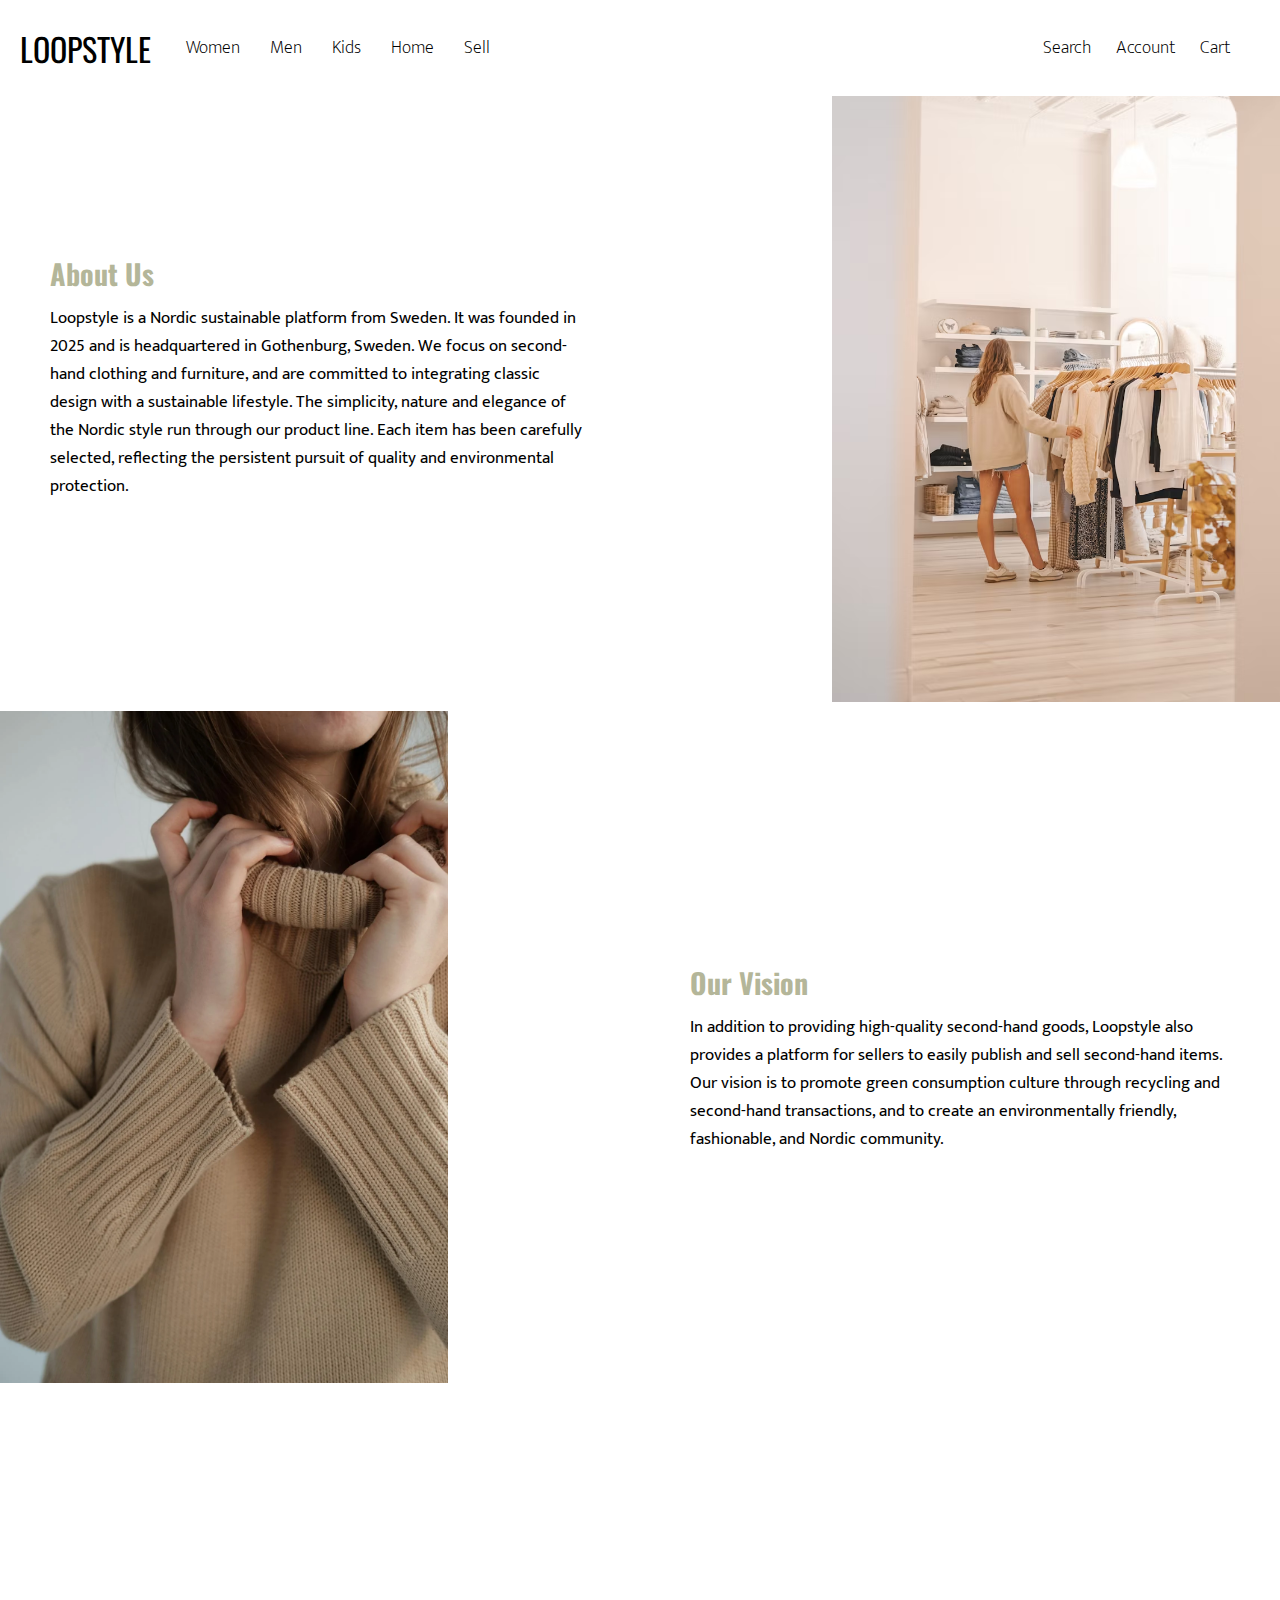
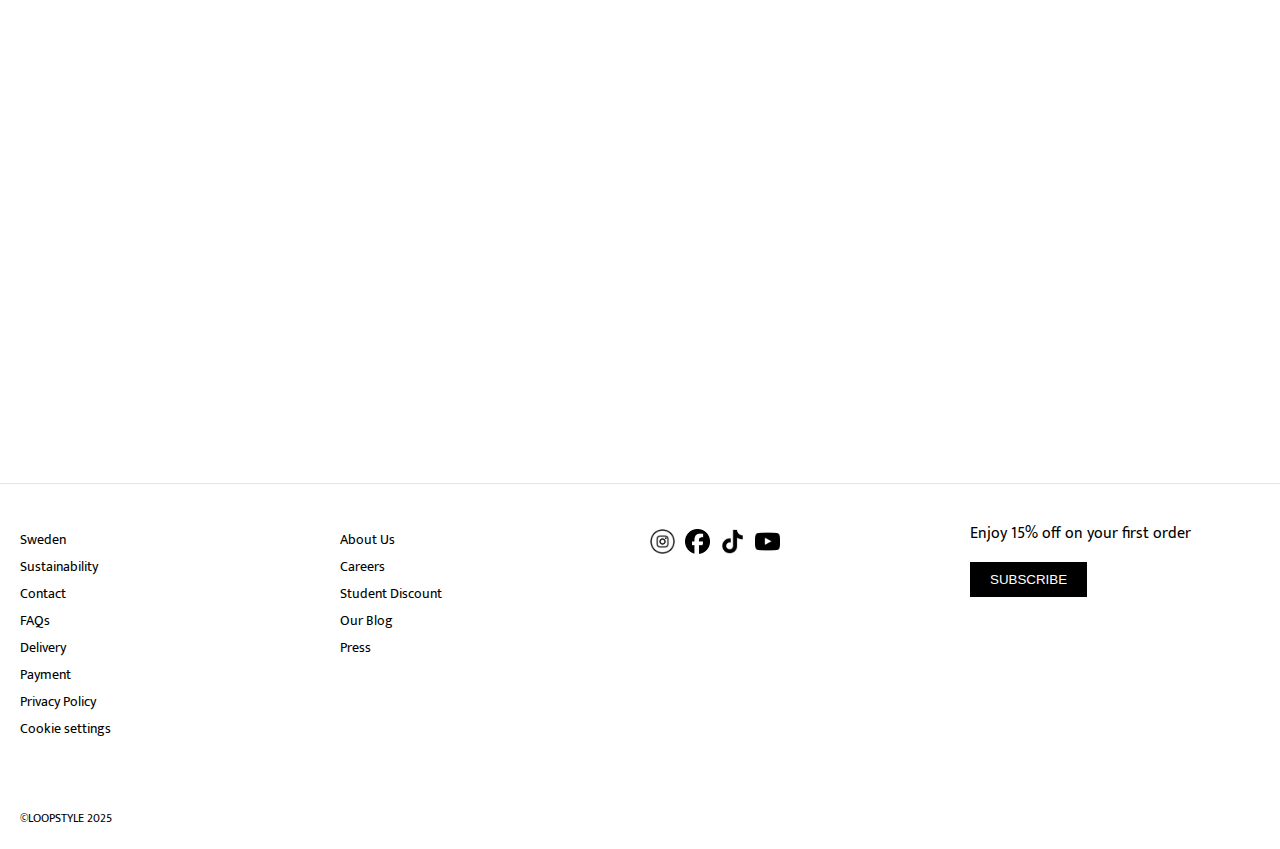
<file: about.html>
<!DOCTYPE html>
<html lang="en">
<head>
    <meta charset="UTF-8">
    <meta name="viewport" content="width=device-width, initial-scale=1.0">
    <title>About Us</title>
    <link rel="stylesheet" href="about.css">
    <script src="index.js" defer></script>
    <link rel="icon" type="image/ico" href="favicon.ico?V=1">
    <link href="https://fonts.googleapis.com/css2?family=Mukta:wght@200;300;400;500;600;700;800&family=Onest:wght@100..900&family=PT+Sans+Caption:wght@400;700&family=Roboto+Flex:opsz,wght@8..144,100..1000&family=Zen+Kaku+Gothic+New&display=swap" rel="stylesheet">
    <link href="https://fonts.googleapis.com/css2?family=Julius+Sans+One&family=Mukta:wght@200;300;400;500;600;700;800&family=Onest:wght@100..900&family=Oswald:wght@200..700&family=PT+Sans+Caption:wght@400;700&family=Quicksand:wght@300..700&family=Roboto+Flex:opsz,wght@8..144,100..1000&family=Zen+Kaku+Gothic+New&display=swap" rel="stylesheet">
</head>

<body>
    <div class="header">
       
        <div class="hamburger" id="left-hamburger">☰</div>
        <a href="index.html" class="logo">LOOPSTYLE</a>
        <div class="right-icon" id="right-hamburger">☰</div>
    
        <nav class="main-nav">
            <ul class="left-nav">
                <li class="dropdown">
                    <a href="women.html" class="light" data-i18n="women">Women</a>
                    <ul class="dropdown-content">
                        <li><a href="women.html">New Arrivals</a></li>
                        <li><a href="#">Dresses</a></li>
                        <li><a href="#">Coats & Jackets</a></li>
                        <li><a href="#">Shirts</a></li>
                        <li><a href="#">Knitwear</a></li>
                        <li><a href="#">Sweatshirts</a></li>
                        <li><a href="#">T-shirts</a></li>
                        <li><a href="#">Jeans</a></li>
                        <li><a href="#">Trousers</a></li>
                        <li><a href="#">Skirts</a></li>
                        <li><a href="#">Accessories</a></li>
                    </ul>
                </li>
                <li class="dropdown">
                    <a href="Men.html" class="light" data-i18n="men">Men</a>
                    <ul class="dropdown-content">
                        <li><a href="Men.html">New Arrivals</a></li>
                        <li><a href="#">Coats & Jackets</a></li>
                        <li><a href="#">Shirts</a></li>
                        <li><a href="#">Knitwear</a></li>
                        <li><a href="#">Sweatshirts</a></li>
                        <li><a href="#">T-shirts</a></li>
                        <li><a href="#">Suits</a></li>
                        <li><a href="#">Jeans</a></li>
                        <li><a href="#">Trousers</a></li>
                        <li><a href="#">Accessories</a></li>
                    </ul>
                </li>
                <li class="dropdown">
                    <a href="Kid.html" class="light" data-i18n="kids">Kids</a>
                    <ul class="dropdown-content">
                        <li><a href="Kid.html">New Arrivals</a></li>
                        <li><a href="#">Coats & Jackets</a></li>
                        <li><a href="#">Knitwear</a></li>
                        <li><a href="#">Sweatshirts</a></li>
                        <li><a href="#">T-shirts</a></li>
                        <li><a href="#">Trousers</a></li>
                    </ul>
                </li>
                <li class="dropdown">
                    <a href="home.html" class="light" data-i18n="home">Home</a>
                    <ul class="dropdown-content">
                        <li><a href="#">Bedroom</a></li>
                        <li><a href="#">Bathroom</a></li>
                        <li><a href="#">Kitchen</a></li>
                        <li><a href="#">Outdoor</a></li>
                        <li><a href="#">Living Room</a></li>
                    </ul>
                </li>
                <li class="dropdown">
                    <a href="sell.html" class="light" data-i18n="sell">Sell</a>
                    <ul class="dropdown-content">
                        <li><a href="sell.html">Sell Your Item</a></li>
                        <li><a href="sell2.html">Our Offline Recycling Places</a></li>
                    </ul>
                </li>
            </ul>
    
            <ul class="right-nav">
                <li class="dropdown">
                    <a href="#" class="light" data-i18n="search">Search</a>
                    <div id="search-box" class="dropdown-content">
                        <input type="text" id="search-input" placeholder="Search here">
                    </div>
                </li>
                <li><a href="account.html" class="light" data-i18n="account">Account</a></li>
                <li><a href="shopping cart.html" class="light" data-i18n="cart">Cart</a></li>
            </ul>
        </nav>
    </div>

    <section>
        <div class="container">
            <div class="text fade">
                <h3 data-i18n="aboutUs">About us</h3>
                <p data-i18n="about">Loopstyle is a Nordic sustainable platform from Sweden. It was founded in 2025 and is headquartered in Gothenburg, Sweden. We focus on second-hand clothing and furniture, and are committed to integrating classic design with a sustainable lifestyle. The simplicity, nature and elegance of the Nordic style run through our product line. Each item has been carefully selected, reflecting the persistent pursuit of quality and environmental protection.</p>
            </div>
            <div class="image-section fade">
                <img src="clothes/shop.avif">
            </div>
            <div class="image-section2 fade">
                <img src="clothes/knitwear.webp">
            </div>
            <div class="text fade">
                <h3 data-i18n="ourVision">Our vision</h3>
                <p data-i18n="vision">In addition to providing high-quality second-hand goods, Loopstyle also provides a platform for sellers to easily publish and sell second-hand items. Our vision is to promote green consumption culture through recycling and second-hand transactions, and to create an environmentally friendly, fashionable, and Nordic community.</p>
            </div>
            <div class="text fade">
                <h3 data-i18n="ourArchive">Our archive</h3>
                <p data-i18n="archive">Each item in our archive tells a story of craftsmanship and care, embodying the core principles of Scandinavian design—simplicity, functionality, and elegance. From clothing to furniture, our archive represents the enduring charm of second-hand goods that are thoughtfully preserved and celebrated. Combine aesthetic grace with sustainable living, all while contributing to a greener, more mindful future.</p>
            </div>
            <div class="image-section3 fade">
                <img src="clothes/clothes.avif">
            </div>
        </div>
    </section>

    <hr id="hr">
    <footer class="footer">
        <div class="footer-content">
            <div class="footer-column">
                <ul>
                    <li><a href="#" data-i18n="sweden">Sweden</a></li>
                    <li><a href="#" data-i18n="sustainability">Sustainability</a></li>
                    <li><a href="#" data-i18n="contact">Contact</a></li>
                    <li><a href="#" data-i18n="faqs">FAQs</a></li>
                    <li><a href="#" data-i18n="delivery">Delivery</a></li>
                    <li><a href="#" data-i18n="payment">Payment</a></li>
                    <li><a href="#" data-i18n="privacyPolicy">Privacy Policy</a></li>
                    <li><a href="#" data-i18n="cookieSettings">Cookie settings</a></li>
                </ul>
            </div>
            <div class="footer-column">
                <ul>                  
                    <li><a href="#" data-i18n="aboutUs">About Us</a></li>
                    <li><a href="#" data-i18n="careers">Careers</a></li>
                    <li><a href="#" data-i18n="studentDiscount">Student Discount</a></li>
                    <li><a href="#" data-i18n="ourBlog">Our Blog</a></li>
                    <li><a href="#" data-i18n="press">Press</a></li> 
                </ul>
            </div>
            
            <div class="footer-column">
                <section class="social-media">
                    <a href="https://www.instagram.com/" target="-blank">
                        <img src="Instagram_logo.png" alt="instagram-icon">
                    </a>
                    <a href="https://www.facebook.com/" target="_blank">
                        <img src="facebook.png" alt="facebook-icon">
                    </a>
                    <a href="https://www.tiktok.com/" target="_blank">
                        <img src="tiktok.png" alt="tiktok-icon">
                    </a>
                    <a href="https://www.youtube.com/" target="_blank">
                        <img src="youtube.webp" alt="youtube-icon">
                    </a>
                </section>
            </div>

            <div class="subscribe">
                <h3 data-i18n="subscribeTitle">Enjoy 15% off on your first order</h3>
                <button class="subscribe-btn" data-i18n=subscribeutton>SUBSCRIBE</button>
            </div>
                <p id="copyright">©LOOPSTYLE 2025</p>
        </div>
    </footer>
    <div id="subscribe-box" class="box">
        <div class="box-content">
            <h2 data-i18n="subscribeSuccess">Thank you for subcribing!</h2>
            <p data-i18n="subscribeMessage">We've sent a confirmation email to you.</p>
            <button id="close-btn">Close</button>
        </div>
    </div>
    <script src="lan.js"></script>
</body>

</html>
</file>
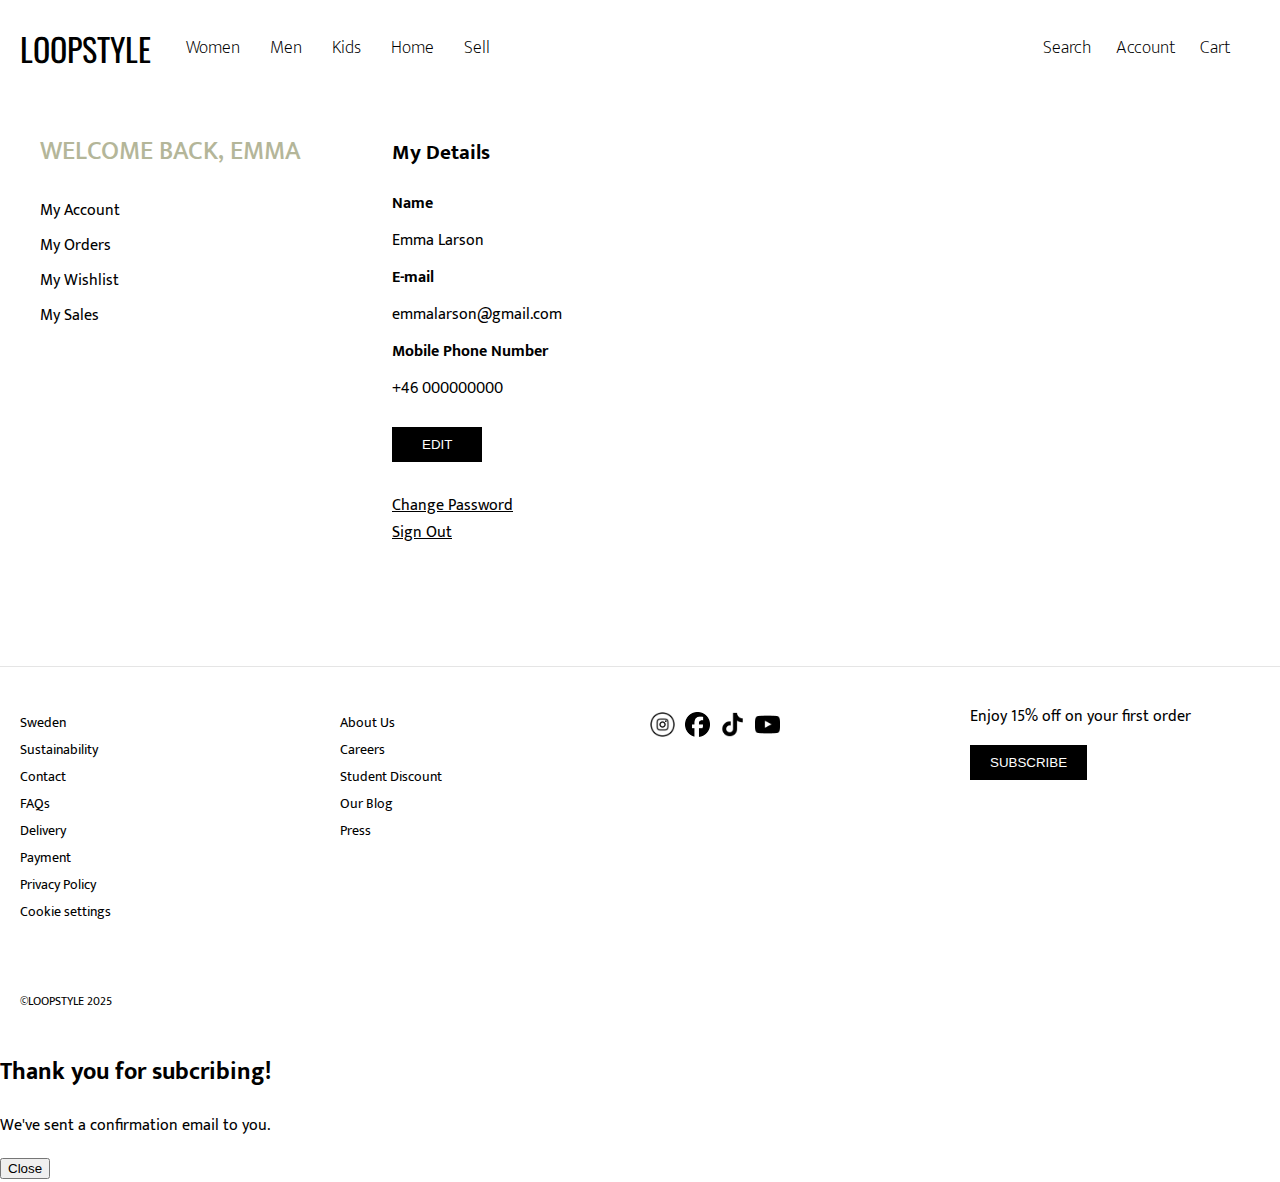
<file: account2.html>
<!DOCTYPE html>
<html lang="en">
<head>
    <meta charset="UTF-8">
    <meta name="viewport" content="width=device-width, initial-scale=1.0">
    <title>My Accoount - LOOPSTYLE</title>
    <link rel="stylesheet" href="account2.css">
    <script src="index.js" defer></script>
    <link rel="icon" type="image/ico" href="favicon.ico?V=1">
    <link href="https://fonts.googleapis.com/css2?family=Mukta:wght@200;300;400;500;600;700;800&family=Onest:wght@100..900&family=PT+Sans+Caption:wght@400;700&family=Roboto+Flex:opsz,wght@8..144,100..1000&family=Zen+Kaku+Gothic+New&display=swap" rel="stylesheet">
    <link href="https://fonts.googleapis.com/css2?family=Julius+Sans+One&family=Mukta:wght@200;300;400;500;600;700;800&family=Onest:wght@100..900&family=Oswald:wght@200..700&family=PT+Sans+Caption:wght@400;700&family=Quicksand:wght@300..700&family=Roboto+Flex:opsz,wght@8..144,100..1000&family=Zen+Kaku+Gothic+New&display=swap" rel="stylesheet">
</head>

<body>
    <div class="header">
       
        <div class="hamburger" id="left-hamburger">☰</div>
        <a href="index.html" class="logo">LOOPSTYLE</a>
        <div class="right-icon" id="right-hamburger">☰</div>
    
        <nav class="main-nav">
            <ul class="left-nav">
                <li class="dropdown">
                    <a href="women.html" class="light">Women</a>
                    <ul class="dropdown-content">
                        <li><a href="women.html">New Arrivals</a></li>
                        <li><a href="#">Dresses</a></li>
                        <li><a href="#">Coats & Jackets</a></li>
                        <li><a href="#">Shirts</a></li>
                        <li><a href="#">Knitwear</a></li>
                        <li><a href="#">Sweatshirts</a></li>
                        <li><a href="#">T-shirts</a></li>
                        <li><a href="#">Jeans</a></li>
                        <li><a href="#">Trousers</a></li>
                        <li><a href="#">Skirts</a></li>
                        <li><a href="#">Accessories</a></li>
                    </ul>
                </li>
                <li class="dropdown">
                    <a href="Men.html" class="light">Men</a>
                    <ul class="dropdown-content">
                        <li><a href="Men.html">New Arrivals</a></li>
                        <li><a href="#">Coats & Jackets</a></li>
                        <li><a href="#">Shirts</a></li>
                        <li><a href="#">Knitwear</a></li>
                        <li><a href="#">Sweatshirts</a></li>
                        <li><a href="#">T-shirts</a></li>
                        <li><a href="#">Suits</a></li>
                        <li><a href="#">Jeans</a></li>
                        <li><a href="#">Trousers</a></li>
                        <li><a href="#">Accessories</a></li>
                    </ul>
                </li>
                <li class="dropdown">
                    <a href="Kid.html" class="light">Kids</a>
                    <ul class="dropdown-content">
                        <li><a href="Kid.html">New Arrivals</a></li>
                        <li><a href="#">Coats & Jackets</a></li>
                        <li><a href="#">Knitwear</a></li>
                        <li><a href="#">Sweatshirts</a></li>
                        <li><a href="#">T-shirts</a></li>
                        <li><a href="#">Trousers</a></li>
                    </ul>
                </li>
                <li class="dropdown">
                    <a href="home.html" class="light">Home</a>
                    <ul class="dropdown-content">
                        <li><a href="#">Bedroom</a></li>
                        <li><a href="#">Bathroom</a></li>
                        <li><a href="#">Kitchen</a></li>
                        <li><a href="#">Outdoor</a></li>
                        <li><a href="#">Living Room</a></li>
                    </ul>
                </li>
                <li class="dropdown">
                    <a href="sell.html" class="light">Sell</a>
                    <ul class="dropdown-content">
                        <li><a href="sell.html">Sell Your Item</a></li>
                        <li><a href="sell2.html">Our Offline Recycling Places</a></li>
                    </ul>
                </li>
            </ul>
    
            <ul class="right-nav">
                <li class="dropdown">
                    <a href="#" class="light">Search</a>
                    <div id="search-box" class="dropdown-content">
                        <input type="text" placeholder="Search here">
                    </div>
                </li>
                <li><a href="account.html" class="light">Account</a></li>
                <li><a href="#" class="light">Cart</a></li>
            </ul>
        </nav>
    </div>

    <section class="container">
        <div class="sidebar">
            <h2>WELCOME BACK, EMMA</h2>
            <a href="#">My Account</a>
            <a href="#">My Orders</a>
            <a href="#">My Wishlist</a>
            <a href="#">My Sales</a>
        </div>

        <div class="details">
            <div class="info">
            <h3>My Details</h3>
            <div>
                <label>Name</label>
                <P>Emma Larson</P>
            </div>
            <div>
                <label>E-mail</label>
                <p>emmalarson@gmail.com</p>
            </div>
            <div>
                <label>Mobile Phone Number</label>
                <p>+46 000000000</p>
            </div>
            <button>EDIT</button>
            </div>

            <div class="link-section">
                <a href="#">Change Password</a>
                <a href="index.html">Sign Out</a>
            </div>
        </div>
    </section>
    
    <hr id="hr">
    <footer class="footer">
        <div class="footer-content">
            <div class="footer-column">
                <ul>
                    <li><a href="">Sweden</a></li>
                    <li><a href="#">Sustainability</a></li>
                    <li><a href="#">Contact</a></li>
                    <li><a href="#">FAQs</a></li>
                    <li><a href="#">Delivery</a></li>
                    <li><a href="#">Payment</a></li>
                    <li><a href="#">Privacy Policy</a></li>
                    <li><a href="#">Cookie settings</a></li>
                </ul>
            </div>
            <div class="footer-column">
                <ul>                  
                    <li><a href="">About Us</a></li>
                    <li><a href="#">Careers</a></li>
                    <li><a href="#">Student Discount</a></li>
                    <li><a href="#">Our Blog</a></li>
                    <li><a href="#">Press</a></li> 
                </ul>
            </div>
            
            <div class="footer-column">
                <section class="social-media">
                    <a href="https://www.instagram.com/" target="-blank">
                        <img src="Instagram_logo.png" alt="instagram-icon">
                    </a>
                    <a href="https://www.facebook.com/" target="_blank">
                        <img src="facebook.png" alt="facebook-icon">
                    </a>
                    <a href="https://www.tiktok.com/" target="_blank">
                        <img src="tiktok.png" alt="tiktok-icon">
                    </a>
                    <a href="https://www.youtube.com/" target="_blank">
                        <img src="youtube.webp" alt="youtube-icon">
                    </a>
                </section>
            </div>

            <div class="subscribe">
                <h3>Enjoy 15% off on your first order</h3>
                <button>SUBSCRIBE</button>
            </div>
                <p id="copyright">©LOOPSTYLE 2025</p>
        </div>
    </footer>
    <div id="subscribe-box" class="box">
        <div class="box-content">
            <h2 data-i18n="subscribeSuccess">Thank you for subcribing!</h2>
            <p data-i18n="subscribeMessage">We've sent a confirmation email to you.</p>
            <button id="close-btn">Close</button>
        </div>
    </div>
</body>

</html>
</file>
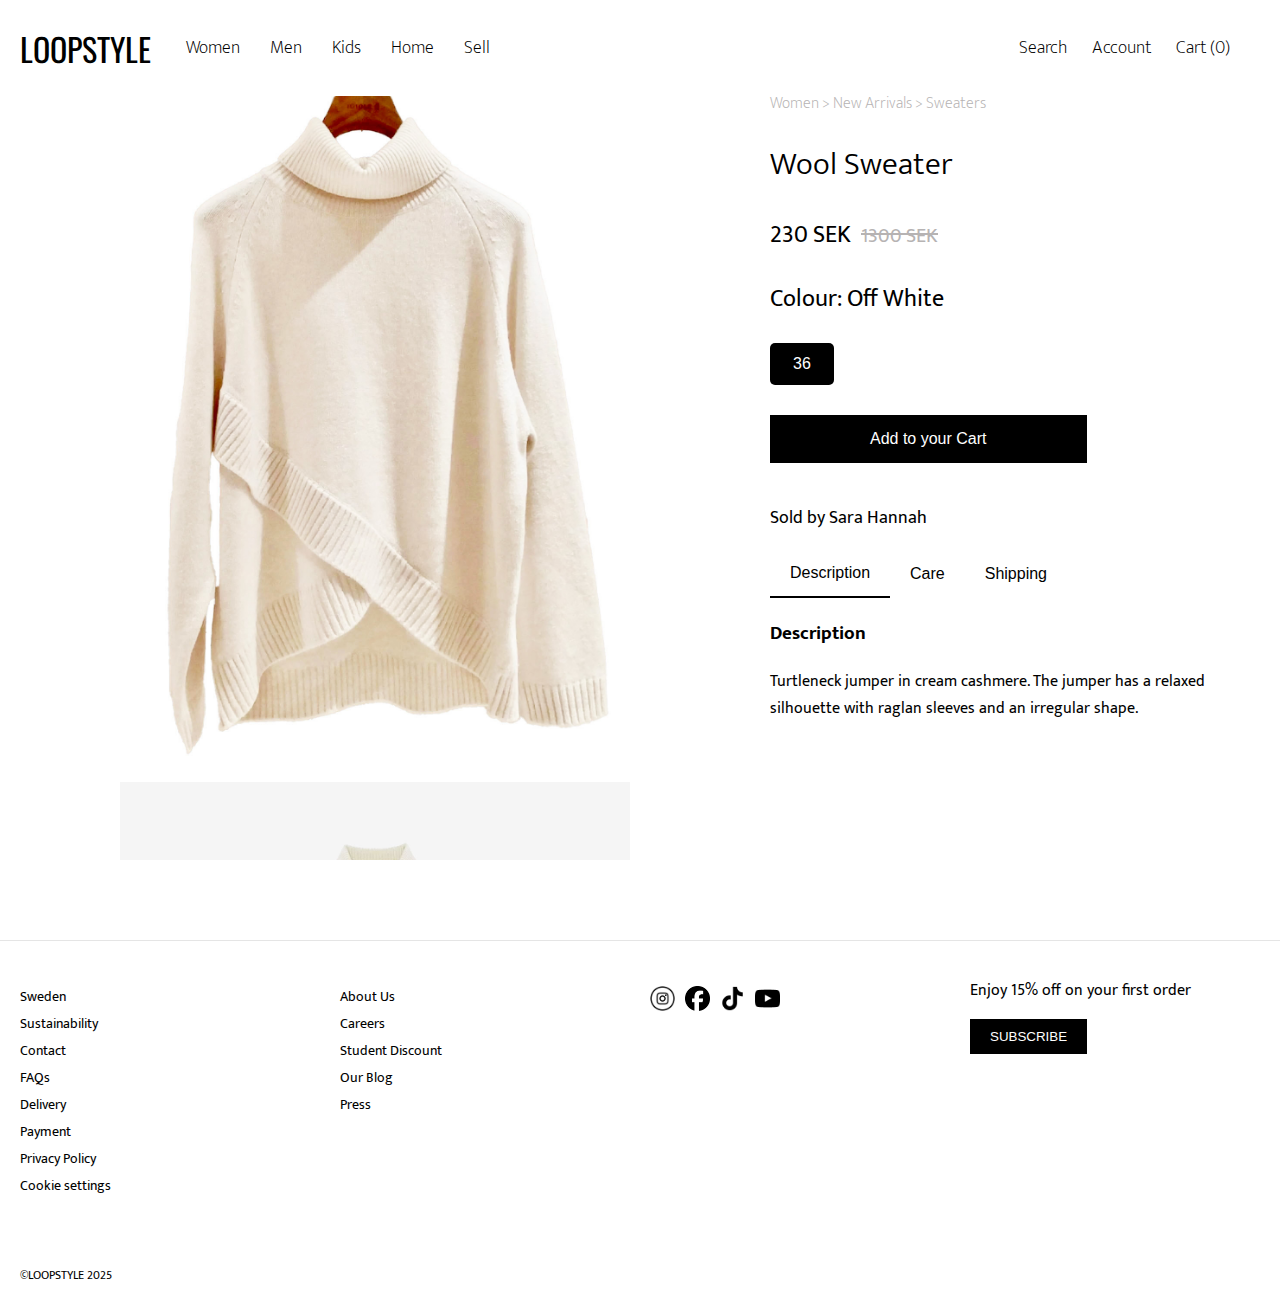
<file: detail.html>
<!DOCTYPE html>
<html lang="en">
<head>
    <meta charset="UTF-8">
    <meta name="viewport" content="width=device-width, initial-scale=1.0">
    <title>Clothing Detail</title>
    <link rel="stylesheet" href="detail.css">
    <script src="index.js" defer></script>
    <link rel="icon" type="image/ico" href="favicon.ico?V=1">
    <link href="https://fonts.googleapis.com/css2?family=Mukta:wght@200;300;400;500;600;700;800&family=Onest:wght@100..900&family=PT+Sans+Caption:wght@400;700&family=Roboto+Flex:opsz,wght@8..144,100..1000&family=Zen+Kaku+Gothic+New&display=swap" rel="stylesheet">
    <link href="https://fonts.googleapis.com/css2?family=Julius+Sans+One&family=Mukta:wght@200;300;400;500;600;700;800&family=Onest:wght@100..900&family=Oswald:wght@200..700&family=PT+Sans+Caption:wght@400;700&family=Quicksand:wght@300..700&family=Roboto+Flex:opsz,wght@8..144,100..1000&family=Zen+Kaku+Gothic+New&display=swap" rel="stylesheet">
</head>

<body>
    <div class="header">
       
        <div class="hamburger" id="left-hamburger">☰</div>
        <a href="index.html" class="logo">LOOPSTYLE</a>
        <div class="right-icon" id="right-hamburger">☰</div>
    
        <nav class="main-nav">
            <ul class="left-nav">
                <li class="dropdown">
                    <a href="women.html" class="light">Women</a>
                    <ul class="dropdown-content">
                        <li><a href="women.html">New Arrivals</a></li>
                        <li><a href="#">Dresses</a></li>
                        <li><a href="#">Coats & Jackets</a></li>
                        <li><a href="#">Shirts</a></li>
                        <li><a href="#">Knitwear</a></li>
                        <li><a href="#">Sweatshirts</a></li>
                        <li><a href="#">T-shirts</a></li>
                        <li><a href="#">Jeans</a></li>
                        <li><a href="#">Trousers</a></li>
                        <li><a href="#">Skirts</a></li>
                        <li><a href="#">Accessories</a></li>
                    </ul>
                </li>
                <li class="dropdown">
                    <a href="Men.html" class="light">Men</a>
                    <ul class="dropdown-content">
                        <li><a href="Men.html">New Arrivals</a></li>
                        <li><a href="#">Coats & Jackets</a></li>
                        <li><a href="#">Shirts</a></li>
                        <li><a href="#">Knitwear</a></li>
                        <li><a href="#">Sweatshirts</a></li>
                        <li><a href="#">T-shirts</a></li>
                        <li><a href="#">Suits</a></li>
                        <li><a href="#">Jeans</a></li>
                        <li><a href="#">Trousers</a></li>
                        <li><a href="#">Accessories</a></li>
                    </ul>
                </li>
                <li class="dropdown">
                    <a href="Kid.html" class="light">Kids</a>
                    <ul class="dropdown-content">
                        <li><a href="Kid.html">New Arrivals</a></li>
                        <li><a href="#">Coats & Jackets</a></li>
                        <li><a href="#">Knitwear</a></li>
                        <li><a href="#">Sweatshirts</a></li>
                        <li><a href="#">T-shirts</a></li>
                        <li><a href="#">Trousers</a></li>
                    </ul>
                </li>
                <li class="dropdown">
                    <a href="home.html" class="light">Home</a>
                    <ul class="dropdown-content">
                        <li><a href="#">Bedroom</a></li>
                        <li><a href="#">Bathroom</a></li>
                        <li><a href="#">Kitchen</a></li>
                        <li><a href="#">Outdoor</a></li>
                        <li><a href="#">Living Room</a></li>
                    </ul>
                </li>
                <li class="dropdown">
                    <a href="#" class="light">Sell</a>
                    <ul class="dropdown-content">
                        <li><a href="sell.html">Sell Your Item</a></li>
                        <li><a href="sell2.html">Our Offline Recycling Places</a></li>
                    </ul>
                </li>
            </ul>
    
            <ul class="right-nav">
                <li class="dropdown">
                    <a href="#" class="light">Search</a>
                    <div id="search-box" class="dropdown-content">
                        <input type="text" placeholder="Search here">
                    </div>
                </li>
                <li><a href="account.html" class="light">Account</a></li>
                <li><a href="shopping cart.html" class="light">Cart</a></li>
            </ul>
        </nav>
    </div>

    <section class="product-container">
        <div class="product-image">
            <div class="all-images">
               <img src="clothes/694.jpg" alt="image-1">
               <img src="clothes/585.jpg" alt="image-2">
               <img src="clothes/584.jpg" alt="image-3">
            </div>
        </div>

        <div class="product-details">
            <a href="women.html" class="category">Women > New Arrivals > Sweaters</a>
            <h1>Wool Sweater</h1>
            <p class="price">
                230 SEK<span class="original-price">1300 SEK</span>
            </p>
            <p class="colour">
                Colour:<span> Off White</span>
            </p>

            <div class="size">
                <button class="size-btn">36</button>
            </div>

            <button class="bag" onclick="addToCart(
                'wool-sweater', 
                'Wool Sweater',
                230,
                'clothes/585.jpg'
                )">Add to your Cart</button>
            
            <div class="seller">
                <p>Sold by Sara Hannah</p>
            </div>

            <div class="tabs">
                <button class="tabbtn active" onclick="openTab(event, 'description')">Description</button>
                <button class="tabbtn" onclick="openTab(event, 'care')">Care</button>
                <button class="tabbtn" onclick="openTab(event, 'shipping')">Shipping</button>
            </div>

            <div id="description" class="tabcontent" style="display: block;">
                <h3>Description</h3>
                <p>Turtleneck jumper in cream cashmere. The jumper has a relaxed silhouette with raglan sleeves and an irregular shape.</p>
            </div>

            <div id="care" class="tabcontent" style="display: none;">
                <h3>Care</h3>
                <p>Composition: 100% cashmere (exclusive of elastic)</p>
                <p>Professional dry cleaning only</p>
            </div>

            <div id="shipping" class="tabcontent" style="display: none;">
                <h3>Shipping</h3>
                <p>Free shipping on orders over 300 SEK</p>
                <a href="#" class="policy">This product is not refundable or exchangeable</a>
            </div>
        </div>
    </section> 


    <hr id="hr">
    
    <footer class="footer">
        <div class="footer-content">
            <div class="footer-column">
                <ul>
                    <li><a href="">Sweden</a></li>
                    <li><a href="#">Sustainability</a></li>
                    <li><a href="#">Contact</a></li>
                    <li><a href="#">FAQs</a></li>
                    <li><a href="#">Delivery</a></li>
                    <li><a href="#">Payment</a></li>
                    <li><a href="#">Privacy Policy</a></li>
                    <li><a href="#">Cookie settings</a></li>
                </ul>
            </div>
            <div class="footer-column">
                <ul>                  
                    <li><a href="">About Us</a></li>
                    <li><a href="#">Careers</a></li>
                    <li><a href="#">Student Discount</a></li>
                    <li><a href="#">Our Blog</a></li>
                    <li><a href="#">Press</a></li> 
                </ul>
            </div>
            
            <div class="footer-column">
                <section class="social-media">
                    <a href="https://www.instagram.com/" target="-blank">
                        <img src="Instagram_logo.png" alt="instagram-icon">
                    </a>
                    <a href="https://www.facebook.com/" target="_blank">
                        <img src="facebook.png" alt="facebook-icon">
                    </a>
                    <a href="https://www.tiktok.com/" target="_blank">
                        <img src="tiktok.png" alt="tiktok-icon">
                    </a>
                    <a href="https://www.youtube.com/" target="_blank">
                        <img src="youtube.webp" alt="youtube-icon">
                    </a>
                </section>
            </div>

            <div class="subscribe">
                <h3>Enjoy 15% off on your first order</h3>
                <button class="subscribe-btn">SUBSCRIBE</button>
            </div>

            <div id="subscribe-box" class="box">
                <div class="box-content">
                    <h2>Thank you for subcribing!</h2>
                    <p>We've sent a confirmation email to you.</p>
                    <button id="close-btn">Close</button>
                </div>
            </div>
                <p id="copyright">©LOOPSTYLE 2025</p>
        </div>
    </footer>
    
    <script src="script.js"></script>
</body>

</html>
</file>
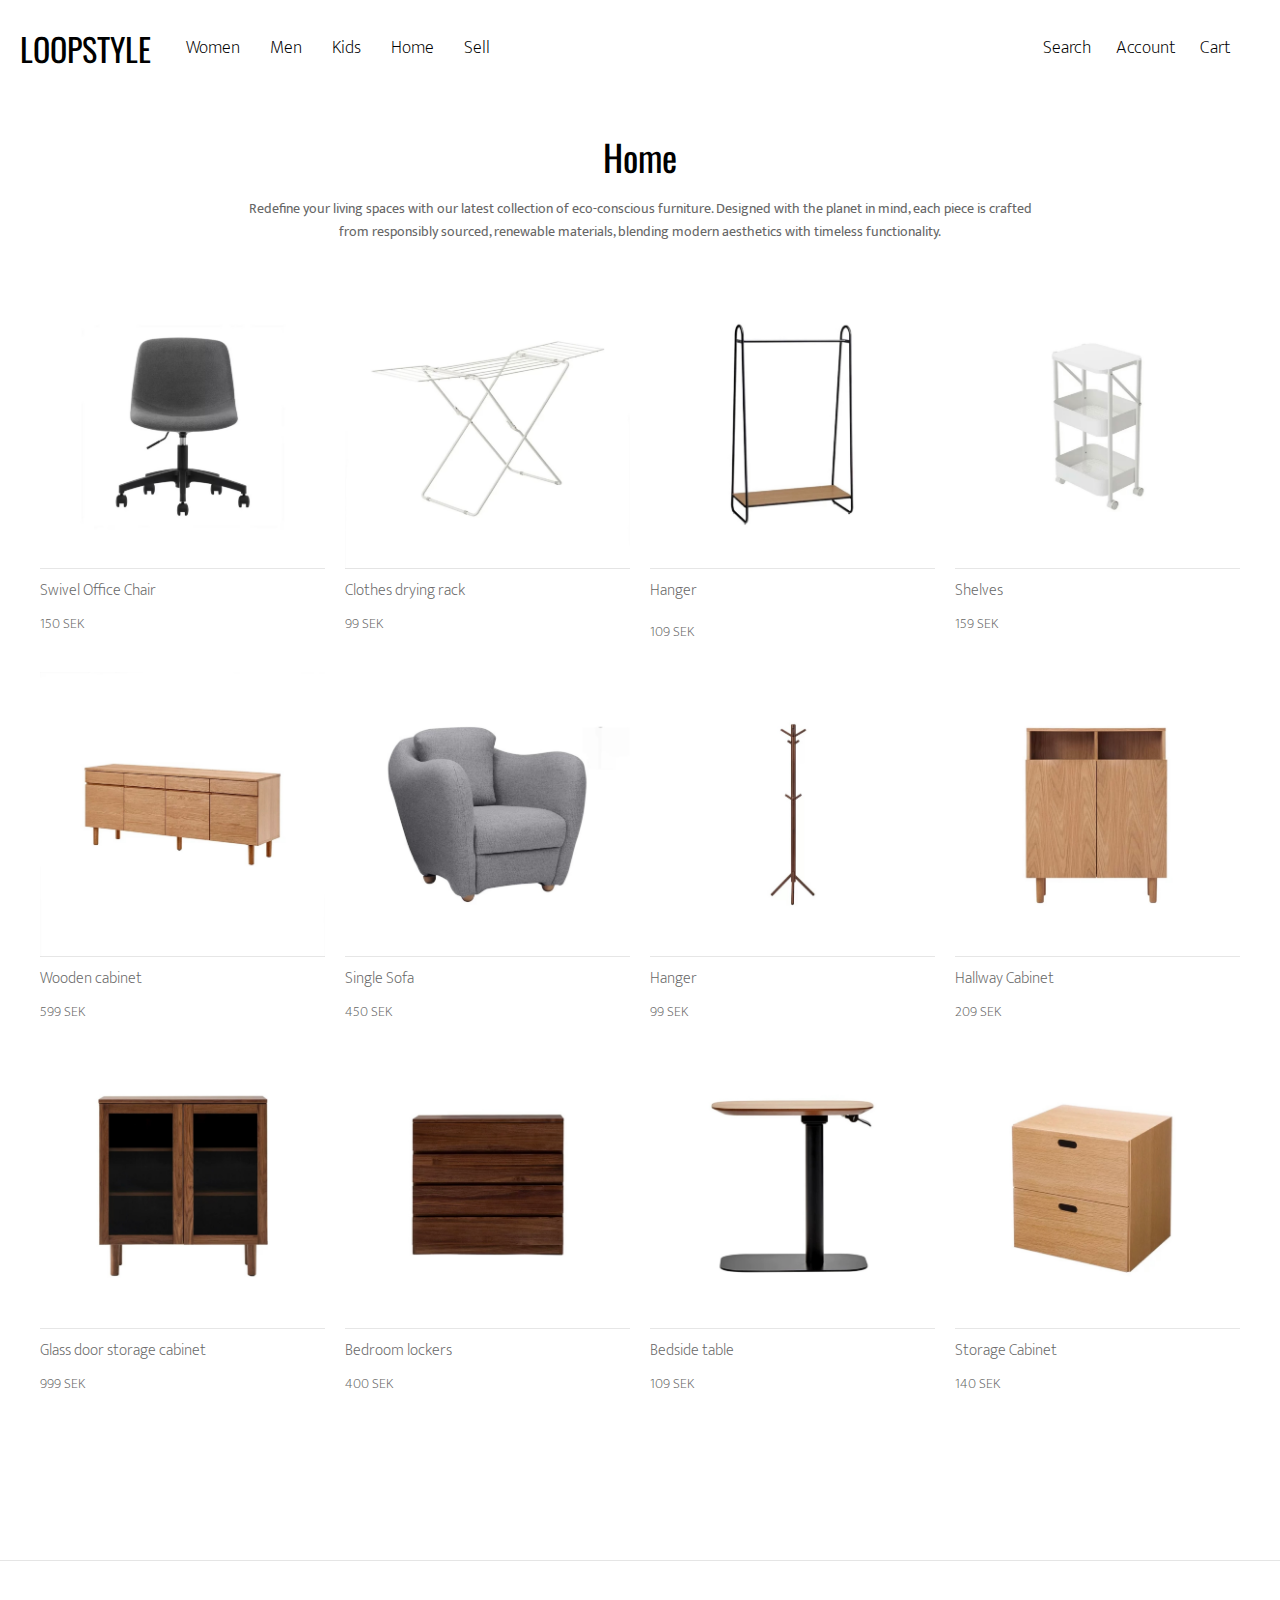
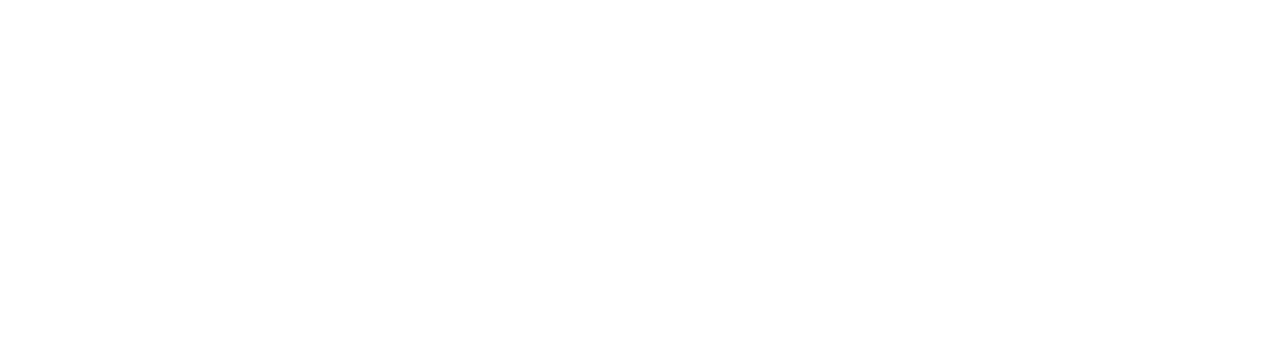
<file: home.html>
<!DOCTYPE html>
<html lang="en">
<head>
    <meta charset="UTF-8">
    <meta name="viewport" content="width=device-width, initial-scale=1.0">
    <title>Sustainable Furniture - LOOPSTYLE</title>
    <link rel="stylesheet" href="home.css">
    <script src="index.js" defer></script>
    <link rel="icon" type="image/ico" href="favicon.ico?V=1">
    <link href="https://fonts.googleapis.com/css2?family=Mukta:wght@200;300;400;500;600;700;800&family=Onest:wght@100..900&family=PT+Sans+Caption:wght@400;700&family=Roboto+Flex:opsz,wght@8..144,100..1000&family=Zen+Kaku+Gothic+New&display=swap" rel="stylesheet">
    <link href="https://fonts.googleapis.com/css2?family=Julius+Sans+One&family=Mukta:wght@200;300;400;500;600;700;800&family=Onest:wght@100..900&family=Oswald:wght@200..700&family=PT+Sans+Caption:wght@400;700&family=Quicksand:wght@300..700&family=Roboto+Flex:opsz,wght@8..144,100..1000&family=Zen+Kaku+Gothic+New&display=swap" rel="stylesheet">
</head>

<body>
    <div class="header">
       
        <div class="hamburger" id="left-hamburger">☰</div>
        <a href="index.html" class="logo">LOOPSTYLE</a>
        <div class="right-icon" id="right-hamburger">☰</div>
    
        <nav class="main-nav">
            <ul class="left-nav">
                <li class="dropdown">
                    <a href="women.html" class="light" data-i18n="women">Women</a>
                    <ul class="dropdown-content">
                        <li><a href="women.html">New Arrivals</a></li>
                        <li><a href="#">Dresses</a></li>
                        <li><a href="#">Coats & Jackets</a></li>
                        <li><a href="#">Shirts</a></li>
                        <li><a href="#">Knitwear</a></li>
                        <li><a href="#">Sweatshirts</a></li>
                        <li><a href="#">T-shirts</a></li>
                        <li><a href="#">Jeans</a></li>
                        <li><a href="#">Trousers</a></li>
                        <li><a href="#">Skirts</a></li>
                        <li><a href="#">Accessories</a></li>
                    </ul>
                </li>
                <li class="dropdown">
                    <a href="Men.html" class="light" data-i18n="men">Men</a>
                    <ul class="dropdown-content">
                        <li><a href="Men.html">New Arrivals</a></li>
                        <li><a href="#">Coats & Jackets</a></li>
                        <li><a href="#">Shirts</a></li>
                        <li><a href="#">Knitwear</a></li>
                        <li><a href="#">Sweatshirts</a></li>
                        <li><a href="#">T-shirts</a></li>
                        <li><a href="#">Suits</a></li>
                        <li><a href="#">Jeans</a></li>
                        <li><a href="#">Trousers</a></li>
                        <li><a href="#">Accessories</a></li>
                    </ul>
                </li>
                <li class="dropdown">
                    <a href="Kid.html" class="light" data-i18n="kids">Kids</a>
                    <ul class="dropdown-content">
                        <li><a href="Kid.html">New Arrivals</a></li>
                        <li><a href="#">Coats & Jackets</a></li>
                        <li><a href="#">Knitwear</a></li>
                        <li><a href="#">Sweatshirts</a></li>
                        <li><a href="#">T-shirts</a></li>
                        <li><a href="#">Trousers</a></li>
                    </ul>
                </li>
                <li class="dropdown">
                    <a href="home.html" class="light" data-i18n="home">Home</a>
                    <ul class="dropdown-content">
                        <li><a href="#">Bedroom</a></li>
                        <li><a href="#">Bathroom</a></li>
                        <li><a href="#">Kitchen</a></li>
                        <li><a href="#">Outdoor</a></li>
                        <li><a href="#">Living Room</a></li>
                    </ul>
                </li>
                <li class="dropdown">
                    <a href="sell.html" class="light" data-i18n="sell">Sell</a>
                    <ul class="dropdown-content">
                        <li><a href="sell.html">Sell Your Item</a></li>
                        <li><a href="sell2.html">Our Offline Recycling Places</a></li>
                    </ul>
                </li>
            </ul>
    
            <ul class="right-nav">
                <li class="dropdown">
                    <a href="#" class="light" data-i18n="search">Search</a>
                    <div id="search-box" class="dropdown-content">
                        <input type="text" id="search-input" placeholder="Search here">
                    </div>
                </li>
                <li><a href="account.html" class="light" data-i18n="account">Account</a></li>
                <li><a href="shopping cart.html" class="light" data-i18n="cart">Cart</a></li>
            </ul>
        </nav>
    </div>
    
    <section class="main-content">
        <div class="new-arrivals-intro">
            <h2 data-i18n="home">Home</h2>
            <p data-i18n="homes">
                Redefine your living spaces with our latest collection of eco-conscious furniture. Designed with the planet in mind, each piece is crafted from responsibly sourced, renewable materials, blending modern aesthetics with timeless functionality.
            </p>
        </div>
        </section>
        <div class="product-grid fade">
            <div class="product-item">
                <img src="clothes/WechatIMG690.jpg" alt="Product 1">
                <h3>Swivel Office Chair</h3>
                <p>150 SEK</p>
            </div>
            <div class="product-item">
                <img src="clothes/WechatIMG679.jpg" alt="Product 2">
                <h3>Clothes drying rack</h3>
                <p>99 SEK</p>
            </div>
            <div class="product-item">
                <img src="clothes/WechatIMG680.jpg" alt="Product 3">
                <h3>Hanger<h3>
                <p>109 SEK</p>
            </div>
            <div class="product-item">
                <img src="clothes/WechatIMG681.jpg" alt="Product 4">
                <h3>Shelves</h3>
                <p>159 SEK</p>
            </div>
            <div class="product-item">
                <img src="clothes/WechatIMG682.jpg"  alt="Product 5">
                <h3>Wooden cabinet</h3>
                <p>599 SEK</p>
            </div>
            <div class="product-item">
                <img src="clothes/WechatIMG683.jpg" alt="Product 6">
                <h3>Single Sofa</h3>
                <p>450 SEK</p>
            </div>
            <div class="product-item">
                <img src="clothes/WechatIMG684.jpg" alt="Product 7">
                <h3>Hanger</h3>
                <p>99 SEK</p>
            </div>
            <div class="product-item">
                <img src="clothes/WechatIMG685.jpg" alt="Product 8">
                <h3>Hallway Cabinet</h3>
                <p>209 SEK</p>
            </div>
            <div class="product-item">
                <img src="clothes/WechatIMG686.jpg" alt="Product 9">
                <h3>Glass door storage cabinet</h3>
                <p>999 SEK</p>
            </div>
            <div class="product-item">
                <img src="clothes/WechatIMG687.jpg" alt="Product 10">
                <h3>Bedroom lockers</h3>
                <p>400 SEK</p>  
            </div>
            <div class="product-item">
                <img src="clothes/WechatIMG688.jpg" alt="Product 11">
                <h3>Bedside table</h3>
                <p>109 SEK</p>
            </div>
            <div class="product-item">
                <img src="clothes/WechatIMG689.jpg" alt="Product 12">
                <h3>Storage Cabinet</h3>
                <p>140 SEK</p>
            </div>
        </div>
    </section>


    <div class="view-more-container fade">
        <a href="#" class="view-more" data-i18n="viewMore">VIEW MORE</a>
    </div>

    <hr id="hr">
    <footer class="footer fade">
        <div class="footer-content">
            <div class="footer-column">
                <ul>
                    <li><a href="#" data-i18n="sweden">Sweden</a></li>
                    <li><a href="#" data-i18n="sustainability">Sustainability</a></li>
                    <li><a href="#" data-i18n="contact">Contact</a></li>
                    <li><a href="#" data-i18n="faqs">FAQs</a></li>
                    <li><a href="#" data-i18n="delivery">Delivery</a></li>
                    <li><a href="#" data-i18n="payment">Payment</a></li>
                    <li><a href="#" data-i18n="privacyPolicy">Privacy Policy</a></li>
                    <li><a href="#" data-i18n="cookieSettings">Cookie settings</a></li>
                </ul>
            </div>
            <div class="footer-column">
                <ul>                  
                    <li><a href="#" data-i18n="aboutUs">About Us</a></li>
                    <li><a href="#" data-i18n="careers">Careers</a></li>
                    <li><a href="#" data-i18n="studentDiscount">Student Discount</a></li>
                    <li><a href="#" data-i18n="ourBlog">Our Blog</a></li>
                    <li><a href="#" data-i18n="press">Press</a></li> 
                </ul>
            </div>
            
            <div class="footer-column">
                <section class="social-media">
                    <a href="https://www.instagram.com/" target="-blank">
                        <img src="Instagram_logo.png" alt="instagram-icon">
                    </a>
                    <a href="https://www.facebook.com/" target="_blank">
                        <img src="facebook.png" alt="facebook-icon">
                    </a>
                    <a href="https://www.tiktok.com/" target="_blank">
                        <img src="tiktok.png" alt="tiktok-icon">
                    </a>
                    <a href="https://www.youtube.com/" target="_blank">
                        <img src="youtube.webp" alt="youtube-icon">
                    </a>
                </section>
            </div>

            <div class="subscribe">
                <h3 data-i18n="subscribeTitle">Enjoy 15% off on your first order</h3>
                <button class="subscribe-btn" data-i18n=subscribeutton>SUBSCRIBE</button>
            </div>
                <p id="copyright">©LOOPSTYLE 2025</p>
        </div>
    </footer>
    <div id="subscribe-box" class="box">
        <div class="box-content">
            <h2 data-i18n="subscribeSuccess">Thank you for subcribing!</h2>
            <p data-i18n="subscribeMessage">We've sent a confirmation email to you.</p>
            <button id="close-btn">Close</button>
        </div>
    </div>
    <script src="lan.js"></script>
</body>

</html>
</file>
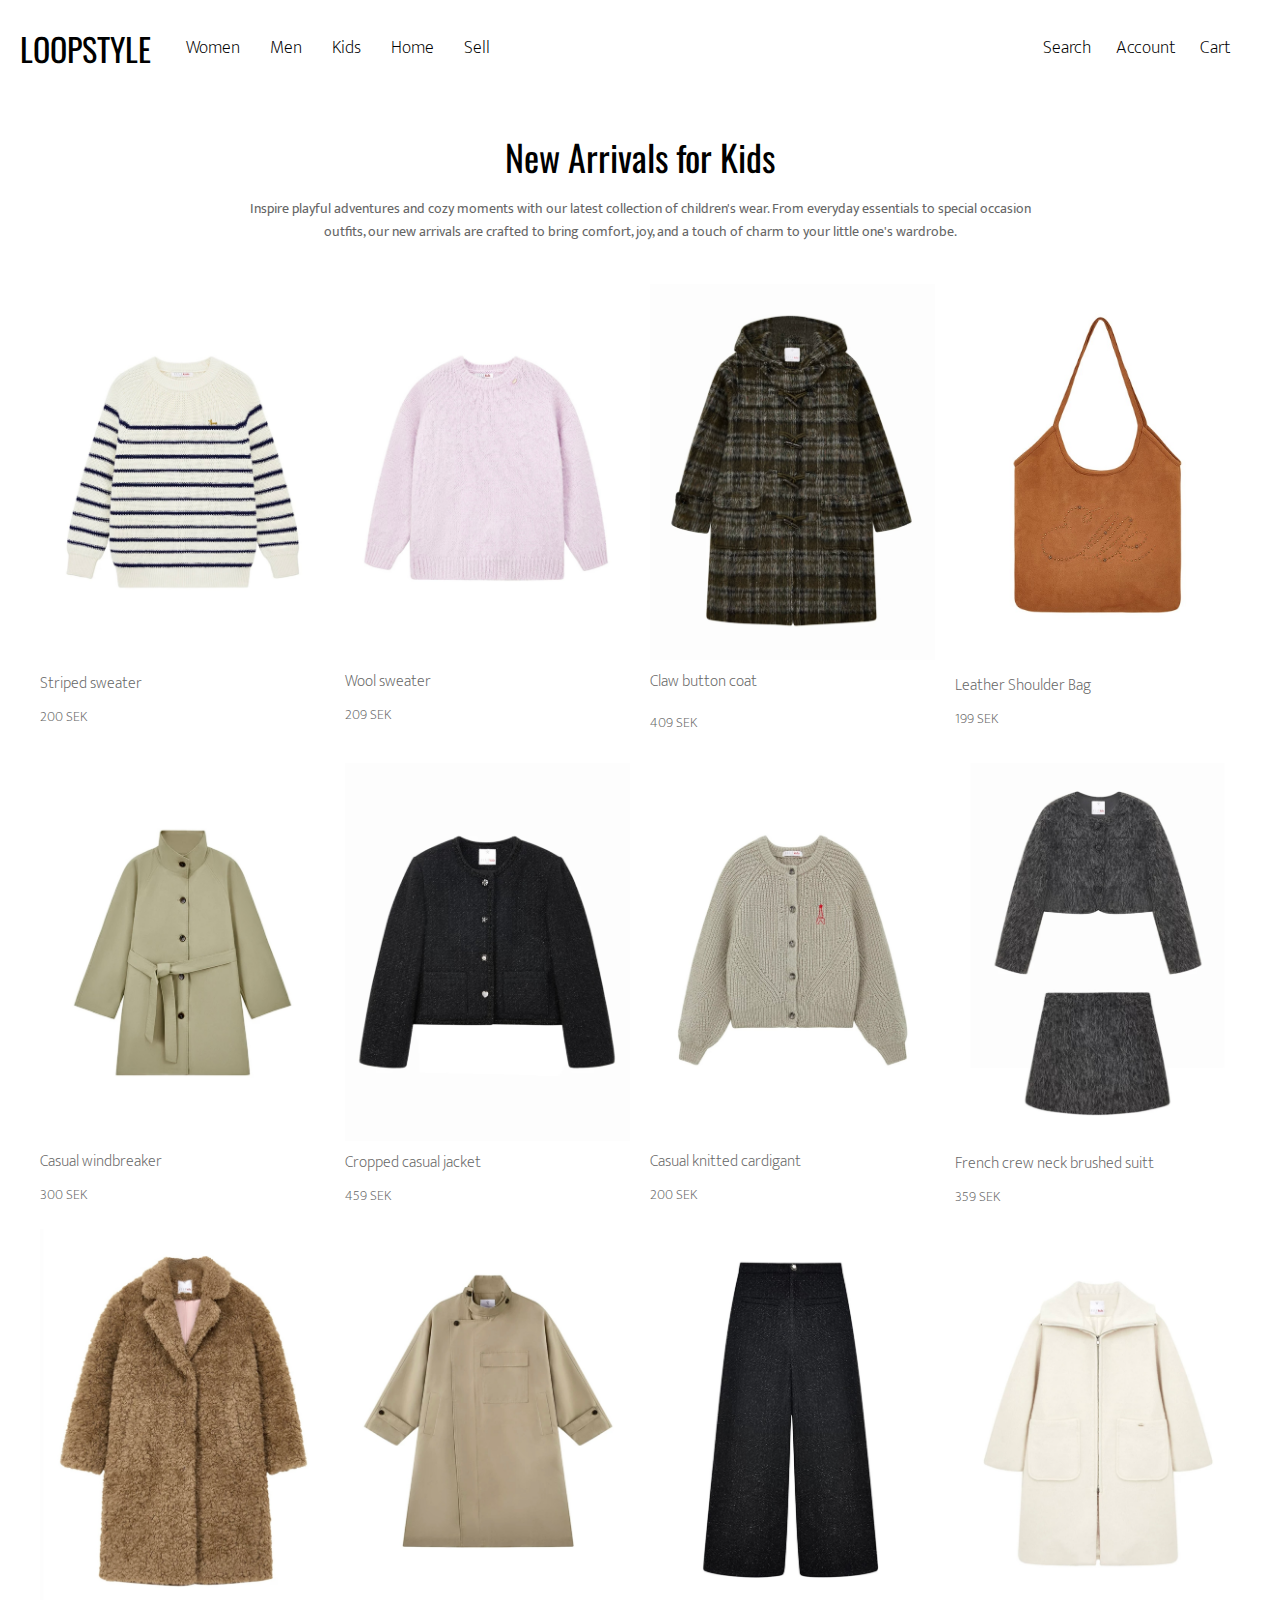
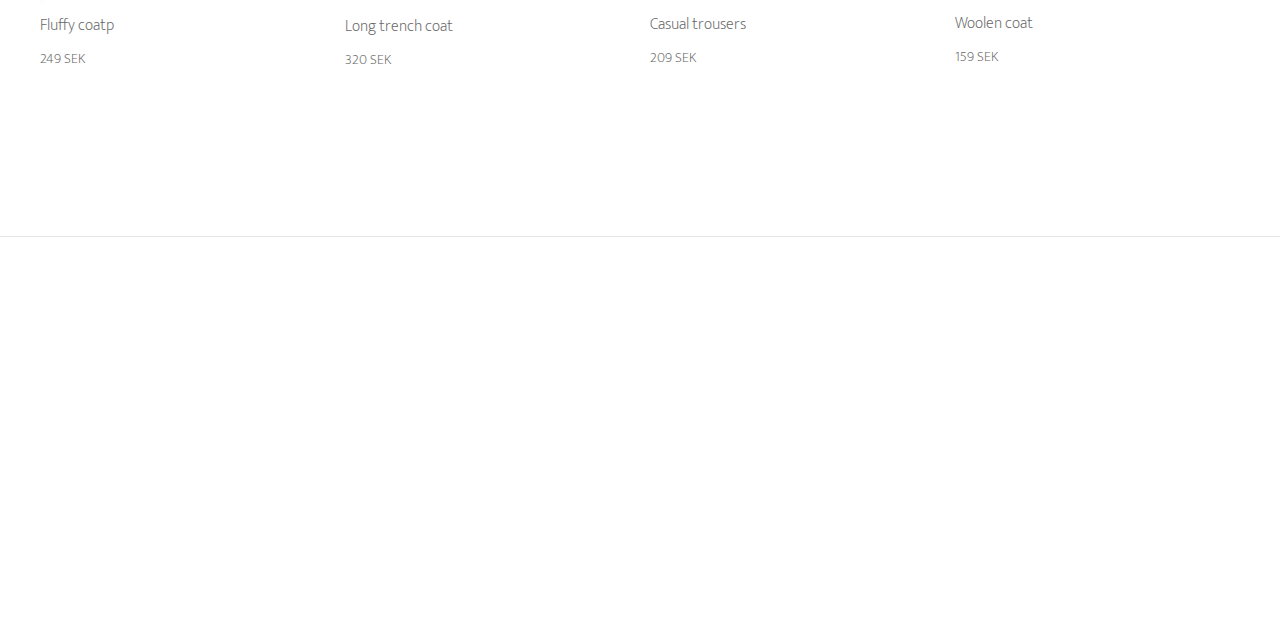
<file: Kid.html>
<!DOCTYPE html>
<html lang="en">
<head>
    <meta charset="UTF-8">
    <meta name="viewport" content="width=device-width, initial-scale=1.0">
    <title>Kids' New Arrivals - LOOPSTYLE</title>
    <link rel="stylesheet" href="kids.css">
    <script src="index.js" defer></script>
    <link rel="icon" type="image/ico" href="favicon.ico?V=1">
    <link href="https://fonts.googleapis.com/css2?family=Mukta:wght@200;300;400;500;600;700;800&family=Onest:wght@100..900&family=PT+Sans+Caption:wght@400;700&family=Roboto+Flex:opsz,wght@8..144,100..1000&family=Zen+Kaku+Gothic+New&display=swap" rel="stylesheet">
    <link href="https://fonts.googleapis.com/css2?family=Julius+Sans+One&family=Mukta:wght@200;300;400;500;600;700;800&family=Onest:wght@100..900&family=Oswald:wght@200..700&family=PT+Sans+Caption:wght@400;700&family=Quicksand:wght@300..700&family=Roboto+Flex:opsz,wght@8..144,100..1000&family=Zen+Kaku+Gothic+New&display=swap" rel="stylesheet">
</head>

<body>
    <div class="header">
       
        <div class="hamburger" id="left-hamburger">☰</div>
        <a href="index.html" class="logo">LOOPSTYLE</a>
        <div class="right-icon" id="right-hamburger">☰</div>
    
        <nav class="main-nav">
            <ul class="left-nav">
                <li class="dropdown">
                    <a href="women.html" class="light" data-i18n="women">Women</a>
                    <ul class="dropdown-content">
                        <li><a href="women.html">New Arrivals</a></li>
                        <li><a href="#">Dresses</a></li>
                        <li><a href="#">Coats & Jackets</a></li>
                        <li><a href="#">Shirts</a></li>
                        <li><a href="#">Knitwear</a></li>
                        <li><a href="#">Sweatshirts</a></li>
                        <li><a href="#">T-shirts</a></li>
                        <li><a href="#">Jeans</a></li>
                        <li><a href="#">Trousers</a></li>
                        <li><a href="#">Skirts</a></li>
                        <li><a href="#">Accessories</a></li>
                    </ul>
                </li>
                <li class="dropdown">
                    <a href="Men.html" class="light" data-i18n="men">Men</a>
                    <ul class="dropdown-content">
                        <li><a href="Men.html">New Arrivals</a></li>
                        <li><a href="#">Coats & Jackets</a></li>
                        <li><a href="#">Shirts</a></li>
                        <li><a href="#">Knitwear</a></li>
                        <li><a href="#">Sweatshirts</a></li>
                        <li><a href="#">T-shirts</a></li>
                        <li><a href="#">Suits</a></li>
                        <li><a href="#">Jeans</a></li>
                        <li><a href="#">Trousers</a></li>
                        <li><a href="#">Accessories</a></li>
                    </ul>
                </li>
                <li class="dropdown">
                    <a href="Kid.html" class="light" data-i18n="kids">Kids</a>
                    <ul class="dropdown-content">
                        <li><a href="Kid.html">New Arrivals</a></li>
                        <li><a href="#">Coats & Jackets</a></li>
                        <li><a href="#">Knitwear</a></li>
                        <li><a href="#">Sweatshirts</a></li>
                        <li><a href="#">T-shirts</a></li>
                        <li><a href="#">Trousers</a></li>
                    </ul>
                </li>
                <li class="dropdown">
                    <a href="home.html" class="light" data-i18n="home">Home</a>
                    <ul class="dropdown-content">
                        <li><a href="#">Bedroom</a></li>
                        <li><a href="#">Bathroom</a></li>
                        <li><a href="#">Kitchen</a></li>
                        <li><a href="#">Outdoor</a></li>
                        <li><a href="#">Living Room</a></li>
                    </ul>
                </li>
                <li class="dropdown">
                    <a href="sell.html" class="light" data-i18n="sell">Sell</a>
                    <ul class="dropdown-content">
                        <li><a href="sell.html">Sell Your Item</a></li>
                        <li><a href="sell2.html">Our Offline Recycling Places</a></li>
                    </ul>
                </li>
            </ul>
    
            <ul class="right-nav">
                <li class="dropdown">
                    <a href="#" class="light" data-i18n="search">Search</a>
                    <div id="search-box" class="dropdown-content">
                        <input type="text" id="search-input" placeholder="Search here">
                    </div>
                </li>
                <li><a href="account.html" class="light" data-i18n="account">Account</a></li>
                <li><a href="shopping cart.html" class="light" data-i18n="cart">Cart</a></li>
            </ul>
        </nav>
    </div>
    
    <section class="main-content">
        <div class="new-arrivals-intro">
            <h2 data-i18n="newarrivalkids">New Arrivals for Kids</h2>
            <p data-i18n="kidscollection">
                Inspire playful adventures and cozy moments with our latest collection of children's wear. From everyday essentials to special occasion outfits, our new arrivals are crafted to bring comfort, joy, and a touch of charm to your little one's wardrobe.
            </p>
        </div>
        </section>
        <div class="product-grid fade">
            <div class="product-item">
                <img src="clothes/WechatIMG673.jpg" id="p1"alt="Product 1">
                <h3>Striped sweater</h3>
                <p>200 SEK</p>
            </div>
            <div class="product-item">
                <img src="clothes/WechatIMG677.jpg" id="p2" alt="Product 2">
                <h3>Wool sweater</h3>
                <p>209 SEK</p>
            </div>
            <div class="product-item">
                <img src="clothes/WechatIMG662.jpg" id="p3" alt="Product 3">
                <h3>Claw button coat<h3>
                <p>409 SEK</p>
            </div>
            <div class="product-item">
                <img src="clothes/WechatIMG670.jpg" id="p4" alt="Product 4">
                <h3>Leather Shoulder Bag</h3>
                <p>199 SEK</p>
            </div>
            <div class="product-item">
                <img src="clothes/WechatIMG654.jpg" id="p5" alt="Product 5">
                <h3>Casual windbreaker</h3>
                <p>300 SEK</p>
            </div>
            <div class="product-item">
                <img src="clothes/WechatIMG664.jpg" id="p6" alt="Product 6">
                <h3>Cropped casual jacket</h3>
                <p>459 SEK</p>
            </div>
            <div class="product-item">
                <img src="clothes/WechatIMG666.jpg" id="p7" alt="Product 7">
                <h3>Casual knitted cardigant</h3>
                <p>200 SEK</p>
            </div>
            <div class="product-item">
                <img src="clothes/WechatIMG668.jpg" id="p8" alt="Product 8">
                <h3>French crew neck brushed suitt</h3>
                <p>359 SEK</p>
            </div>
            <div class="product-item">
                <img src="clothes/WechatIMG661.jpg" id="p9" alt="Product 9">
                <h3>Fluffy coatp</h3>
                <p>249 SEK</p>
            </div>
            <div class="product-item">
                <img src="clothes/WechatIMG656.jpg" id="p10" alt="Product 10">
                <h3>Long trench coat</h3>
                <p>320 SEK</p>  
            </div>
            <div class="product-item">
                <img src="clothes/WechatIMG674.jpg" id="p11" alt="Product 11">
                <h3>Casual trousers</h3>
                <p>209 SEK</p>
            </div>
            <div class="product-item">
                <img src="clothes/WechatIMG658.jpg" id="p12" alt="Product 12">
                <h3>Woolen coat</h3>
                <p>159 SEK</p>
            </div>
        </div>
    </section>


    <div class="view-more-container fade">
        <a href="#" class="view-more" data-i18n="viewMore">VIEW MORE</a>
    </div>

    <hr id="hr">
    <footer class="footer fade">
        <div class="footer-content">
            <div class="footer-column">
                <ul>
                    <li><a href="#" data-i18n="sweden">Sweden</a></li>
                    <li><a href="#" data-i18n="sustainability">Sustainability</a></li>
                    <li><a href="#" data-i18n="contact">Contact</a></li>
                    <li><a href="#" data-i18n="faqs">FAQs</a></li>
                    <li><a href="#" data-i18n="delivery">Delivery</a></li>
                    <li><a href="#" data-i18n="payment">Payment</a></li>
                    <li><a href="#" data-i18n="privacyPolicy">Privacy Policy</a></li>
                    <li><a href="#" data-i18n="cookieSettings">Cookie settings</a></li>
                </ul>
            </div>
            <div class="footer-column">
                <ul>                  
                    <li><a href="#" data-i18n="aboutUs">About Us</a></li>
                    <li><a href="#" data-i18n="careers">Careers</a></li>
                    <li><a href="#" data-i18n="studentDiscount">Student Discount</a></li>
                    <li><a href="#" data-i18n="ourBlog">Our Blog</a></li>
                    <li><a href="#" data-i18n="press">Press</a></li> 
                </ul>
            </div>
            
            <div class="footer-column">
                <section class="social-media">
                    <a href="https://www.instagram.com/" target="-blank">
                        <img src="Instagram_logo.png" alt="instagram-icon">
                    </a>
                    <a href="https://www.facebook.com/" target="_blank">
                        <img src="facebook.png" alt="facebook-icon">
                    </a>
                    <a href="https://www.tiktok.com/" target="_blank">
                        <img src="tiktok.png" alt="tiktok-icon">
                    </a>
                    <a href="https://www.youtube.com/" target="_blank">
                        <img src="youtube.webp" alt="youtube-icon">
                    </a>
                </section>
            </div>

            <div class="subscribe">
                <h3 data-i18n="subscribeTitle">Enjoy 15% off on your first order</h3>
                <button class="subscribe-btn" data-i18n=subscribeutton>SUBSCRIBE</button>
            </div>
                <p id="copyright">©LOOPSTYLE 2025</p>
        </div>
    </footer>
    <div id="subscribe-box" class="box">
        <div class="box-content">
            <h2 data-i18n="subscribeSuccess">Thank you for subcribing!</h2>
            <p data-i18n="subscribeMessage">We've sent a confirmation email to you.</p>
            <button id="close-btn">Close</button>
        </div>
    </div>
    <script src="lan.js"></script>
</body>

</html>
</file>
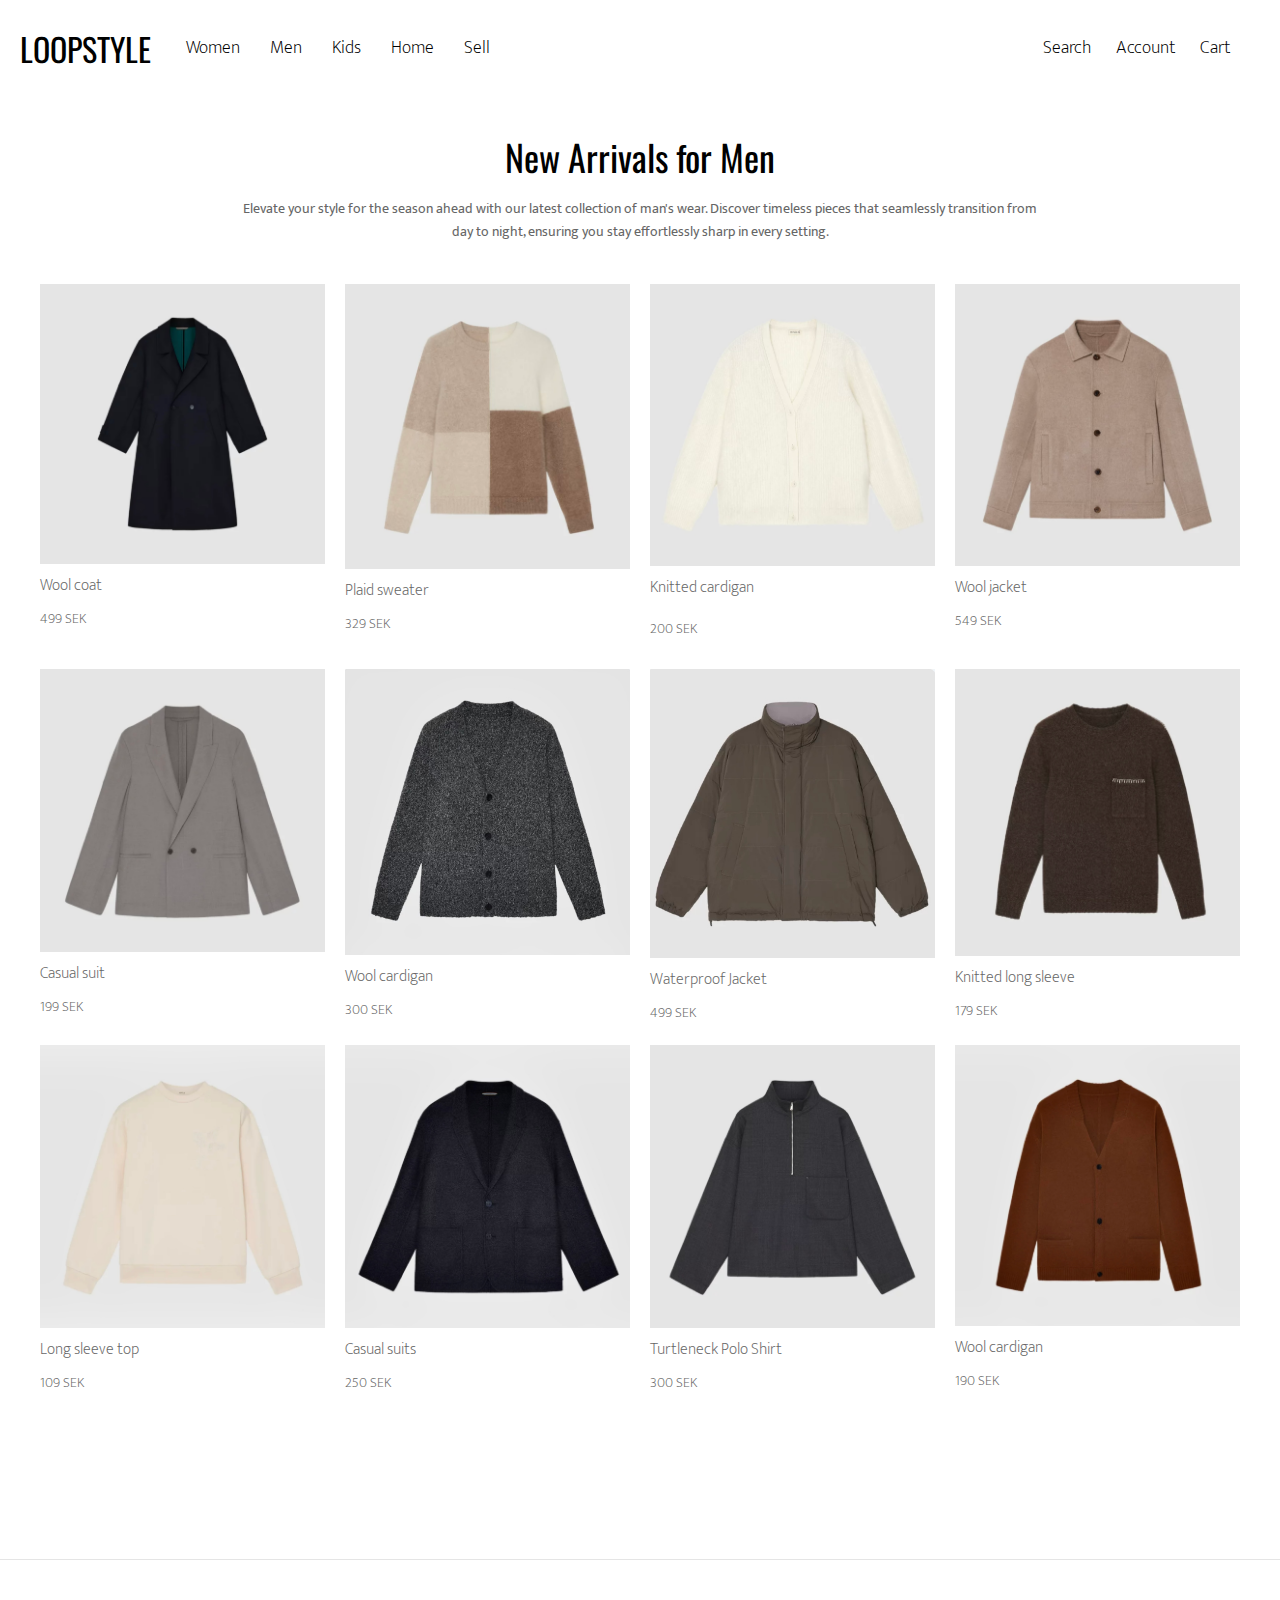
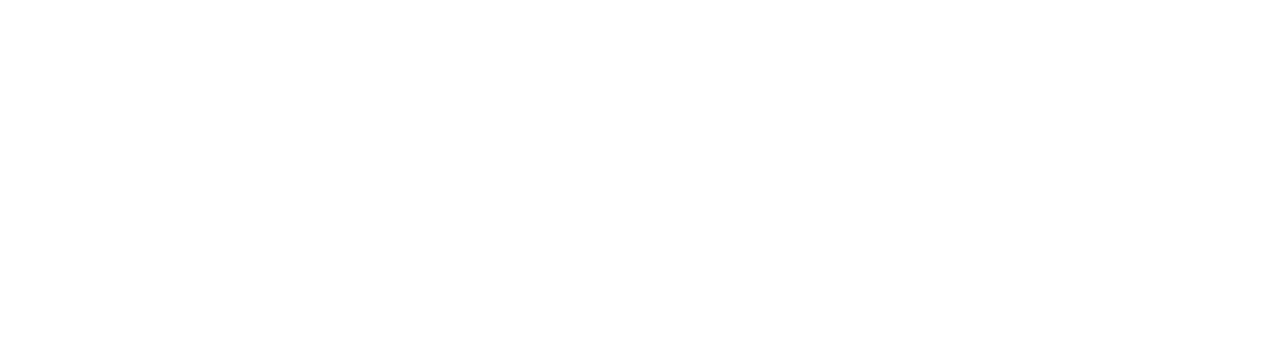
<file: Men.html>
<!DOCTYPE html>
<html lang="en">
<head>
    <meta charset="UTF-8">
    <meta name="viewport" content="width=device-width, initial-scale=1.0">
    <title>Men's New Arrivals - LOOPSTYLE</title>
    <link rel="stylesheet" href="men.css">
    <script src="index.js" defer></script>
    <link rel="icon" type="image/ico" href="favicon.ico?V=1">
    <link href="https://fonts.googleapis.com/css2?family=Mukta:wght@200;300;400;500;600;700;800&family=Onest:wght@100..900&family=PT+Sans+Caption:wght@400;700&family=Roboto+Flex:opsz,wght@8..144,100..1000&family=Zen+Kaku+Gothic+New&display=swap" rel="stylesheet">
    <link href="https://fonts.googleapis.com/css2?family=Julius+Sans+One&family=Mukta:wght@200;300;400;500;600;700;800&family=Onest:wght@100..900&family=Oswald:wght@200..700&family=PT+Sans+Caption:wght@400;700&family=Quicksand:wght@300..700&family=Roboto+Flex:opsz,wght@8..144,100..1000&family=Zen+Kaku+Gothic+New&display=swap" rel="stylesheet">
</head>

<body>
    <div class="header">
       
        <div class="hamburger" id="left-hamburger">☰</div>
        <a href="index.html" class="logo">LOOPSTYLE</a>
        <div class="right-icon" id="right-hamburger">☰</div>
    
        <nav class="main-nav">
            <ul class="left-nav">
                <li class="dropdown">
                    <a href="women.html" class="light" data-i18n="women">Women</a>
                    <ul class="dropdown-content">
                        <li><a href="women.html">New Arrivals</a></li>
                        <li><a href="#">Dresses</a></li>
                        <li><a href="#">Coats & Jackets</a></li>
                        <li><a href="#">Shirts</a></li>
                        <li><a href="#">Knitwear</a></li>
                        <li><a href="#">Sweatshirts</a></li>
                        <li><a href="#">T-shirts</a></li>
                        <li><a href="#">Jeans</a></li>
                        <li><a href="#">Trousers</a></li>
                        <li><a href="#">Skirts</a></li>
                        <li><a href="#">Accessories</a></li>
                    </ul>
                </li>
                <li class="dropdown">
                    <a href="Men.html" class="light" data-i18n="men">Men</a>
                    <ul class="dropdown-content">
                        <li><a href="Men.html">New Arrivals</a></li>
                        <li><a href="#">Coats & Jackets</a></li>
                        <li><a href="#">Shirts</a></li>
                        <li><a href="#">Knitwear</a></li>
                        <li><a href="#">Sweatshirts</a></li>
                        <li><a href="#">T-shirts</a></li>
                        <li><a href="#">Suits</a></li>
                        <li><a href="#">Jeans</a></li>
                        <li><a href="#">Trousers</a></li>
                        <li><a href="#">Accessories</a></li>
                    </ul>
                </li>
                <li class="dropdown">
                    <a href="Kid.html" class="light" data-i18n="kids">Kids</a>
                    <ul class="dropdown-content">
                        <li><a href="Kid.html">New Arrivals</a></li>
                        <li><a href="#">Coats & Jackets</a></li>
                        <li><a href="#">Knitwear</a></li>
                        <li><a href="#">Sweatshirts</a></li>
                        <li><a href="#">T-shirts</a></li>
                        <li><a href="#">Trousers</a></li>
                    </ul>
                </li>
                <li class="dropdown">
                    <a href="home.html" class="light" data-i18n="home">Home</a>
                    <ul class="dropdown-content">
                        <li><a href="#">Bedroom</a></li>
                        <li><a href="#">Bathroom</a></li>
                        <li><a href="#">Kitchen</a></li>
                        <li><a href="#">Outdoor</a></li>
                        <li><a href="#">Living Room</a></li>
                    </ul>
                </li>
                <li class="dropdown">
                    <a href="sell.html" class="light" data-i18n="sell">Sell</a>
                    <ul class="dropdown-content">
                        <li><a href="sell.html">Sell Your Item</a></li>
                        <li><a href="sell2.html">Our Offline Recycling Places</a></li>
                    </ul>
                </li>
            </ul>
    
            <ul class="right-nav">
                <li class="dropdown">
                    <a href="#" class="light" data-i18n="search">Search</a>
                    <div id="search-box" class="dropdown-content">
                        <input type="text" id="search-input" placeholder="Search here">
                    </div>
                </li>
                <li><a href="account.html" class="light" data-i18n="account">Account</a></li>
                <li><a href="shopping cart.html" class="light" data-i18n="cart">Cart</a></li>
            </ul>
        </nav>
    </div>
    
    <section class="main-content">
        <div class="new-arrivals-intro">
            <h2 data-i18n="newarrivalsforMen">New Arrivals for Men</h2>
            <p data-i18n="menCollection" class="fade">
                Elevate your style for the season ahead with our latest collection of man's wear. Discover timeless pieces that seamlessly transition from day to night, ensuring you stay effortlessly sharp in every setting.
            </p>
        </div>
        </section>
        <div class="product-grid fade">
            <div class="product-item">
                <img src="clothes/589.jpg" id="p1"alt="Product 1">
                <h3>Wool coat</h3>
                <p>499 SEK</p>
            </div>
            <div class="product-item">
                <img src="clothes/596.jpg" id="p2" alt="Product 2">
                <h3>Plaid sweater</h3>
                <p>329 SEK</p>
            </div>
            <div class="product-item">
                <img src="clothes/599.jpg" id="p3" alt="Product 3">
                <h3>Knitted cardigan<h3>
                <p>200 SEK</p>
            </div>
            <div class="product-item">
                <img src="clothes/583.jpg" id="p4" alt="Product 4">
                <h3>Wool jacket</h3>
                <p>549 SEK</p>
            </div>
            <div class="product-item">
                <img src="clothes/594.jpg" id="p5" alt="Product 5">
                <h3>Casual suit</h3>
                <p>199 SEK</p>
            </div>
            <div class="product-item">
                <img src="clothes/WechatIMG637.jpg" id="p6" alt="Product 6">
                <h3>Wool cardigan</h3>
                <p>300 SEK</p>
            </div>
            <div class="product-item">
                <img src="clothes/WechatIMG641.jpg" id="p7" alt="Product 7">
                <h3>Waterproof Jacket</h3>
                <p>499 SEK</p>
            </div>
            <div class="product-item">
                <img src="clothes/WechatIMG643.jpg" id="p8" alt="Product 8">
                <h3>Knitted long sleeve</h3>
                <p>179 SEK</p>
            </div>
            <div class="product-item">
                <img src="clothes/WechatIMG647.jpg" id="p9" alt="Product 9">
                <h3>Long sleeve top</h3>
                <p>109 SEK</p>
            </div>
            <div class="product-item">
                <img src="clothes/WechatIMG653.jpg" id="p10" alt="Product 10">
                <h3>Casual suits</h3>
                <p>250 SEK</p>  
            </div>
            <div class="product-item">
                <img src="clothes/WechatIMG649.jpg" id="p11" alt="Product 11">
                <h3>Turtleneck Polo Shirt</h3>
                <p>300 SEK</p>
            </div>
            <div class="product-item">
                <img src="clothes/WechatIMG645.jpg" id="p12" alt="Product 12">
                <h3>Wool cardigan</h3>
                <p>190 SEK</p>
            </div>
        </div>
    </section>


    <div class="view-more-container fade">
        <a href="#" class="view-more" data-i18n="viewMore">VIEW MORE</a>
    </div>

    <hr id="hr">
    <footer class="footer fade">
        <div class="footer-content">
            <div class="footer-column">
                <ul>
                    <li><a href="#" data-i18n="sweden">Sweden</a></li>
                    <li><a href="#" data-i18n="sustainability">Sustainability</a></li>
                    <li><a href="#" data-i18n="contact">Contact</a></li>
                    <li><a href="#" data-i18n="faqs">FAQs</a></li>
                    <li><a href="#" data-i18n="delivery">Delivery</a></li>
                    <li><a href="#" data-i18n="payment">Payment</a></li>
                    <li><a href="#" data-i18n="privacyPolicy">Privacy Policy</a></li>
                    <li><a href="#" data-i18n="cookieSettings">Cookie settings</a></li>
                </ul>
            </div>
            <div class="footer-column">
                <ul>                  
                    <li><a href="#" data-i18n="aboutUs">About Us</a></li>
                    <li><a href="#" data-i18n="careers">Careers</a></li>
                    <li><a href="#" data-i18n="studentDiscount">Student Discount</a></li>
                    <li><a href="#" data-i18n="ourBlog">Our Blog</a></li>
                    <li><a href="#" data-i18n="press">Press</a></li> 
                </ul>
            </div>
            
            <div class="footer-column">
                <section class="social-media">
                    <a href="https://www.instagram.com/" target="-blank">
                        <img src="Instagram_logo.png" alt="instagram-icon">
                    </a>
                    <a href="https://www.facebook.com/" target="_blank">
                        <img src="facebook.png" alt="facebook-icon">
                    </a>
                    <a href="https://www.tiktok.com/" target="_blank">
                        <img src="tiktok.png" alt="tiktok-icon">
                    </a>
                    <a href="https://www.youtube.com/" target="_blank">
                        <img src="youtube.webp" alt="youtube-icon">
                    </a>
                </section>
            </div>

            <div class="subscribe">
                <h3 data-i18n="subscribeTitle">Enjoy 15% off on your first order</h3>
                <button class="subscribe-btn" data-i18n=subscribeutton>SUBSCRIBE</button>
            </div>
                <p id="copyright">©LOOPSTYLE 2025</p>
        </div>
    </footer>
    <div id="subscribe-box" class="box">
        <div class="box-content">
            <h2 data-i18n="subscribeSuccess">Thank you for subcribing!</h2>
            <p data-i18n="subscribeMessage">We've sent a confirmation email to you.</p>
            <button id="close-btn">Close</button>
        </div>
    </div>
    <script src="lan.js"></script>
</body>

</html>
</file>
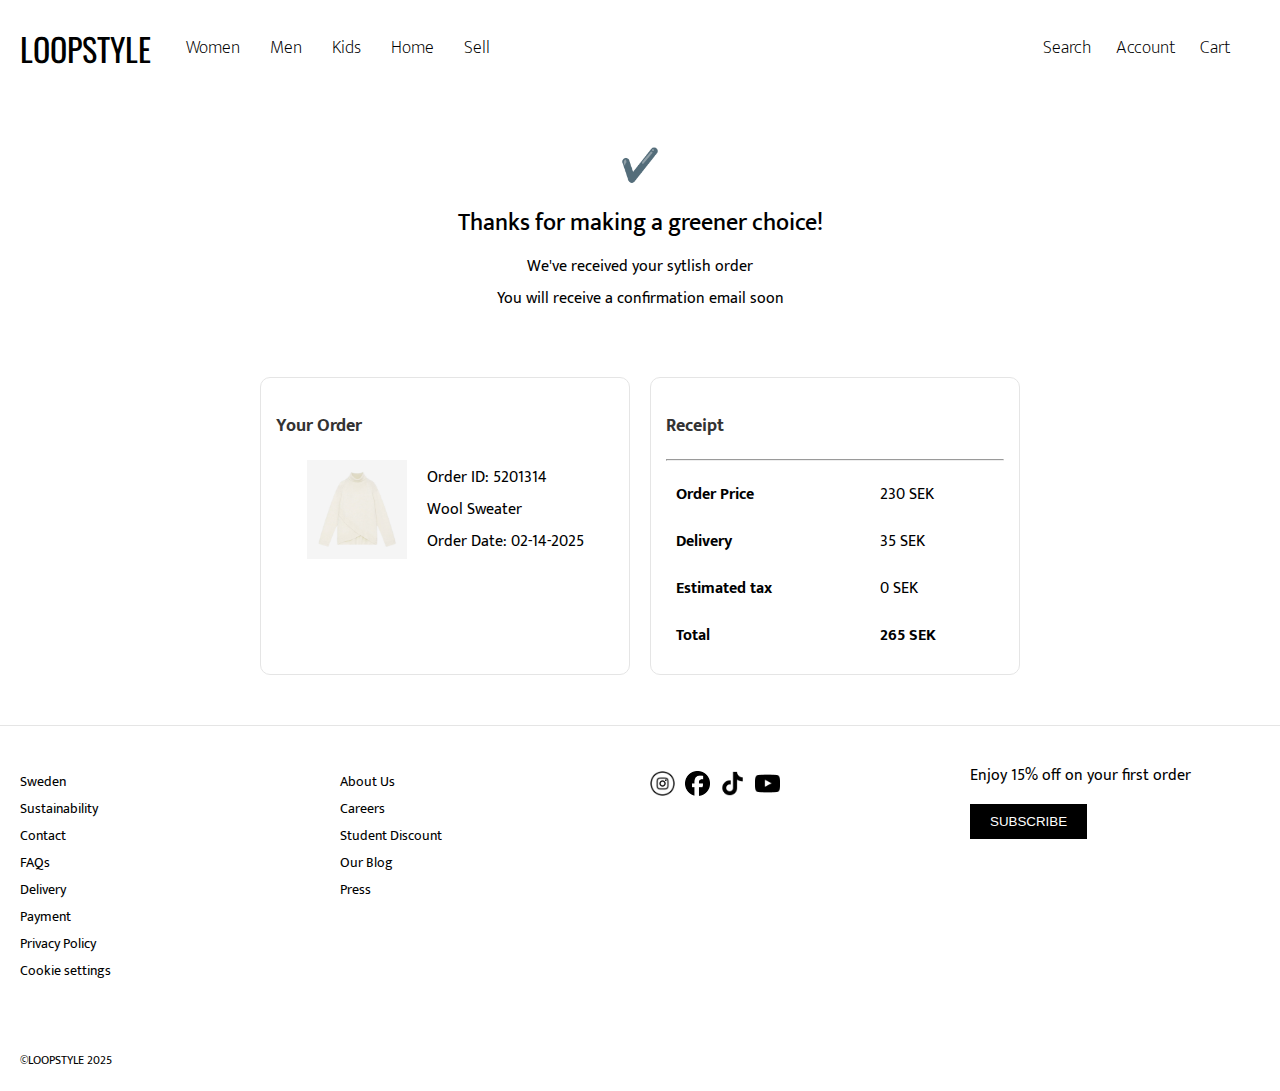
<file: pay.html>
<!DOCTYPE html>
<html lang="en">
<head>
    <meta charset="UTF-8">
    <meta name="viewport" content="width=device-width, initial-scale=1.0">
    <title>Order Confirmation</title>
    <link rel="stylesheet" href="pay.css"> 
    <link rel="icon" type="image/ico" href="favicon.ico?V=1">
    <link href="https://fonts.googleapis.com/css2?family=Mukta:wght@200;300;400;500;600;700;800&family=Onest:wght@100..900&family=PT+Sans+Caption:wght@400;700&family=Roboto+Flex:opsz,wght@8..144,100..1000&family=Zen+Kaku+Gothic+New&display=swap" rel="stylesheet">
    <link href="https://fonts.googleapis.com/css2?family=Julius+Sans+One&family=Mukta:wght@200;300;400;500;600;700;800&family=Onest:wght@100..900&family=Oswald:wght@200..700&family=PT+Sans+Caption:wght@400;700&family=Quicksand:wght@300..700&family=Roboto+Flex:opsz,wght@8..144,100..1000&family=Zen+Kaku+Gothic+New&display=swap" rel="stylesheet">
</head>

<body>
    <div class="header">
       
        <div class="hamburger" id="left-hamburger">☰</div>
        <a href="index.html" class="logo">LOOPSTYLE</a>
        <div class="right-icon" id="right-hamburger">☰</div>
    
        <nav class="main-nav">
            <ul class="left-nav">
                <li class="dropdown">
                    <a href="women.html" class="light" data-i18n="women">Women</a>
                    <ul class="dropdown-content">
                        <li><a href="women.html">New Arrivals</a></li>
                        <li><a href="#">Dresses</a></li>
                        <li><a href="#">Coats & Jackets</a></li>
                        <li><a href="#">Shirts</a></li>
                        <li><a href="#">Knitwear</a></li>
                        <li><a href="#">Sweatshirts</a></li>
                        <li><a href="#">T-shirts</a></li>
                        <li><a href="#">Jeans</a></li>
                        <li><a href="#">Trousers</a></li>
                        <li><a href="#">Skirts</a></li>
                        <li><a href="#">Accessories</a></li>
                    </ul>
                </li>
                <li class="dropdown">
                    <a href="Men.html" class="light" data-i18n="men">Men</a>
                    <ul class="dropdown-content">
                        <li><a href="Men.html">New Arrivals</a></li>
                        <li><a href="#">Coats & Jackets</a></li>
                        <li><a href="#">Shirts</a></li>
                        <li><a href="#">Knitwear</a></li>
                        <li><a href="#">Sweatshirts</a></li>
                        <li><a href="#">T-shirts</a></li>
                        <li><a href="#">Suits</a></li>
                        <li><a href="#">Jeans</a></li>
                        <li><a href="#">Trousers</a></li>
                        <li><a href="#">Accessories</a></li>
                    </ul>
                </li>
                <li class="dropdown">
                    <a href="Kid.html" class="light" data-i18n="kids">Kids</a>
                    <ul class="dropdown-content">
                        <li><a href="Kid.html">New Arrivals</a></li>
                        <li><a href="#">Coats & Jackets</a></li>
                        <li><a href="#">Knitwear</a></li>
                        <li><a href="#">Sweatshirts</a></li>
                        <li><a href="#">T-shirts</a></li>
                        <li><a href="#">Trousers</a></li>
                    </ul>
                </li>
                <li class="dropdown">
                    <a href="home.html" class="light" data-i18n="home">Home</a>
                    <ul class="dropdown-content">
                        <li><a href="#">Bedroom</a></li>
                        <li><a href="#">Bathroom</a></li>
                        <li><a href="#">Kitchen</a></li>
                        <li><a href="#">Outdoor</a></li>
                        <li><a href="#">Living Room</a></li>
                    </ul>
                </li>
                <li class="dropdown">
                    <a href="#" class="light" data-i18n="sell">Sell</a>
                    <ul class="dropdown-content">
                        <li><a href="sell.html">Sell Your Item</a></li>
                        <li><a href="sell2.html">Our Offline Recycling Places</a></li>
                    </ul>
                </li>
            </ul>
    
            <ul class="right-nav">
                <li class="dropdown">
                    <a href="#" class="light" data-i18n="search">Search</a>
                    <div id="search-box" class="dropdown-content">
                        <input type="text" id="search-input" placeholder="Search here">
                    </div>
                </li>
                <li><a href="account.html" class="light" data-i18n="account">Account</a></li>
                <li><a href="shopping cart.html" class="light" data-i18n="cart">Cart</a></li>
            </ul>
        </nav>
    </div>

    <section class="container">
        <div class="information">
            <div class="success-icon">✔️</div>
            <h1 data-i18n="thanks">Thanks for making a greener choice!</h1>
            <p data-i18n="receive">We've received your sytlish order</p>
            <p data-i18n="confirm">You will receive a confirmation email soon</p>
        </div>
        
        <div class="order-receipt">
            <div class="order-details">
                <h3>Your Order</h3>
                <div class="order-info">
                    <img src="clothes/585.jpg" class="order-img">
                    <div class="order-text">
                        <p>Order ID: 5201314</p>
                        <p>Wool Sweater</p>
                        <p data-i18n="date">Order Date: 02-14-2025</p>
                    </div>
                </div>
            </div>
    
            <div class="receipt">
                <h3 data-i18n="receipt">Receipt</h3>
                <hr>
                <table>
                    <tr>
                        <th data-i18n="price">Subtotal</th>
                        <td>230 SEK</td>
                    </tr>
                    <tr>
                        <th data-i18n="delivery">Delivery</th>
                        <td>35 SEK</td>
                    </tr>
                    <tr>
                        <th data-i18n="tax">Estimated Tax</th>
                        <td>0 SEK</td>
                    </tr>
                    <tr class="total">
                        <th>Total</th>
                        <td>265 SEK</td>
                    </tr>
                </table>
            </div>
        </div>
    </section>


    <hr id="hr">
    <footer class="footer">
        <div class="footer-content">
            <div class="footer-column">
                <ul>
                    <li><a href="#" data-i18n="sweden">Sweden</a></li>
                    <li><a href="#" data-i18n="sustainability">Sustainability</a></li>
                    <li><a href="#" data-i18n="contact">Contact</a></li>
                    <li><a href="#" data-i18n="faqs">FAQs</a></li>
                    <li><a href="#" data-i18n="delivery">Delivery</a></li>
                    <li><a href="#" data-i18n="payment">Payment</a></li>
                    <li><a href="#" data-i18n="privacyPolicy">Privacy Policy</a></li>
                    <li><a href="#" data-i18n="cookieSettings">Cookie settings</a></li>
                </ul>
            </div>
            <div class="footer-column">
                <ul>                  
                    <li><a href="#" data-i18n="aboutUs">About Us</a></li>
                    <li><a href="#" data-i18n="careers">Careers</a></li>
                    <li><a href="#" data-i18n="studentDiscount">Student Discount</a></li>
                    <li><a href="#" data-i18n="ourBlog">Our Blog</a></li>
                    <li><a href="#" data-i18n="press">Press</a></li> 
                </ul>
            </div>
            
            <div class="footer-column">
                <section class="social-media">
                    <a href="https://www.instagram.com/" target="-blank">
                        <img src="Instagram_logo.png" alt="instagram-icon">
                    </a>
                    <a href="https://www.facebook.com/" target="_blank">
                        <img src="facebook.png" alt="facebook-icon">
                    </a>
                    <a href="https://www.tiktok.com/" target="_blank">
                        <img src="tiktok.png" alt="tiktok-icon">
                    </a>
                    <a href="https://www.youtube.com/" target="_blank">
                        <img src="youtube.webp" alt="youtube-icon">
                    </a>
                </section>
            </div>

            <div class="subscribe">
                <h3 data-i18n="subscribeTitle">Enjoy 15% off on your first order</h3>
                <button class="subscribe-btn" data-i18n=subscribeutton>SUBSCRIBE</button>
            </div>
                <p id="copyright">©LOOPSTYLE 2025</p>
        </div>
    </footer>
    <div id="subscribe-box" class="box">
        <div class="box-content">
            <h2 data-i18n="subscribeSuccess">Thank you for subcribing!</h2>
            <p data-i18n="subscribeMessage">We've sent a confirmation email to you.</p>
            <button id="close-btn">Close</button>
        </div>
    </div>
    <script src="lan.js"></script>
    <script src="index.js"></script>
</body>

</html>
</file>
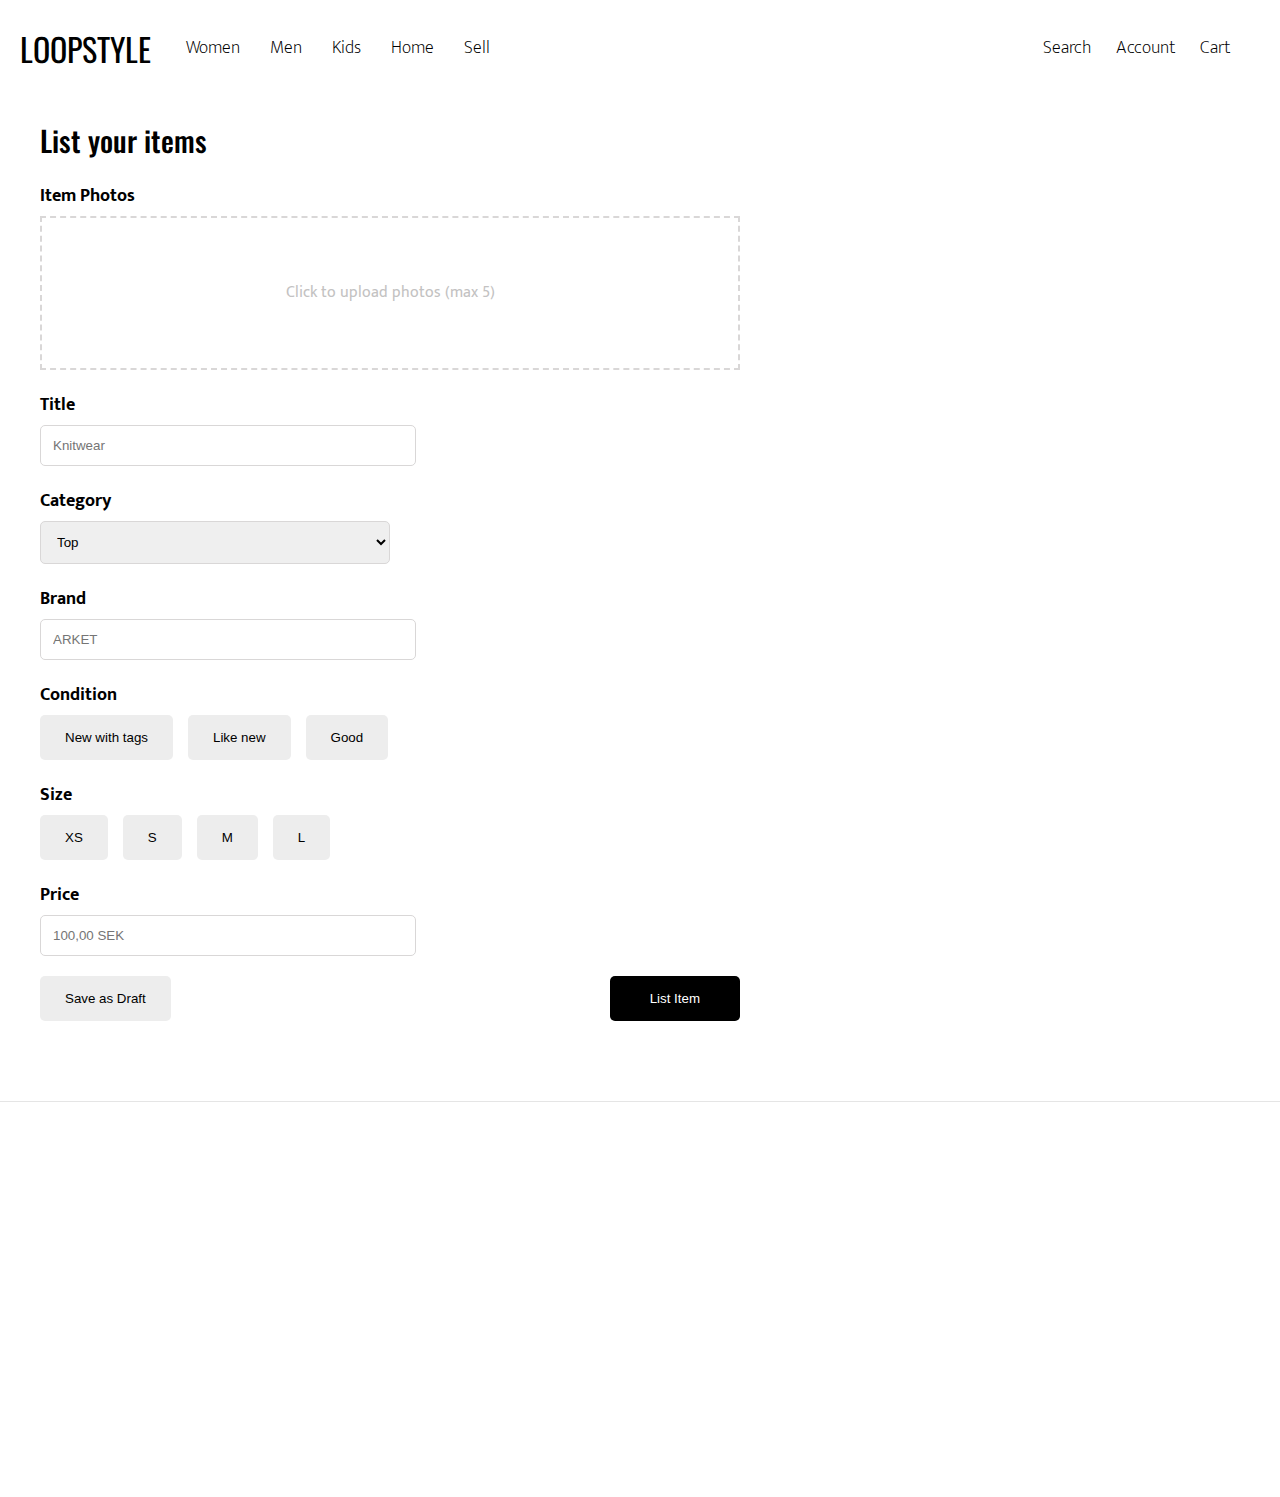
<file: sell.html>
<!DOCTYPE html>
<html lang="en">
<head>
    <meta charset="UTF-8">
    <meta name="viewport" content="width=device-width, initial-scale=1.0">
    <title>Sell your item</title>
    <link rel="stylesheet" href="sell.css">
    <script src="index.js" defer></script>
    <link rel="icon" type="image/ico" href="favicon.ico?V=1">
    <link href="https://fonts.googleapis.com/css2?family=Mukta:wght@200;300;400;500;600;700;800&family=Onest:wght@100..900&family=PT+Sans+Caption:wght@400;700&family=Roboto+Flex:opsz,wght@8..144,100..1000&family=Zen+Kaku+Gothic+New&display=swap" rel="stylesheet">
    <link href="https://fonts.googleapis.com/css2?family=Julius+Sans+One&family=Mukta:wght@200;300;400;500;600;700;800&family=Onest:wght@100..900&family=Oswald:wght@200..700&family=PT+Sans+Caption:wght@400;700&family=Quicksand:wght@300..700&family=Roboto+Flex:opsz,wght@8..144,100..1000&family=Zen+Kaku+Gothic+New&display=swap" rel="stylesheet">
</head>

<body>
    <div class="header">
        <div class="hamburger" id="left-hamburger">☰</div>
        <a href="index.html" class="logo">LOOPSTYLE</a>
        <div class="right-icon" id="right-hamburger">☰</div>
    
        <nav class="main-nav">
            <ul class="left-nav">
                <li class="dropdown">
                    <a href="women.html" class="light" data-i18n="women">Women</a>
                    <ul class="dropdown-content">
                        <li><a href="women.html">New Arrivals</a></li>
                        <li><a href="#">Dresses</a></li>
                        <li><a href="#">Coats & Jackets</a></li>
                        <li><a href="#">Shirts</a></li>
                        <li><a href="#">Knitwear</a></li>
                        <li><a href="#">Sweatshirts</a></li>
                        <li><a href="#">T-shirts</a></li>
                        <li><a href="#">Jeans</a></li>
                        <li><a href="#">Trousers</a></li>
                        <li><a href="#">Skirts</a></li>
                        <li><a href="#">Accessories</a></li>
                    </ul>
                </li>
                <li class="dropdown">
                    <a href="Men.html" class="light" data-i18n="men">Men</a>
                    <ul class="dropdown-content">
                        <li><a href="Men.html">New Arrivals</a></li>
                        <li><a href="#">Coats & Jackets</a></li>
                        <li><a href="#">Shirts</a></li>
                        <li><a href="#">Knitwear</a></li>
                        <li><a href="#">Sweatshirts</a></li>
                        <li><a href="#">T-shirts</a></li>
                        <li><a href="#">Suits</a></li>
                        <li><a href="#">Jeans</a></li>
                        <li><a href="#">Trousers</a></li>
                        <li><a href="#">Accessories</a></li>
                    </ul>
                </li>
                <li class="dropdown">
                    <a href="Kid.html" class="light" data-i18n="kids">Kids</a>
                    <ul class="dropdown-content">
                        <li><a href="Kid.html">New Arrivals</a></li>
                        <li><a href="#">Coats & Jackets</a></li>
                        <li><a href="#">Knitwear</a></li>
                        <li><a href="#">Sweatshirts</a></li>
                        <li><a href="#">T-shirts</a></li>
                        <li><a href="#">Trousers</a></li>
                    </ul>
                </li>
                <li class="dropdown">
                    <a href="home.html" class="light" data-i18n="home">Home</a>
                    <ul class="dropdown-content">
                        <li><a href="#">Bedroom</a></li>
                        <li><a href="#">Bathroom</a></li>
                        <li><a href="#">Kitchen</a></li>
                        <li><a href="#">Outdoor</a></li>
                        <li><a href="#">Living Room</a></li>
                    </ul>
                </li>
                <li class="dropdown">
                    <a href="sell.html" class="light" data-i18n="sell">Sell</a>
                    <ul class="dropdown-content">
                        <li><a href="sell.html">Sell Your Item</a></li>
                        <li><a href="sell2.html">Our Offline Recycling Places</a></li>
                    </ul>
                </li>
            </ul>
    
            <ul class="right-nav">
                <li class="dropdown">
                    <a href="#" class="light" data-i18n="search">Search</a>
                    <div id="search-box" class="dropdown-content">
                        <input type="text" id="search-input" placeholder="Search here">
                    </div>
                </li>
                <li><a href="account.html" class="light" data-i18n="account">Account</a></li>
                <li><a href="shopping cart.html" class="light" data-i18n="cart">Cart</a></li>
            </ul>
        </nav>
    </div>

    <section class="container">
        <h3 data-i18n="listyouritem">List your item</h3>
        <form class="item-form">
            <div class="form-section images">
                <label data-i18n="itemphotos">Item Photos</label>
                <div class="upload">
                    <p>Click to upload photos (max 5)</p>
                </div>
            </div>

            <div class="form-section">
                <label for="title" data-i18n="title">Title</label>
                <input type="text" id="title" placeholder="Knitwear">
            </div>
            
            <div class="form-section">
                <label for="category" data-i18n="category">Category</label>
                <select id="category">
                    <option value="Tops" data-i18n="top">Tops</option>
                    <option value="Pants" data-i18n="pants">Pants</option>
                    <option value="Accessories" data-i18n="accessories">Accessories</option>
                    <option value="Home" data-i18n="home">Home</option>
                </select>
            </div>

            <div class="form-section">
                <label for="brand" data-i18n="brand">Brand</label>
                <input type="text" id="brand" placeholder="ARKET">
            </div>

            <div class="form-section condition">
                <label data-i18n="condition">Condition</label>
                <div class="condition-options">
                    <button type="button" class="btn" data-i18n="tags">New with tags</button>
                    <button type="button" class="btn" data-i18n="likenew">Like new</button>
                    <button type="button" class="btn" data-i18n="good">Good</button>
                </div>
            </div>

            <div class="form-section size">
                <label data-i18n="size">Size</label>
                <div class="size-options">
                    <button type="button" class="btn">XS</button>
                    <button type="button" class="btn">S</button>
                    <button type="button" class="btn">M</button>
                    <button type="button" class="btn">L</button>
                </div>
            </div>

            <div class="form-section">
                <label for="price" data-i18n="sellprice">Price</label>
                <input type="number" id="price" placeholder="100,00 SEK">
            </div>

            <div class="form-actions">
                <button type="button" class="btn secondary" data-i18n="saveasdraft">Save as Draft</button>
                <button type="submit" class="btn primary" data-i18n="listitem">List Item</button>
            </div>
        </form>
    </section>
    
    <hr id="hr">
    
    <footer class="footer fade">
        <div class="footer-content">
            <div class="footer-column">
                <ul>
                    <li><a href="#" data-i18n="sweden">Sweden</a></li>
                    <li><a href="#" data-i18n="sustainability">Sustainability</a></li>
                    <li><a href="#" data-i18n="contact">Contact</a></li>
                    <li><a href="#" data-i18n="faqs">FAQs</a></li>
                    <li><a href="#" data-i18n="delivery">Delivery</a></li>
                    <li><a href="#" data-i18n="payment">Payment</a></li>
                    <li><a href="#" data-i18n="privacyPolicy">Privacy Policy</a></li>
                    <li><a href="#" data-i18n="cookieSettings">Cookie settings</a></li>
                </ul>
            </div>
            <div class="footer-column">
                <ul>                  
                    <li><a href="about.html" data-i18n="aboutUs">About Us</a></li>
                    <li><a href="#" data-i18n="careers">Careers</a></li>
                    <li><a href="#" data-i18n="studentDiscount">Student Discount</a></li>
                    <li><a href="#" data-i18n="ourBlog">Our Blog</a></li>
                    <li><a href="#" data-i18n="press">Press</a></li> 
                </ul>
            </div>
            
            <div class="footer-column">
                <section class="social-media">
                    <a href="https://www.instagram.com/" target="-blank">
                        <img src="Instagram_logo.png" alt="instagram-icon">
                    </a>
                    <a href="https://www.facebook.com/" target="_blank">
                        <img src="facebook.png" alt="facebook-icon">
                    </a>
                    <a href="https://www.tiktok.com/" target="_blank">
                        <img src="tiktok.png" alt="tiktok-icon">
                    </a>
                    <a href="https://www.youtube.com/" target="_blank">
                        <img src="youtube.webp" alt="youtube-icon">
                    </a>
                </section>
            </div>

            <div class="subscribe">
                <h3 data-i18n="subscribeTitle">Enjoy 15% off on your first order</h3>
                <button class="subscribe-btn" data-i18n=subscribeutton>SUBSCRIBE</button>
            </div>
                <p id="copyright">©LOOPSTYLE 2025</p>
        </div>
    </footer>
    <div id="subscribe-box" class="box">
        <div class="box-content">
            <h2 data-i18n="subscribeSuccess">Thank you for subcribing!</h2>
            <p data-i18n="subscribeMessage">We've sent a confirmation email to you.</p>
            <button id="close-btn">Close</button>
        </div>
    </div>
    <script src="lan.js"></script>
</body>

</html>
</file>
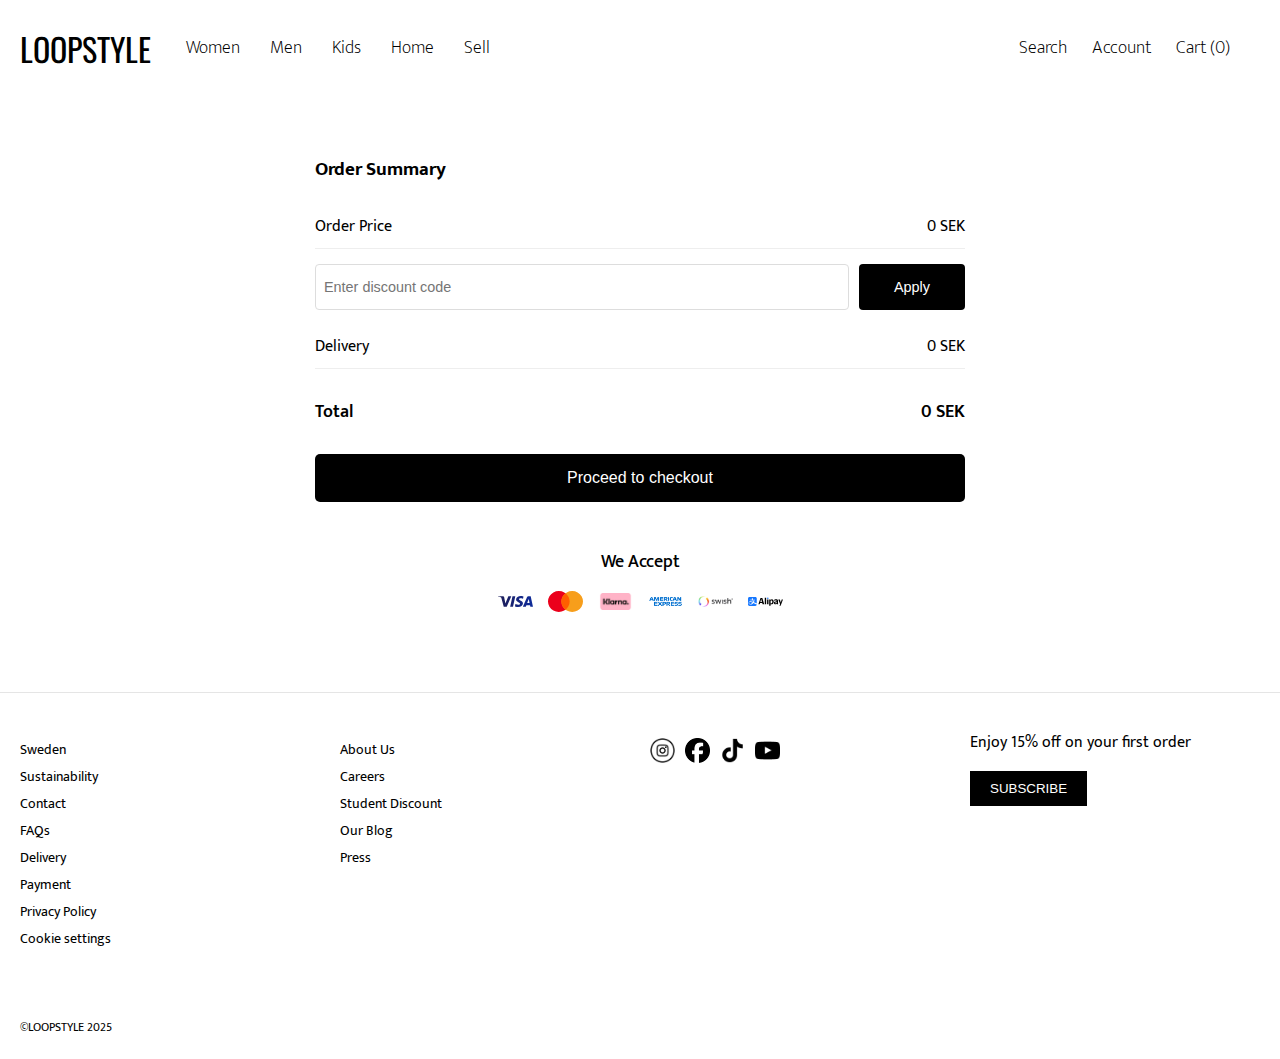
<file: shopping cart.html>
<!DOCTYPE html>
<html lang="en">
<head>
    <meta charset="UTF-8">
    <meta name="viewport" content="width=device-width, initial-scale=1.0">
    <title>Shopping Cart</title>
    <link rel="stylesheet" href="detail.css"> 
    <link rel="stylesheet" href="cart.css"> 
    <link rel="icon" type="image/ico" href="favicon.ico?V=1">
    <link href="https://fonts.googleapis.com/css2?family=Mukta:wght@200;300;400;500;600;700;800&family=Onest:wght@100..900&family=PT+Sans+Caption:wght@400;700&family=Roboto+Flex:opsz,wght@8..144,100..1000&family=Zen+Kaku+Gothic+New&display=swap" rel="stylesheet">
    <link href="https://fonts.googleapis.com/css2?family=Julius+Sans+One&family=Mukta:wght@200;300;400;500;600;700;800&family=Onest:wght@100..900&family=Oswald:wght@200..700&family=PT+Sans+Caption:wght@400;700&family=Quicksand:wght@300..700&family=Roboto+Flex:opsz,wght@8..144,100..1000&family=Zen+Kaku+Gothic+New&display=swap" rel="stylesheet">
</head>

<body>
    <div class="header">
       
        <div class="hamburger" id="left-hamburger">☰</div>
        <a href="index.html" class="logo">LOOPSTYLE</a>
        <div class="right-icon" id="right-hamburger">☰</div>
    
        <nav class="main-nav">
            <ul class="left-nav">
                <li class="dropdown">
                    <a href="women.html" class="light" data-i18n="women">Women</a>
                    <ul class="dropdown-content">
                        <li><a href="women.html">New Arrivals</a></li>
                        <li><a href="#">Dresses</a></li>
                        <li><a href="#">Coats & Jackets</a></li>
                        <li><a href="#">Shirts</a></li>
                        <li><a href="#">Knitwear</a></li>
                        <li><a href="#">Sweatshirts</a></li>
                        <li><a href="#">T-shirts</a></li>
                        <li><a href="#">Jeans</a></li>
                        <li><a href="#">Trousers</a></li>
                        <li><a href="#">Skirts</a></li>
                        <li><a href="#">Accessories</a></li>
                    </ul>
                </li>
                <li class="dropdown">
                    <a href="Men.html" class="light" data-i18n="men">Men</a>
                    <ul class="dropdown-content">
                        <li><a href="Men.html">New Arrivals</a></li>
                        <li><a href="#">Coats & Jackets</a></li>
                        <li><a href="#">Shirts</a></li>
                        <li><a href="#">Knitwear</a></li>
                        <li><a href="#">Sweatshirts</a></li>
                        <li><a href="#">T-shirts</a></li>
                        <li><a href="#">Suits</a></li>
                        <li><a href="#">Jeans</a></li>
                        <li><a href="#">Trousers</a></li>
                        <li><a href="#">Accessories</a></li>
                    </ul>
                </li>
                <li class="dropdown">
                    <a href="Kid.html" class="light" data-i18n="kids">Kids</a>
                    <ul class="dropdown-content">
                        <li><a href="Kid.html">New Arrivals</a></li>
                        <li><a href="#">Coats & Jackets</a></li>
                        <li><a href="#">Knitwear</a></li>
                        <li><a href="#">Sweatshirts</a></li>
                        <li><a href="#">T-shirts</a></li>
                        <li><a href="#">Trousers</a></li>
                    </ul>
                </li>
                <li class="dropdown">
                    <a href="home.html" class="light" data-i18n="home">Home</a>
                    <ul class="dropdown-content">
                        <li><a href="#">Bedroom</a></li>
                        <li><a href="#">Bathroom</a></li>
                        <li><a href="#">Kitchen</a></li>
                        <li><a href="#">Outdoor</a></li>
                        <li><a href="#">Living Room</a></li>
                    </ul>
                </li>
                <li class="dropdown">
                    <a href="#" class="light" data-i18n="sell">Sell</a>
                    <ul class="dropdown-content">
                        <li><a href="sell.html">Sell Your Item</a></li>
                        <li><a href="sell2.html">Our Offline Recycling Places</a></li>
                    </ul>
                </li>
            </ul>
    
            <ul class="right-nav">
                <li class="dropdown">
                    <a href="#" class="light" data-i18n="search">Search</a>
                    <div id="search-box" class="dropdown-content">
                        <input type="text" id="search-input" placeholder="Search here">
                    </div>
                </li>
                <li><a href="account.html" class="light" data-i18n="account">Account</a></li>
                <li><a href="shopping cart.html" class="light" data-i18n="cart">Cart</a></li>
            </ul>
        </nav>
    </div>

    <section class="main-content">
        <div class="cart-container">
            <div class="cart-layout">
                <div id="cart-items" class="cart-items">
                            </div>
                </div>
                <div class="cart-summary">
                    <h3 data-i18n="orderSummary">Order Summary</h3>
                    <div class="summary-details">
                        <div class="summary-row">
                            <span data-i18n="price">Order Price</span>
                            <span>0 SEK</span>
                        </div>
                        <!-- Add discount code input section -->
                        <div class="discount-section">
                            <input type="text" id="discount-code" placeholder="Enter discount code">
                            <button onclick="applyDiscount()" id="apply-discount">Apply</button>
                        </div>
                        <div class="summary-row" id="discount-row" style="display: none;">
                            <span data-i18n="discount">Discount</span>
                            <span>0 SEK</span>
                        </div>
                        <!-- End of new section -->
                        <div class="summary-row">
                            <span data-i18n="delivery">Delivery</span>
                            <span>0 SEK</span>
                        </div>
                        <div class="summary-row total">
                            <span data-i18n="total">Total</span>
                            <span>0 SEK</span>
                        </div>
                    </div>
                    <button class="checkout-button" data-i18n="checkout">Proceed to Checkout</button>
                </div>
                <div class="payment-section">
                    <h3>We Accept</h3>
                    <div class="payment-methods">
                        <img src="Visa_2014.svg" alt="visa">
                        <img src="master.svg" alt="mastercard">
                        <img src="klarna.png" alt="klarna">
                        <img src="american express.png" alt="american-express">
                        <img src="swish.png" alt="swish">
                        <img src="clothes/alipay.svg" alt="alipay">
                    </div>
                </div>
            </div>
        </div>
    </section>

    <hr id="hr">
    <footer class="footer fade">
        <div class="footer-content">
            <div class="footer-column">
                <ul>
                    <li><a href="#" data-i18n="sweden">Sweden</a></li>
                    <li><a href="#" data-i18n="sustainability">Sustainability</a></li>
                    <li><a href="#" data-i18n="contact">Contact</a></li>
                    <li><a href="#" data-i18n="faqs">FAQs</a></li>
                    <li><a href="#" data-i18n="delivery">Delivery</a></li>
                    <li><a href="#" data-i18n="payment">Payment</a></li>
                    <li><a href="#" data-i18n="privacyPolicy">Privacy Policy</a></li>
                    <li><a href="#" data-i18n="cookieSettings">Cookie settings</a></li>
                </ul>
            </div>
            <div class="footer-column">
                <ul>                  
                    <li><a href="#" data-i18n="aboutUs">About Us</a></li>
                    <li><a href="#" data-i18n="careers">Careers</a></li>
                    <li><a href="#" data-i18n="studentDiscount">Student Discount</a></li>
                    <li><a href="#" data-i18n="ourBlog">Our Blog</a></li>
                    <li><a href="#" data-i18n="press">Press</a></li> 
                </ul>
            </div>
            
            <div class="footer-column">
                <section class="social-media">
                    <a href="https://www.instagram.com/" target="-blank">
                        <img src="Instagram_logo.png" alt="instagram-icon">
                    </a>
                    <a href="https://www.facebook.com/" target="_blank">
                        <img src="facebook.png" alt="facebook-icon">
                    </a>
                    <a href="https://www.tiktok.com/" target="_blank">
                        <img src="tiktok.png" alt="tiktok-icon">
                    </a>
                    <a href="https://www.youtube.com/" target="_blank">
                        <img src="youtube.webp" alt="youtube-icon">
                    </a>
                </section>
            </div>

            <div class="subscribe">
                <h3 data-i18n="subscribeTitle">Enjoy 15% off on your first order</h3>
                <button class="subscribe-btn" data-i18n=subscribeutton>SUBSCRIBE</button>
            </div>
                <p id="copyright">©LOOPSTYLE 2025</p>
        </div>
    </footer>
    <div id="subscribe-box" class="box">
        <div class="box-content">
            <h2 data-i18n="subscribeSuccess">Thank you for subcribing!</h2>
            <p data-i18n="subscribeMessage">We've sent a confirmation email to you.</p>
            <button id="close-btn">Close</button>
        </div>
    </div>
    <script src="lan.js"></script>
    <script src="script.js"></script>
    <script src="index.js"></script>
</body>
</html>
</file>
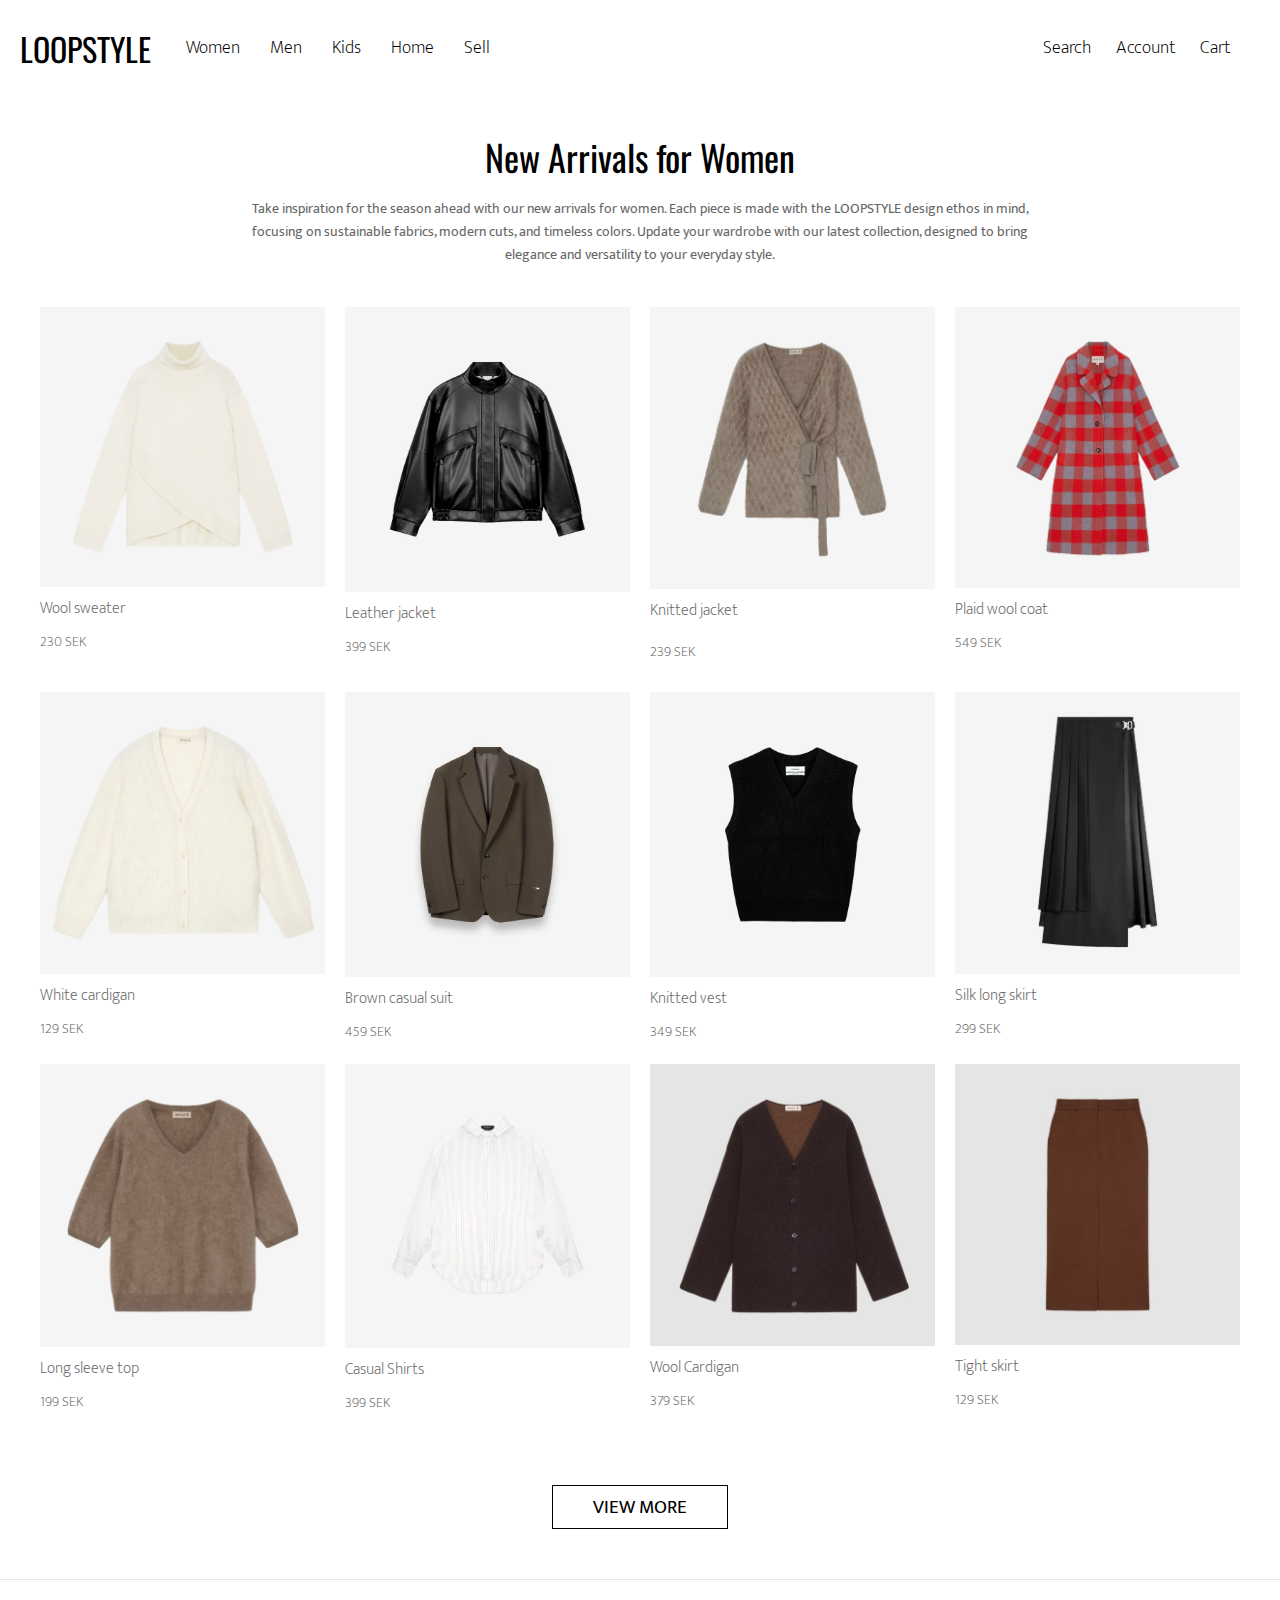
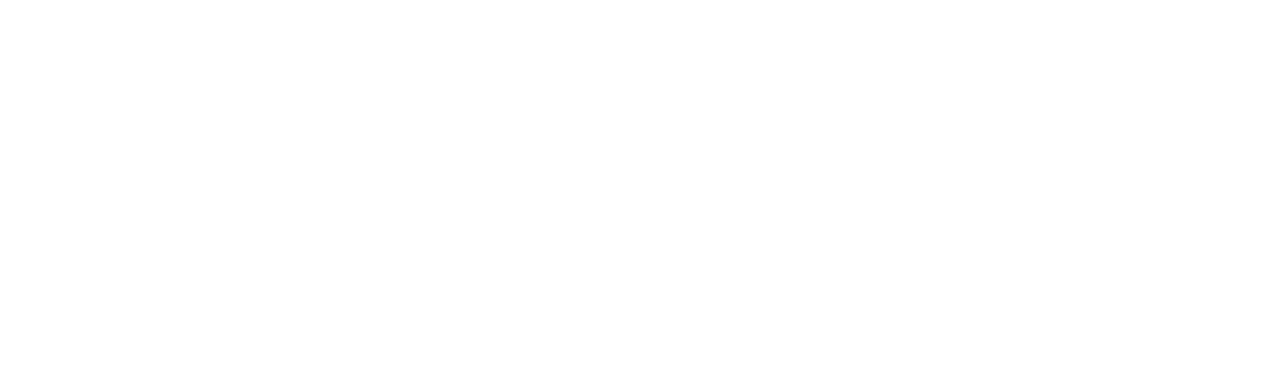
<file: women.html>
<!DOCTYPE html>
<html lang="en">
<head>
    <meta charset="UTF-8">
    <meta name="viewport" content="width=device-width, initial-scale=1.0">
    <title>Women's New Arrivals - LOOPSTYLE</title>
    <link rel="stylesheet" href="main2.css">
    <script src="index.js" defer></script>
    <link rel="icon" type="image/ico" href="favicon.ico?V=1">
    <link href="https://fonts.googleapis.com/css2?family=Mukta:wght@200;300;400;500;600;700;800&family=Onest:wght@100..900&family=PT+Sans+Caption:wght@400;700&family=Roboto+Flex:opsz,wght@8..144,100..1000&family=Zen+Kaku+Gothic+New&display=swap" rel="stylesheet">
    <link href="https://fonts.googleapis.com/css2?family=Julius+Sans+One&family=Mukta:wght@200;300;400;500;600;700;800&family=Onest:wght@100..900&family=Oswald:wght@200..700&family=PT+Sans+Caption:wght@400;700&family=Quicksand:wght@300..700&family=Roboto+Flex:opsz,wght@8..144,100..1000&family=Zen+Kaku+Gothic+New&display=swap" rel="stylesheet">
</head>

<body>
    <div class="header">
       
        <div class="hamburger" id="left-hamburger">☰</div>
        <a href="index.html" class="logo">LOOPSTYLE</a>
        <div class="right-icon" id="right-hamburger">☰</div>
    
        <nav class="main-nav">
            <ul class="left-nav">
                <li class="dropdown">
                    <a href="women.html" class="light" data-i18n="women">Women</a>
                    <ul class="dropdown-content">
                        <li><a href="women.html">New Arrivals</a></li>
                        <li><a href="#">Dresses</a></li>
                        <li><a href="#">Coats & Jackets</a></li>
                        <li><a href="#">Shirts</a></li>
                        <li><a href="#">Knitwear</a></li>
                        <li><a href="#">Sweatshirts</a></li>
                        <li><a href="#">T-shirts</a></li>
                        <li><a href="#">Jeans</a></li>
                        <li><a href="#">Trousers</a></li>
                        <li><a href="#">Skirts</a></li>
                        <li><a href="#">Accessories</a></li>
                    </ul>
                </li>
                <li class="dropdown">
                    <a href="Men.html" class="light" data-i18n="men">Men</a>
                    <ul class="dropdown-content">
                        <li><a href="Men.html">New Arrivals</a></li>
                        <li><a href="#">Coats & Jackets</a></li>
                        <li><a href="#">Shirts</a></li>
                        <li><a href="#">Knitwear</a></li>
                        <li><a href="#">Sweatshirts</a></li>
                        <li><a href="#">T-shirts</a></li>
                        <li><a href="#">Suits</a></li>
                        <li><a href="#">Jeans</a></li>
                        <li><a href="#">Trousers</a></li>
                        <li><a href="#">Accessories</a></li>
                    </ul>
                </li>
                <li class="dropdown">
                    <a href="Kid.html" class="light" data-i18n="kids">Kids</a>
                    <ul class="dropdown-content">
                        <li><a href="Kid.html">New Arrivals</a></li>
                        <li><a href="#">Coats & Jackets</a></li>
                        <li><a href="#">Knitwear</a></li>
                        <li><a href="#">Sweatshirts</a></li>
                        <li><a href="#">T-shirts</a></li>
                        <li><a href="#">Trousers</a></li>
                    </ul>
                </li>
                <li class="dropdown">
                    <a href="home.html" class="light" data-i18n="home">Home</a>
                    <ul class="dropdown-content">
                        <li><a href="#">Bedroom</a></li>
                        <li><a href="#">Bathroom</a></li>
                        <li><a href="#">Kitchen</a></li>
                        <li><a href="#">Outdoor</a></li>
                        <li><a href="#">Living Room</a></li>
                    </ul>
                </li>
                <li class="dropdown">
                    <a href="sell.html" class="light" data-i18n="sell">Sell</a>
                    <ul class="dropdown-content">
                        <li><a href="sell.html">Sell Your Item</a></li>
                        <li><a href="sell2.html">Our Offline Recycling Places</a></li>
                    </ul>
                </li>
            </ul>
    
            <ul class="right-nav">
                <li class="dropdown">
                    <a href="#" class="light" data-i18n="search">Search</a>
                    <div id="search-box" class="dropdown-content">
                        <input type="text" id="search-input" placeholder="Search here">
                    </div>
                </li>
                <li><a href="account.html" class="light" data-i18n="account">Account</a></li>
                <li><a href="shopping cart.html" class="light" data-i18n="cart">Cart</a></li>
            </ul>
        </nav>
    </div>
    
    <section class="main-content">
        <div class="new-arrivals-intro">
            <h2 data-i18n="newarrivalsforWomen">New Arrivals for Women</h2>
            <p data-i18n="womenCollection">
                Take inspiration for the season ahead with our new arrivals for women. Each piece is made with the LOOPSTYLE design ethos in mind, focusing on sustainable fabrics, modern cuts, and timeless colors. Update your wardrobe with our latest collection, designed to bring elegance and versatility to your everyday style.
            </p>
        </div>
        </section>
        <div class="product-grid fade">
            <a href="detail.html" class="product-item">
                <img src="clothes/585.jpg" id="p1"alt="Product 1">
                <h3>Wool sweater</h3>
                <p>230 SEK</p>
            </a>
            <div class="product-item">
                <img src="clothes/633.jpg" id="p2" alt="Product 2">
                <h3>Leather jacket</h3>
                <p>399 SEK</p>
            </div>
            <div class="product-item">
                <img src="clothes/600.jpg" id="p3" alt="Product 3">
                <h3>Knitted jacket<h3>
                <p>239 SEK</p>
            </div>
            <div class="product-item">
                <img src="clothes/587.jpg" id="p4" alt="Product 4">
                <h3>Plaid wool coat</h3>
                <p>549 SEK</p>
            </div>
            <div class="product-item">
                <img src="clothes/598.jpg" id="p5" alt="Product 5">
                <h3>White cardigan</h3>
                <p>129 SEK</p>
            </div>
            <div class="product-item">
                <img src="clothes/614.jpg" id="p6" alt="Product 6">
                <h3>Brown casual suit</h3>
                <p>459 SEK</p>
            </div>
            <div class="product-item">
                <img src="clothes/629.jpg" id="p7" alt="Product 7">
                <h3>Knitted vest</h3>
                <p>349 SEK</p>
            </div>
            <div class="product-item">
                <img src="clothes/632.jpg" id="p8" alt="Product 8">
                <h3>Silk long skirt</h3>
                <p>299 SEK</p>
            </div>
            <div class="product-item">
                <img src="clothes/634.jpg" id="p9" alt="Product 9">
                <h3>Long sleeve top</h3>
                <p>199 SEK</p>
            </div>
            <div class="product-item">
                <img src="clothes/626.jpg" id="p10" alt="Product 10">
                <h3>Casual Shirts</h3>
                <p>399 SEK</p>  
            </div>
            <div class="product-item">
                <img src="clothes/603.jpg" id="p11" alt="Product 11">
                <h3>Wool Cardigan</h3>
                <p>379 SEK</p>
            </div>
            <div class="product-item">
                <img src="clothes/591.jpg" id="p12" alt="Product 12">
                <h3>Tight skirt</h3>
                <p>129 SEK</p>
            </div>
        </div>
    </section>


    <div class="view-more-container">
        <a href="#" class="view-more" data-i18n="viewMore">VIEW MORE</a>
    </div>

    <hr id="hr">
    <footer class="footer fade">
        <div class="footer-content">
            <div class="footer-column">
                <ul>
                    <li><a href="#" data-i18n="sweden">Sweden</a></li>
                    <li><a href="#" data-i18n="sustainability">Sustainability</a></li>
                    <li><a href="#" data-i18n="contact">Contact</a></li>
                    <li><a href="#" data-i18n="faqs">FAQs</a></li>
                    <li><a href="#" data-i18n="delivery">Delivery</a></li>
                    <li><a href="#" data-i18n="payment">Payment</a></li>
                    <li><a href="#" data-i18n="privacyPolicy">Privacy Policy</a></li>
                    <li><a href="#" data-i18n="cookieSettings">Cookie settings</a></li>
                </ul>
            </div>
            <div class="footer-column">
                <ul>                  
                    <li><a href="#" data-i18n="aboutUs">About Us</a></li>
                    <li><a href="#" data-i18n="careers">Careers</a></li>
                    <li><a href="#" data-i18n="studentDiscount">Student Discount</a></li>
                    <li><a href="#" data-i18n="ourBlog">Our Blog</a></li>
                    <li><a href="#" data-i18n="press">Press</a></li> 
                </ul>
            </div>
            
            <div class="footer-column">
                <section class="social-media">
                    <a href="https://www.instagram.com/" target="-blank">
                        <img src="Instagram_logo.png" alt="instagram-icon">
                    </a>
                    <a href="https://www.facebook.com/" target="_blank">
                        <img src="facebook.png" alt="facebook-icon">
                    </a>
                    <a href="https://www.tiktok.com/" target="_blank">
                        <img src="tiktok.png" alt="tiktok-icon">
                    </a>
                    <a href="https://www.youtube.com/" target="_blank">
                        <img src="youtube.webp" alt="youtube-icon">
                    </a>
                </section>
            </div>

            <div class="subscribe">
                <h3 data-i18n="subscribeTitle">Enjoy 15% off on your first order</h3>
                <button class="subscribe-btn" data-i18n=subscribeutton>SUBSCRIBE</button>
            </div>
                <p id="copyright">©LOOPSTYLE 2025</p>
        </div>
    </footer>
    <div id="subscribe-box" class="box">
        <div class="box-content">
            <h2 data-i18n="subscribeSuccess">Thank you for subcribing!</h2>
            <p data-i18n="subscribeMessage">We've sent a confirmation email to you.</p>
            <button id="close-btn">Close</button>
        </div>
    </div>
    <script src="lan.js"></script>
</body>

</html>
</file>
<file: about.css>
body {
    margin: 0;
    padding: 0;
    width: 100%;
    min-height: 100%;
    font-family: "Mukta", serif;
    background-color: #ffffff;
    overflow: auto;
}

.header {
    width: 100%;
    display: flex;
    flex-direction: row;
    align-items: center;
    justify-content: space-between;
    align-items: center;
    padding: 5px 0;
    position: fixed;
    top: 0;
    left: 0;
    z-index: 1000;
    background-color: white;
}

.logo {
    font-family: "Oswald", serif;
    text-decoration: none;
    font-size: 2em;
    color: #000;
    margin-left: 20px;
}

.main-nav {
    width: 100%;
    display: flex;
    justify-content: space-between;
    align-items: center;
    padding: 0 30px;
}

.left-nav, .right-nav {
    display: flex;
    justify-content: space-between;
    font-size: 18px;
}

.left-nav li, .right-nav li {
    list-style: none;
    margin-right: 20px;
}

.left-nav {
    padding-left: 0;
}

.light {
    font-weight: lighter;
}

.right-nav li {
    margin-right: 15px;
}

.left-nav li a, .right-nav li a {
    text-decoration: none;
    padding: 10px 5px;
    color: #000;
    display: block;
}

.left-nav li a:hover, .right-nav li a:hover {
    color: #b4b699;
}

.hamburger, .right-icon {
    display: none;
    font-size: 1.5em;
    margin: 30px;
    cursor: pointer;
}

.dropdown-content {
    display: none;
    overflow: hidden;
    position: absolute;
    left: 0;
    background-color: #fff;
    width: 100vw;
    box-shadow: 0px 8px 16px rgba(0, 0, 0, 0.2);
    z-index: 1;
    transition: height 0.3s ease, opacity 0.3s ease;
    padding: 15px;
    box-sizing: border-box;
    font-size: 15px;
}

.dropdown-content ul {
    margin: 0;
    list-style: none;
}

.dropdown-content li a {
    position: relative;
    display: inline-block;
    text-align: left;
    padding: 3px 15px;
}

.dropdown:hover .dropdown-content, .dropdown.active .dropdown-content {
    display: block;
    height: auto;
    opacity: 1;
}

.dropdown-content li a::after {
    content: '';
    position: absolute;
    left: 0;
    bottom: -1px;
    width: 0; 
    height: 1px;
    background-color: #b4b699; 
}

.dropdown-content li a:hover::after {
    width: 100%;
    transition: width 0.3s ease;
}

#search-box input {
    width: 100%;
    padding: 10px;
    border: none;
    font-size: 1em;
}

body.fade {
    opacity: 0.5;
    pointer-events: none;
}

.container {
    display: grid;
    grid-template-columns: 1fr 1fr;
    min-height: 100vh;
    margin-top: 30px;
    position: relative;
    padding: 0;
}

.fade {
    opacity: 0;
    transform: translateY(30px);
    transition: opacity 0.8s ease-out, transform 0.8s ease-out;
    animation-name: fade;
}

.fade.show {
    opacity: 1;
    transform: translateY(0);
}

@keyframes fade {
    0% {
        opacity: 0;
        transform: translateY(30px);
    }
    100% {
        opacity: 1;
        transform: trandslateY(0);
    }
}

.text {
    display: flex;
    flex-direction: column;
    padding: 50px;
    margin: 0 auto;
    justify-content: center;
    margin-top: 20px;
}


.text h3 {
    font-size: 2.2vw;
    font-family: "Oswald", serif;
    margin: 0;
    padding: 0;
    color: #b4b699;
}

.text p {
    font-size: 1.3vw;
    margin: 10px 0;
}

.image-section, .image-section2, .image-section3 {
    position: relative;
    margin-top: 100px;
    padding: 0;
    margin: 0;
}

.image-section {
    right: 0;
    text-align: right;
}

.image-section2 {
    left: 0;
    text-align: left;
}

.image-section3 {
    right: 0;
    text-align: right;
}

.image-section img, .image-section2 img, .image-section3 img {
    width: 70%;
    height: auto;
    object-fit: cover;
    margin: 0;
    padding: 0;
}

footer {
    display: grid;
    grid-template-columns: repeat(4, 1fr);
    gap: 20px;
    padding: 10px;
}

.footer-content {
    display: contents;
    font-size: 0.9em;
}

.footer-column {
    padding: 0;
}

.footer-column ul {
    list-style: none;
    padding: 10px;
}

.footer-column ul li {
    margin-bottom: 3px;
}

.footer-column a {
    position: relative;
    text-decoration: none;
    color: #000000;
}

.footer-column a::after {
    content: '';
    position: absolute;
    left: 0;
    bottom: -1px;
    width: 0; 
    height: 1px;
    background-color: #000000;  
}

.footer-column a:hover::after {
    width: 100%;
    transition: width 0.3s ease;
}

.social-media {
    display: flex;
    align-items: center;
    gap: 10px;
    transition: transform 0.3s ease-out;
}

.social-media {
    display: flex;
    gap: 10px;
    align-items: center;
}

.social-media a img {
    height: 25px;
    width: 25px;
    margin-top: 25px;
    transition: transform 0.3s ease-out;
}

.social-media img:hover {
    transform: translateY(-3px);
}

.subscribe h3 {
    font-size: 1.1em;
    font-weight: 400;
}

.subscribe button {
    padding: 10px 20px;
    border: none;
    background-color: rgb(0, 0, 0);
    color: #ffffff;
    cursor: pointer;
}

#copyright {
    width: 100%;
    padding-left: 10px;
    position: relative;
    font-size: 0.8em;
    bottom: 0;
    margin-top: 20px;
}

#hr {
    border: none;
    border-top: 1px solid #e5e5e5;
    width: 100%;
    margin: 10px 0;
}

.box {
    display: none;
    position: fixed;
    z-index: 1000;
    left: 0;
    top: 0;
    width: 100%;
    height: 100%;
    background-color: rgba(0,0,0,0.5);
    align-items: center;
    justify-content: center;
}

.box-content {
    background-color: white;
    margin: 15% auto;
    font-size: 1em;
    padding: 20px;
    width: 40%;
    max-width: 500px;
    text-align: center;
    border: none; 
}

.box-content p {
    font-size: 1em;
}

#close-btn {
    color: white;
    background-color: black;
    padding: 10px 20px;
    margin: 10px;
    cursor: pointer;
    border: none;
    border-radius: 5px;
}

@media (max-width: 768px) {
    .hamburger,.right-icon {
        display: block;
    }
    .logo {
        margin-left: 0;
        text-align: center;
        flex: 1;
        z-index: 1;
    }
    .main-nav {
        display: none;
        position: absolute;
        top: 60px;
        left: 0;
        width: 100%;
        background-color: white;
        flex-direction: column;
        align-items: center;
        padding: 5px 0;
        margin-top: 15px;
    }
    .main-nav.active {
        display: flex;
    }
    .left-nav, .right-nav {
        flex-direction: column;
        align-items: center;
        width: 100%;
        padding: 0;
        margin: 0;
    }
    .left-nav li, .right-nav li {
        margin: 0;
        width: 100%;
        text-align: center;
    }
    .left-nav li a, .right-nav li a {
        padding: 10px 0;
        width: 100%;
        display: inline-block;
    }
    .dropdown-content {
        position: static;
        width: 100%;
        box-shadow: none;
    }
    .dropdown:hover .dropdown-content {
        display: block;
    }
    .container {
        grid-template-columns: 1fr;
        margin-top: 50px;
    }
    .text h3 {
        font-size: 1.8em;
    }
    .text p {
        font-size: 0.9em;
    }
    .image-section, .image-section2, .image-section3 {
        width: 50%;
        margin: 0 auto;
        text-align: center;
    }
    .image-section img, .image-section2 img, .image-section3 img {
        width: 100%;
        height: auto;
        object-fit: cover;
        margin: 0;
        padding: 0;
    }
    .social-media {
        display: flex;
        justify-content: center;
    }
    footer {
        grid-template-columns: 1fr;
        text-align: center;
        justify-content: center;
        align-items: center;
        gap: 0px;
    }
    .footer-column ul li {
        margin-bottom: 0;
    }
    #copyright {
        padding: 0;
        margin-top: 30px;
    }
}
</file>
<file: account2.css>
body {
    margin: 0;
    padding: 0;
    width: 100%;
    min-height: 100%;
    font-family: "Mukta", serif;
    background-color: #ffffff;
    overflow: auto;
}

.header {
    width: 100%;
    display: flex;
    flex-direction: row;
    align-items: center;
    justify-content: space-between;
    align-items: center;
    padding: 5px 0;
    position: fixed;
    top: 0;
    left: 0;
    z-index: 1000;
    background-color: white;
}

.logo {
    font-family: "Oswald", serif;
    text-decoration: none;
    font-size: 2em;
    color: #000;
    margin-left: 20px;
}

.main-nav {
    width: 100%;
    display: flex;
    justify-content: space-between;
    align-items: center;
    padding: 0 30px;
}

.left-nav, .right-nav {
    display: flex;
    justify-content: space-between;
    font-size: 18px;
}

.left-nav li, .right-nav li {
    list-style: none;
    margin-right: 20px;
}

.left-nav {
    padding-left: 0;
}

.light {
    font-weight: lighter;
}

.right-nav li {
    margin-right: 15px;
}

.left-nav li a, .right-nav li a {
    text-decoration: none;
    padding: 10px 5px;
    color: #000;
    display: block;
}

.left-nav li a:hover, .right-nav li a:hover {
    color: #b4b699;
}

.hamburger, .right-icon {
    display: none;
    font-size: 1.5em;
    margin: 30px;
    cursor: pointer;
}

.dropdown-content {
    display: none;
    overflow: hidden;
    position: absolute;
    left: 0;
    background-color: #fff;
    width: 100vw;
    box-shadow: 0px 8px 16px rgba(0, 0, 0, 0.2);
    z-index: 1;
    transition: height 0.3s ease, opacity 0.3s ease;
    padding: 15px;
    box-sizing: border-box;
    font-size: 15px;
}

.dropdown-content ul {
    margin: 0;
    list-style: none;
}

.dropdown-content li a {
    position: relative;
    display: inline-block;
    text-align: left;
    padding: 3px 15px;
}

.dropdown:hover .dropdown-content, .dropdown.active .dropdown-content {
    display: block;
    height: auto;
    opacity: 1;
}

.dropdown-content li a::after {
    content: '';
    position: absolute;
    left: 0;
    bottom: -1px;
    width: 0; 
    height: 1px;
    background-color: #b4b699; 
}

.dropdown-content li a:hover::after {
    width: 100%;
    transition: width 0.3s ease;
}

#search-box input {
    width: 100%;
    padding: 10px;
    border: none;
    font-size: 1em;
}

body.fade {
    opacity: 0.5;
    pointer-events: none;
}

.container {
    max-width: 100%;
    margin: 20px auto;
    padding: 20px;
    display: flex;
    justify-content: space-between;
    margin-bottom: 50px;
}

.sidebar {
    flex-direction: column;
    padding: 20px;
    margin-top: 50px;
}

.sidebar a {
    position: relative;
    display: block;
    text-decoration: none;
    color: black;
    font-weight: 400;
    padding: 4px 0;
}

.sidebar a::after {
    content: '';
    position: absolute;
    left: 0;
    bottom: -1px;
    width: 0; 
    height: 1px;
    background-color: #000000;  
}

.sidebar a:hover::after {
    width: 100%;
    transition: width 0.2s ease;
}

.sidebar h2 {
    font-size: 1.6em;
    font-weight: 500;
    padding: 10px 0;
    color: #b4b699;
    margin: 10px 0;
}

.details {
    flex-basis: 70%;
    margin-top: 75px;
}

.details h3 {
    font-size: 1.3em;
    margin: 20px 0;
}

.info {
    margin-bottom: 20px;;
}

.info label {
    display: block;
    font-weight: bold;;
}

.info p {
    margin: 10px 0;
}

.info button {
    display: inline-block;
    padding: 10px 30px;
    background-color: black;
    color: white;
    border: none;
    margin-top: 15px;
}

.link-section {
    margin-top: 30px;
    margin-bottom: 50px;
}

.link-section a {
    text-decoration: underline;
    color: black;
    display: block;
}

footer {
    display: grid;
    grid-template-columns: repeat(4, 1fr);
    gap: 20px;
    padding: 10px;
}

.footer-content {
    display: contents;
    font-size: 0.9em;
}

.footer-column {
    padding: 0;
}

.footer-column ul {
    list-style: none;
    padding: 10px;
}

.footer-column ul li {
    margin-bottom: 3px;
}

.footer-column a {
    position: relative;
    text-decoration: none;
    color: #000000;
}

.footer-column a::after {
    content: '';
    position: absolute;
    left: 0;
    bottom: -1px;
    width: 0; 
    height: 1px;
    background-color: #000000;  
}

.footer-column a:hover::after {
    width: 100%;
    transition: width 0.3s ease
}

.social-media {
    display: flex;
    align-items: center;
    gap: 10px;
    transition: transform 0.3s ease-out;
}

.social-media {
    display: flex;
    gap: 10px;
    align-items: center;
}

.social-media a img {
    height: 25px;
    width: 25px;
    margin-top: 25px;
    transition: transform 0.3s ease-out;
}

.social-media img:hover {
    transform: translateY(-3px);
}

.subscribe h3 {
    font-size: 1.1em;
    font-weight: 400;
}

.subscribe button {
    padding: 10px 20px;
    border: none;
    background-color: rgb(0, 0, 0);
    color: #ffffff;
    cursor: pointer;
}

#copyright {
    width: 100%;
    padding-left: 10px;
    position: relative;
    font-size: 0.8em;
    bottom: 0;
    margin-top: 20px;
}

#hr {
    border: none;
    border-top: 1px solid #e5e5e5;
    width: 100%;
    margin: 10px 0;
}

@media (max-width: 768px) {
    .hamburger,.right-icon {
        display: block;
    }
    .logo {
        margin-left: 0;
        text-align: center;
        flex: 1;
        z-index: 1;
    }
    .main-nav {
        display: none;
        position: absolute;
        top: 60px;
        left: 0;
        width: 100%;
        background-color: white;
        flex-direction: column;
        align-items: center;
        padding: 5px 0;
        margin-top: 15px;
    }
    .main-nav.active {
        display: flex;
    }
    .left-nav, .right-nav {
        flex-direction: column;
        align-items: center;
        width: 100%;
        padding: 0;
        margin: 0;
    }
    .left-nav li, .right-nav li {
        margin: 0;
        width: 100%;
        text-align: center;
    }
    .left-nav li a, .right-nav li a {
        padding: 10px 0;
        width: 100%;
        display: inline-block;
    }
    .dropdown-content {
        position: static;
        width: 100%;
        box-shadow: none;
    }
    .dropdown:hover .dropdown-content {
        display: block;
    }
    .container {
        display: grid;
        grid-template-columns: 1fr;
    }
    .sidebar {
        text-align: center;
        justify-content: center;
    }
    .details {
        margin-top: 0;
        margin-bottom: 30px;
        text-align: center;
    }
    .social-media {
        display: flex;
        justify-content: center;
    }
    footer {
        grid-template-columns: 1fr;
        text-align: center;
        justify-content: center;
        align-items: center;
        gap: 0px;
    }
    .footer-column ul li {
        margin-bottom: 0;
    }
    #copyright {
        padding: 0;
        margin-top: 30px;
    }
}
</file>
<file: detail.css>
body {
    margin: 0;
    padding: 0;
    width: 100%;
    min-height: 100%;
    font-family: "Mukta", serif;
    background-color: #ffffff;
    overflow: auto;
    box-sizing: border-box;
}

.header {
    width: 100%;
    display: flex;
    flex-direction: row;
    align-items: center;
    justify-content: space-between;
    align-items: center;
    padding: 5px 0;
    position: fixed;
    top: 0;
    left: 0;
    z-index: 1000;
    background-color: white;
}

.logo {
    font-family: "Oswald", serif;
    text-decoration: none;
    font-size: 2em;
    color: #000;
    margin-left: 20px;
}

.main-nav {
    width: 100%;
    display: flex;
    justify-content: space-between;
    align-items: center;
    padding: 0 30px;
}

.left-nav, .right-nav {
    display: flex;
    justify-content: space-between;
    font-size: 18px;
}

.left-nav li, .right-nav li {
    list-style: none;
    margin-right: 20px;
}

.left-nav {
    padding-left: 0;
}

.light {
    font-weight: lighter;
}

.right-nav li {
    margin-right: 15px;
}

.left-nav li a, .right-nav li a {
    text-decoration: none;
    padding: 10px 5px;
    color: #000;
    display: block;
}

.left-nav li a:hover, .right-nav li a:hover {
    color: #b4b699;
}

.hamburger, .right-icon {
    display: none;
    font-size: 1.5em;
    margin: 30px;
    cursor: pointer;
}

.dropdown-content {
    display: none;
    overflow: hidden;
    position: absolute;
    left: 0;
    background-color: #fff;
    width: 100vw;
    box-shadow: 0px 8px 16px rgba(0, 0, 0, 0.2);
    z-index: 1;
    transition: height 0.3s ease, opacity 0.3s ease;
    padding: 15px;
    box-sizing: border-box;
    font-size: 15px;
}

.dropdown-content ul {
    margin: 0;
    list-style: none;
}

.dropdown-content li a {
    position: relative;
    display: inline-block;
    text-align: left;
    padding: 3px 15px;
}

.dropdown:hover .dropdown-content, .dropdown.active .dropdown-content {
    display: block;
    height: auto;
    opacity: 1;
}

.dropdown-content li a::after {
    content: '';
    position: absolute;
    left: 0;
    bottom: -1px;
    width: 0; 
    height: 1px;
    background-color: #b4b699; 
}

.dropdown-content li a:hover::after {
    width: 100%;
    transition: width 0.3s ease;
}

#search-box input {
    width: 100%;
    padding: 10px;
    border: none;
    font-size: 1em;
}

body.fade {
    opacity: 0.5;
    pointer-events: none;
}

.product-container {
    display: grid;
    grid-template-columns: 1fr 1fr;
    gap: 20px;
    margin-bottom: 80px;
}

.product-image {
    position: relative;
    max-height: 800px;
    overflow-y: auto;
    scroll-behavior: smooth;
    margin-top: 60px;
    margin-left: 120px;
}

.all-images img {
    width: 100%;
    display: block;
    margin: 0;
}

.product-image::-webkit-scrollbar {
    display: none;
}

.product-details {
    padding: 20px;
    margin-top: 70px;
    margin-left: 100px;
}

.product-details h1 {
    font-size: 2em;
    font-weight: 300;
    margin-bottom: 10px;
}

.category {
    font-size: 16px;
    font-weight: 200;
    text-decoration: none;
    color: rgb(182, 179, 179);
}

.price {
    font-size: 24px;
}

.original-price {
    text-decoration: line-through;
    font-size: 20px;
    color: rgb(182, 179, 179);
    margin-left: 10px;
}

.colour {
    font-size: 24px;
}

.white {
    font-weight: bold;
}

.size {
    margin-bottom: 30px;
}

.size-btn {
    padding: 12px 23px;
    background-color: black;
    border: none;
    border-radius: 5px;
    font-weight: 500;
    font-size: 1em;
    color: white;
}

.bag {
    font-size: 1em;
    padding: 15px 100px;
    border: none;
    background-color: black;
    color: white;
}

.seller p {
    font-size: 1.1em;
    margin-top: 40px;
}

.tabs {
    display: flex;
    flex-wrap: wrap;
}

.tabs button {
    background-color: white;
    border: none;
    outline: none;
    padding: 14px 20px;
    transition: 0.3s;
    font-size: 1em;
}

.tabs button.active {
    border-bottom: 2px solid #000000;
}

.tabcontent {
    display: none;
    padding: 20px 0;
    border-top: none;
}

.tabcontent h3 {
    margin-top: 0;
}

.policy {
    font-size: 1em;
    text-decoration: underline;
    color: black;
}

footer {
    display: grid;
    grid-template-columns: repeat(4, 1fr);
    gap: 20px;
    padding: 10px;
}

.footer-content {
    display: contents;
    font-size: 0.9em;
}

.footer-column {
    padding: 0;
}

.footer-column ul {
    list-style: none;
    padding: 10px;
}

.footer-column ul li {
    margin-bottom: 3px;
}

.footer-column a {
    position: relative;
    text-decoration: none;
    color: #000000;
}

.footer-column a::after {
    content: '';
    position: absolute;
    left: 0;
    bottom: -1px;
    width: 0; 
    height: 1px;
    background-color: #000000;  
}

.footer-column a:hover::after {
    width: 100%;
    transition: width 0.3s ease;
}

.social-media {
    display: flex;
    align-items: center;
    gap: 10px;
    transition: transform 0.3s ease-out;
}

.social-media {
    display: flex;
    gap: 10px;
    align-items: center;
}

.social-media a img {
    height: 25px;
    width: 25px;
    margin-top: 25px;
    transition: transform 0.3s ease-out;
}

.social-media img:hover {
    transform: translateY(-3px);
}

.subscribe h3 {
    font-size: 1.1em;
    font-weight: 400;
}

.subscribe button {
    padding: 10px 20px;
    border: none;
    background-color: rgb(0, 0, 0);
    color: #ffffff;
    cursor: pointer;
}

#copyright {
    width: 100%;
    padding-left: 10px;
    position: relative;
    font-size: 0.8em;
    bottom: 0;
    margin-top: 20px;
}

#hr {
    border: none;
    border-top: 1px solid #e5e5e5;
    width: 100%;
    margin: 10px 0;
}

.box {
    display: none;
    position: fixed;
    z-index: 1000;
    left: 0;
    top: 0;
    width: 100%;
    height: 100%;
    background-color: rgba(0,0,0,0.5);
    align-items: center;
    justify-content: center;
}

.box-content {
    background-color: white;
    margin: 15% auto;
    font-size: 1em;
    padding: 20px;
    width: 40%;
    max-width: 500px;
    text-align: center;
    border: none; 
}

.box-content p {
    font-size: 1em;
}

#close-btn {
    color: white;
    background-color: black;
    padding: 10px 20px;
    margin: 10px;
    cursor: pointer;
    border: none;
    border-radius: 5px;
}

@media (max-width: 768px) {
    .hamburger,.right-icon {
        display: block;
    }
    .logo {
        margin-left: 0;
        text-align: center;
        flex: 1;
        z-index: 1;
    }
    .main-nav {
        display: none;
        position: absolute;
        top: 60px;
        left: 0;
        width: 100%;
        background-color: white;
        flex-direction: column;
        align-items: center;
        padding: 5px 0;
    }
    .main-nav.active {
        display: flex;
    }
    .left-nav, .right-nav {
        flex-direction: column;
        align-items: center;
        width: 100%;
    }
    .left-nav li, .right-nav li {
        margin-right: 0;
        margin-bottom: 10px;
    }
    .dropdown-content {
        display: none;
        position: absolute;
        background-color: white;
        box-shadow: 0px 8px 16px rgba(0, 0, 0, 0.2);
        z-index: 1;
    }
    .dropdown:hover .dropdown-content {
        display: block;
    }
    .product-container {
        grid-template-columns: 1fr;
    }
    .product-image {
        max-height: 500px;
        margin-left: 0;
    }
    .all-images img {
        height: auto;
    }
    .product-details {
        margin: 0;
        text-align: center;
    }
    .tabs {
        justify-content: center;
    }
    .social-media {
        justify-content: center;
    }
    footer {
        grid-template-columns: 1fr;
        text-align: center;
        justify-content: center;
        align-items: center;
        gap: 0px;
    }
    .footer-column ul li {
        margin-bottom: 0;
    }
    #copyright {
        padding: 0;
        margin-top: 30px;
    }
}
</file>
<file: home.css>
body {
    margin: 0;
    padding: 0;
    width: 100%;
    min-height: 100%;
    font-family: "Mukta", serif;
    background-color: #ffffff;
    overflow: auto;
}

.header {
    width: 100%;
    display: flex;
    flex-direction: row;
    align-items: center;
    justify-content: space-between;
    align-items: center;
    padding: 5px 0;
    position: fixed;
    top: 0;
    left: 0;
    z-index: 1000;
    background-color: white;
}

.logo {
    font-family: "Oswald", serif;
    text-decoration: none;
    font-size: 2em;
    color: #000;
    margin-left: 20px;
}

.main-nav {
    width: 100%;
    display: flex;
    justify-content: space-between;
    align-items: center;
    padding: 0 30px;
}

.left-nav, .right-nav {
    display: flex;
    justify-content: space-between;
    font-size: 18px;
}

.left-nav li, .right-nav li {
    list-style: none;
    margin-right: 20px;
}

.left-nav {
    padding-left: 0;
}

.right-nav li {
    margin-right: 15px;
}

.left-nav li a, .right-nav li a {
    text-decoration: none;
    padding: 10px 5px;
    color: #000;
    display: block;
}

.left-nav li a:hover, .right-nav li a:hover {
    color: #b4b699;
}

.hamburger, .right-icon {
    display: none;
    font-size: 1.5em;
    margin: 30px;
    cursor: pointer;
}

.dropdown-content {
    display: none;
    overflow: hidden;
    position: absolute;
    left: 0;
    background-color: #fff;
    width: 100vw;
    box-shadow: 0px 8px 16px rgba(0, 0, 0, 0.2);
    z-index: 1;
    transition: height 0.3s ease, opacity 0.3s ease;
    padding: 15px;
    box-sizing: border-box;
    font-size: 15px;
}

.dropdown-content ul {
    margin: 0;
    list-style: none;
}

.dropdown-content li a {
    position: relative;
    display: inline-block;
    text-align: left;
    padding: 3px 15px;
}

.dropdown:hover .dropdown-content, .dropdown.active .dropdown-content {
    display: block;
    height: auto;
    opacity: 1;
}

.dropdown-content li a::after {
    content: '';
    position: absolute;
    left: 0;
    bottom: -1px;
    width: 0; 
    height: 1px;
    background-color: #b4b699; 
}

.dropdown-content li a:hover::after {
    width: 100%;
    transition: width 0.3s ease;
}

#search-box input {
    width: 100%;
    padding: 10px;
    border: none;
    font-size: 1em;
}

body.fade {
    opacity: 0.5;
    pointer-events: none;
}

.main-content {
    display: flex;
    justify-content: center;
    align-items: center;
    width: 100%;
    margin-top: 100px;
}

footer {
    display: grid;
    grid-template-columns: repeat(4, 1fr);
    gap: 20px;
    padding: 10px;
}

.footer-content {
    display: contents;
    font-size: 0.9em;
}

.footer-column {
    padding: 0;
}

.footer-column ul {
    list-style: none;
    padding: 10px;
}

.footer-column ul li {
    margin-bottom: 3px;
}

.footer-column a {
    position: relative;
    text-decoration: none;
    color: #000000;
}

.footer-column a::after {
    content: '';
    position: absolute;
    left: 0;
    bottom: -1px;
    width: 0; 
    height: 1px;
    background-color: #000000;  
}

.footer-column a:hover::after {
    width: 100%;
    transition: width 0.3s ease
}

.social-media {
    display: flex;
    align-items: center;
    gap: 10px;
    transition: transform 0.3s ease-out;
}

.social-media {
    display: flex;
    gap: 10px;
    align-items: center;
}

.social-media a img {
    height: 25px;
    width: 25px;
    margin-top: 25px;
    transition: transform 0.3s ease-out;
}

.social-media img:hover {
    transform: translateY(-3px);
}

.subscribe h3 {
    font-size: 1.1em;
    font-weight: 400;
}

.subscribe button {
    padding: 10px 20px;
    border: none;
    background-color: rgb(0, 0, 0);
    color: #ffffff;
    cursor: pointer;
}

.box {
    display: none;
    position: fixed;
    z-index: 1000;
    left: 0;
    top: 0;
    width: 100%;
    height: 100%;
    background-color: rgba(0,0,0,0.5);
    align-items: center;
    justify-content: center;
}

.box-content {
    background-color: white;
    margin: 15% auto;
    font-size: 1em;
    padding: 20px;
    width: 40%;
    max-width: 500px;
    text-align: center;
    border: none; 
}

.box-content p {
    font-size: 1em;
}

#close-btn {
    color: white;
    background-color: black;
    padding: 10px 20px;
    margin: 10px;
    cursor: pointer;
    border: none;
    border-radius: 5px;
}

#copyright {
    width: 100%;
    padding-left: 10px;
    position: relative;
    font-size: 0.8em;
    bottom: 0;
    margin-top: 20px;
}

#hr {
    border: none;
    border-top: 1px solid #e5e5e5;
    width: 100%;
    margin: 10px 0;
}

.product-grid {
    display: grid;
    grid-template-columns: repeat(auto-fill, minmax(250px, 1fr)); 
    gap: 20px; 
    padding: 20px; 
    max-width: 1200px; 
    margin: 0 auto; 
}

.product-item {
    display: flex;
    flex-direction: column;
    align-items: start;
    text-align: left;
    padding: 0;
    transition: transform 0.3s ease, box-shadow 0.3s ease; 
}

.product-item:hover {
    transform: translateY(-5px); 
    box-shadow: 0 8px 16px rgba(0, 0, 0, 0.1); 
}

.product-item img {
    width: 100%;
    height: auto;
}

.product-item h3 {
    margin: 8px 0;
    font-size: 1em;
    color: #666;
    font-weight: lighter;
}

.product-item p {
    margin: 0;
    font-size: 0.9em;
    color: #666;
    font-weight: lighter;
}

.light {
    font-weight: lighter;
}

.new-arrivals-intro {
    text-align: center; 
    max-width: 800px; 
    margin: 0px auto; 
    padding: 0 20px; 
    font-size: 0.9em; 
}

.new-arrivals-intro h2 {
    font-size: 2.5em; 
    margin-bottom: 15px; 
    font-family: "Oswald", serif;
    font-weight: 400;
}

.new-arrivals-intro p {
    font-size: 1em; 
    line-height: 1.6; 
    color: #666; 
    margin-bottom: 20px; 
}

.view-more-container {
    text-align: center;
    margin: 50px auto;
    width: 100%;
}

.view-more {
    display: inline-block;
    padding: 5px 40px;
    background-color: #ffffff;
    color: #000000;
    text-decoration: none;
    width: fit-content;
    font-size: 1.2em;
    border: 1px solid #000;
    transition: border 0.1s ease;
}

.view-more:hover {
    border-width: 0.5rem;
    background-color: black;
    color:#fff;
}

.fade {
    opacity: 0;
    transform: translateY(30px);
    transition: opacity 0.5s ease-out, transform 0.5s ease-out;
    animation-name: fade;
}

.fade.show {
    opacity: 1;
    transform: translateY(0);
}

@keyframes fade {
    0% {
        opacity: 0;
        transform: translateY(30px);
    }
    100% {
        opacity: 1;
        transform: translateY(0);
    }
}

@media (max-width: 768px) {
    .hamburger,.right-icon {
        display: block;
    }
    .logo {
        margin-left: 0;
        text-align: center;
        flex: 1;
        z-index: 1;
    }
    .main-nav {
        display: none;
        position: absolute;
        top: 60px;
        left: 0;
        width: 100%;
        background-color: white;
        flex-direction: column;
        align-items: center;
        padding: 5px 0;
        margin-top: 15px;
    }
    .main-nav.active {
        display: flex;
    }
    .left-nav, .right-nav {
        flex-direction: column;
        align-items: center;
        width: 100%;
        padding: 0;
        margin: 0;
    }
    .left-nav li, .right-nav li {
        margin: 0;
        width: 100%;
        text-align: center;
    }
    .left-nav li a, .right-nav li a {
        padding: 10px 0;
        width: 100%;
        display: inline-block;
    }
    .dropdown-content {
        position: static;
        width: 100%;
        box-shadow: none;
    }
    .dropdown:hover .dropdown-content {
        display: block;
    }
    .social-media {
        display: flex;
        justify-content: center;
    }
    footer {
        grid-template-columns: 1fr;
        text-align: center;
        justify-content: center;
        align-items: center;
        gap: 0px;
    }
    .footer-column ul li {
        margin-bottom: 0;
    }
    #copyright {
        padding: 0;
        margin-top: 30px;
    }
}
</file>
<file: kids.css>
body {
    margin: 0;
    padding: 0;
    width: 100%;
    min-height: 100%;
    font-family: "Mukta", serif;
    background-color: #ffffff;
    overflow: auto;
}

.header {
    width: 100%;
    display: flex;
    flex-direction: row;
    align-items: center;
    justify-content: space-between;
    align-items: center;
    padding: 5px 0;
    position: fixed;
    top: 0;
    left: 0;
    z-index: 1000;
    background-color: white;
}

.logo {
    font-family: "Oswald", serif;
    text-decoration: none;
    font-size: 2em;
    color: #000;
    margin-left: 20px;
}

.main-nav {
    width: 100%;
    display: flex;
    justify-content: space-between;
    align-items: center;
    padding: 0 30px;
}

.left-nav, .right-nav {
    display: flex;
    justify-content: space-between;
    font-size: 18px;
}

.left-nav li, .right-nav li {
    list-style: none;
    margin-right: 20px;
}

.left-nav {
    padding-left: 0;
}

.right-nav li {
    margin-right: 15px;
}

.left-nav li a, .right-nav li a {
    text-decoration: none;
    padding: 10px 5px;
    color: #000;
    display: block;
}

.left-nav li a:hover, .right-nav li a:hover {
    color: #b4b699;
}

.hamburger, .right-icon {
    display: none;
    font-size: 1.5em;
    margin: 30px;
    cursor: pointer;
}

.dropdown-content {
    display: none;
    overflow: hidden;
    position: absolute;
    left: 0;
    background-color: #fff;
    width: 100vw;
    box-shadow: 0px 8px 16px rgba(0, 0, 0, 0.2);
    z-index: 1;
    transition: height 0.3s ease, opacity 0.3s ease;
    padding: 15px;
    box-sizing: border-box;
    font-size: 15px;
}

.dropdown-content ul {
    margin: 0;
    list-style: none;
}

.dropdown-content li a {
    position: relative;
    display: inline-block;
    text-align: left;
    padding: 3px 15px;
}

.dropdown:hover .dropdown-content, .dropdown.active .dropdown-content {
    display: block;
    height: auto;
    opacity: 1;
}

.dropdown-content li a::after {
    content: '';
    position: absolute;
    left: 0;
    bottom: -1px;
    width: 0; 
    height: 1px;
    background-color: #b4b699; 
}

.dropdown-content li a:hover::after {
    width: 100%;
    transition: width 0.3s ease;
}

#search-box input {
    width: 100%;
    padding: 10px;
    border: none;
    font-size: 1em;
}

body.fade {
    opacity: 0.5;
    pointer-events: none;
}

.main-content {
    display: flex;
    justify-content: center;
    align-items: center;
    width: 100%;
    margin-top: 100px;
}

footer {
    display: grid;
    grid-template-columns: repeat(4, 1fr);
    gap: 20px;
    padding: 10px;
}

.footer-content {
    display: contents;
    font-size: 0.9em;
}

.footer-column {
    padding: 0;
}

.footer-column ul {
    list-style: none;
    padding: 10px;
}

.footer-column ul li {
    margin-bottom: 3px;
}

.footer-column a {
    position: relative;
    text-decoration: none;
    color: #000000;
}

.footer-column a::after {
    content: '';
    position: absolute;
    left: 0;
    bottom: -1px;
    width: 0; 
    height: 1px;
    background-color: #000000;  
}

.footer-column a:hover::after {
    width: 100%;
    transition: width 0.3s ease
}

.social-media {
    display: flex;
    align-items: center;
    gap: 10px;
    transition: transform 0.3s ease-out;
}

.social-media {
    display: flex;
    gap: 10px;
    align-items: center;
}

.social-media a img {
    height: 25px;
    width: 25px;
    margin-top: 25px;
    transition: transform 0.3s ease-out;
}

.social-media img:hover {
    transform: translateY(-3px);
}

.subscribe h3 {
    font-size: 1.1em;
    font-weight: 400;
}

.subscribe button {
    padding: 10px 20px;
    border: none;
    background-color: rgb(0, 0, 0);
    color: #ffffff;
    cursor: pointer;
}

.box {
    display: none;
    position: fixed;
    z-index: 1000;
    left: 0;
    top: 0;
    width: 100%;
    height: 100%;
    background-color: rgba(0,0,0,0.5);
    align-items: center;
    justify-content: center;
}

.box-content {
    background-color: white;
    margin: 15% auto;
    font-size: 1em;
    padding: 20px;
    width: 40%;
    max-width: 500px;
    text-align: center;
    border: none; 
}

.box-content p {
    font-size: 1em;
}

#close-btn {
    color: white;
    background-color: black;
    padding: 10px 20px;
    margin: 10px;
    cursor: pointer;
    border: none;
    border-radius: 5px;
}

#copyright {
    width: 100%;
    padding-left: 10px;
    position: relative;
    font-size: 0.8em;
    bottom: 0;
    margin-top: 20px;
}

#hr {
    border: none;
    border-top: 1px solid #e5e5e5;
    width: 100%;
    margin: 10px 0;
}

.product-grid {
    display: grid;
    grid-template-columns: repeat(auto-fill, minmax(250px, 1fr)); 
    gap: 20px; 
    padding: 20px; 
    max-width: 1200px; 
    margin: 0 auto; 
}

.product-item {
    display: flex;
    flex-direction: column;
    align-items: start;
    text-align: left;
    padding: 0;
    transition: transform 0.3s ease, box-shadow 0.3s ease; 
}

.product-item:hover {
    transform: translateY(-5px); 
    box-shadow: 0 8px 16px rgba(0, 0, 0, 0.1); 
}

.product-item img {
    width: 100%;
    height: auto;
}

.product-item h3 {
    margin: 8px 0;
    font-size: 1em;
    color: #666;
    font-weight: lighter;
}

.product-item p {
    margin: 0;
    font-size: 0.9em;
    color: #666;
    font-weight: lighter;
}

.light {
    font-weight: lighter;
}

.new-arrivals-intro {
    text-align: center; 
    max-width: 800px; 
    margin: 0px auto; 
    padding: 0 20px; 
    font-size: 0.9em; 
}

.new-arrivals-intro h2 {
    font-size: 2.5em; 
    margin-bottom: 15px; 
    font-family: "Oswald", serif;
    font-weight: 400;
}

.new-arrivals-intro p {
    font-size: 1em; 
    line-height: 1.6; 
    color: #666; 
    margin-bottom: 20px; 
}

.view-more-container {
    text-align: center;
    margin: 50px auto;
    width: 100%;
}

.view-more {
    display: inline-block;
    padding: 5px 40px;
    background-color: #ffffff;
    color: #000000;
    text-decoration: none;
    width: fit-content;
    font-size: 1.2em;
    border: 1px solid #000;
    transition: border 0.1s ease;
}

.view-more:hover {
    border-width: 0.5rem;
    background-color: black;
    color:#fff;
}

#p1:hover {
    content: url("clothes/WechatIMG672.jpg");
}

#p2:hover {
    content: url("clothes/WechatIMG676.jpg");
}

#p3:hover {
    content: url("clothes/WechatIMG663.jpg");
}

#p4:hover {
    content: url("clothes/WechatIMG671.jpg");
}

#p5:hover {
    content: url("clothes/WechatIMG655.jpg");
}

#p6:hover {
    content: url("clothes/WechatIMG665.jpg");
}

#p7:hover {
    content: url("clothes/WechatIMG667.jpg");
}

#p8:hover {
    content: url("clothes/WechatIMG669.jpg");
}

#p9:hover {
    content: url("clothes/WechatIMG660.jpg");
}

#p10:hover {
    content: url("clothes/WechatIMG657.jpg");
}

#p11:hover {
    content: url("clothes/WechatIMG675.jpg");
}

#p12:hover {
    content: url("clothes/WechatIMG659.jpg");
}

.fade {
    opacity: 0;
    transform: translateY(30px);
    transition: opacity 0.5s ease-out, transform 0.5s ease-out;
    animation-name: fade;
}

.fade.show {
    opacity: 1;
    transform: translateY(0);
}

@keyframes fade {
    0% {
        opacity: 0;
        transform: translateY(30px);
    }
    100% {
        opacity: 1;
        transform: translateY(0);
    }
}

@media (max-width: 768px) {
    .hamburger,.right-icon {
        display: block;
    }
    .logo {
        margin-left: 0;
        text-align: center;
        flex: 1;
        z-index: 1;
    }
    .main-nav {
        display: none;
        position: absolute;
        top: 60px;
        left: 0;
        width: 100%;
        background-color: white;
        flex-direction: column;
        align-items: center;
        padding: 5px 0;
        margin-top: 15px;
    }
    .main-nav.active {
        display: flex;
    }
    .left-nav, .right-nav {
        flex-direction: column;
        align-items: center;
        width: 100%;
        padding: 0;
        margin: 0;
    }
    .left-nav li, .right-nav li {
        margin: 0;
        width: 100%;
        text-align: center;
    }
    .left-nav li a, .right-nav li a {
        padding: 10px 0;
        width: 100%;
        display: inline-block;
    }
    .dropdown-content {
        position: static;
        width: 100%;
        box-shadow: none;
    }
    .dropdown:hover .dropdown-content {
        display: block;
    }
    .social-media {
        display: flex;
        justify-content: center;
    }
    footer {
        grid-template-columns: 1fr;
        text-align: center;
        justify-content: center;
        align-items: center;
        gap: 0px;
    }
    .footer-column ul li {
        margin-bottom: 0;
    }
    #copyright {
        padding: 0;
        margin-top: 30px;
    }
}
</file>
<file: men.css>
body {
    margin: 0;
    padding: 0;
    width: 100%;
    min-height: 100%;
    font-family: "Mukta", serif;
    background-color: #ffffff;
    overflow: auto;
}

.header {
    width: 100%;
    display: flex;
    flex-direction: row;
    align-items: center;
    justify-content: space-between;
    align-items: center;
    padding: 5px 0;
    position: fixed;
    top: 0;
    left: 0;
    z-index: 1000;
    background-color: white;
}

.logo {
    font-family: "Oswald", serif;
    text-decoration: none;
    font-size: 2em;
    color: #000;
    margin-left: 20px;
}

.main-nav {
    width: 100%;
    display: flex;
    justify-content: space-between;
    align-items: center;
    padding: 0 30px;
}

.left-nav, .right-nav {
    display: flex;
    justify-content: space-between;
    font-size: 18px;
}

.left-nav li, .right-nav li {
    list-style: none;
    margin-right: 20px;
}

.left-nav {
    padding-left: 0;
}

.right-nav li {
    margin-right: 15px;
}

.left-nav li a, .right-nav li a {
    text-decoration: none;
    padding: 10px 5px;
    color: #000;
    display: block;
}

.left-nav li a:hover, .right-nav li a:hover {
    color: #b4b699;
}

.hamburger, .right-icon {
    display: none;
    font-size: 1.5em;
    margin: 30px;
    cursor: pointer;
}

.dropdown-content {
    display: none;
    overflow: hidden;
    position: absolute;
    left: 0;
    background-color: #fff;
    width: 100vw;
    box-shadow: 0px 8px 16px rgba(0, 0, 0, 0.2);
    z-index: 1;
    transition: height 0.3s ease, opacity 0.3s ease;
    padding: 15px;
    box-sizing: border-box;
    font-size: 15px;
}

.dropdown-content ul {
    margin: 0;
    list-style: none;
}

.dropdown-content li a {
    position: relative;
    display: inline-block;
    text-align: left;
    padding: 3px 15px;
}

.dropdown:hover .dropdown-content, .dropdown.active .dropdown-content {
    display: block;
    height: auto;
    opacity: 1;
}

.dropdown-content li a::after {
    content: '';
    position: absolute;
    left: 0;
    bottom: -1px;
    width: 0; 
    height: 1px;
    background-color: #b4b699; 
}

.dropdown-content li a:hover::after {
    width: 100%;
    transition: width 0.3s ease;
}

#search-box input {
    width: 100%;
    padding: 10px;
    border: none;
    font-size: 1em;
}

body.fade {
    opacity: 0.5;
    pointer-events: none;
}

.main-content {
    display: flex;
    justify-content: center;
    align-items: center;
    width: 100%;
    margin-top: 100px;
}

footer {
    display: grid;
    grid-template-columns: repeat(4, 1fr);
    gap: 20px;
    padding: 10px;
}

.footer-content {
    display: contents;
    font-size: 0.9em;
}

.footer-column {
    padding: 0;
}

.footer-column ul {
    list-style: none;
    padding: 10px;
}

.footer-column ul li {
    margin-bottom: 3px;
}

.footer-column a {
    position: relative;
    text-decoration: none;
    color: #000000;
}

.footer-column a::after {
    content: '';
    position: absolute;
    left: 0;
    bottom: -1px;
    width: 0; 
    height: 1px;
    background-color: #000000;  
}

.footer-column a:hover::after {
    width: 100%;
    transition: width 0.3s ease
}

.social-media {
    display: flex;
    align-items: center;
    gap: 10px;
    transition: transform 0.3s ease-out;
}

.social-media {
    display: flex;
    gap: 10px;
    align-items: center;
}

.social-media a img {
    height: 25px;
    width: 25px;
    margin-top: 25px;
    transition: transform 0.3s ease-out;
}

.social-media img:hover {
    transform: translateY(-3px);
}

.subscribe h3 {
    font-size: 1.1em;
    font-weight: 400;
}

.subscribe button {
    padding: 10px 20px;
    border: none;
    background-color: rgb(0, 0, 0);
    color: #ffffff;
    cursor: pointer;
}

.box {
    display: none;
    position: fixed;
    z-index: 1000;
    left: 0;
    top: 0;
    width: 100%;
    height: 100%;
    background-color: rgba(0,0,0,0.5);
    align-items: center;
    justify-content: center;
}

.box-content {
    background-color: white;
    margin: 15% auto;
    font-size: 1em;
    padding: 20px;
    width: 40%;
    max-width: 500px;
    text-align: center;
    border: none; 
}

.box-content p {
    font-size: 1em;
}

#close-btn {
    color: white;
    background-color: black;
    padding: 10px 20px;
    margin: 10px;
    cursor: pointer;
    border: none;
    border-radius: 5px;
}

#copyright {
    width: 100%;
    padding-left: 10px;
    position: relative;
    font-size: 0.8em;
    bottom: 0;
    margin-top: 20px;
}

#hr {
    border: none;
    border-top: 1px solid #e5e5e5;
    width: 100%;
    margin: 10px 0;
}

.product-grid {
    display: grid;
    grid-template-columns: repeat(auto-fill, minmax(250px, 1fr)); 
    gap: 20px; 
    padding: 20px; 
    max-width: 1200px; 
    margin: 0 auto; 
}

.product-item {
    display: flex;
    flex-direction: column;
    align-items: start;
    text-align: left;
    padding: 0;
    transition: transform 0.3s ease, box-shadow 0.3s ease; 
}

.product-item:hover {
    transform: translateY(-5px); 
    box-shadow: 0 8px 16px rgba(0, 0, 0, 0.1); 
}

.product-item img {
    width: 100%;
    height: auto;
}

.product-item h3 {
    margin: 8px 0;
    font-size: 1em;
    color: #666;
    font-weight: lighter;
}

.product-item p {
    margin: 0;
    font-size: 0.9em;
    color: #666;
    font-weight: lighter;
}

.light {
    font-weight: lighter;
}

.new-arrivals-intro {
    text-align: center; 
    max-width: 800px; 
    margin: 0px auto; 
    padding: 0 20px; 
    font-size: 0.9em; 
}

.new-arrivals-intro h2 {
    font-size: 2.5em; 
    margin-bottom: 15px; 
    font-family: "Oswald", serif;
    font-weight: 400;
}

.new-arrivals-intro p {
    font-size: 1em; 
    line-height: 1.6; 
    color: #666; 
    margin-bottom: 20px; 
}

.view-more-container {
    text-align: center;
    margin: 50px auto;
    width: 100%;
}

.view-more {
    display: inline-block;
    padding: 5px 40px;
    background-color: #ffffff;
    color: #000000;
    text-decoration: none;
    width: fit-content;
    font-size: 1.2em;
    border: 1px solid #000;
    transition: border 0.1s ease;
}

.view-more:hover {
    border-width: 0.5rem;
    background-color: black;
    color:#fff;
}

#p1:hover {
    content: url("clothes/588.jpg");
}

#p2:hover {
    content: url("clothes/595.jpg");
}

#p3:hover {
    content: url("clothes/597.jpg");
}

#p4:hover {
    content: url("clothes/582.jpg");
}

#p5:hover {
    content: url("clothes/593.jpg");
}

#p6:hover {
    content: url("clothes/WechatIMG636.jpg");
}

#p7:hover {
    content: url("clothes/WechatIMG640.jpg");
}

#p8:hover {
    content: url("clothes/WechatIMG642.jpg");
}

#p9:hover {
    content: url("clothes/WechatIMG646.jpg");
}

#p10:hover {
    content: url("clothes/WechatIMG652.jpg");
}

#p11:hover {
    content: url("clothes/WechatIMG648.jpg");
}

#p12:hover {
    content: url("clothes/WechatIMG644.jpg");
}

.fade {
    opacity: 0;
    transform: translateY(30px);
    transition: opacity 0.5s ease-out, transform 0.5s ease-out;
    animation-name: fade;
}

.fade.show {
    opacity: 1;
    transform: translateY(0);
}

@keyframes fade {
    0% {
        opacity: 0;
        transform: translateY(30px);
    }
    100% {
        opacity: 1;
        transform: translateY(0);
    }
}

@media (max-width: 768px) {
    .hamburger,.right-icon {
        display: block;
    }
    .logo {
        margin-left: 0;
        text-align: center;
        flex: 1;
        z-index: 1;
    }
    .main-nav {
        display: none;
        position: absolute;
        top: 60px;
        left: 0;
        width: 100%;
        background-color: white;
        flex-direction: column;
        align-items: center;
        padding: 5px 0;
        margin-top: 15px;
    }
    .main-nav.active {
        display: flex;
    }
    .left-nav, .right-nav {
        flex-direction: column;
        align-items: center;
        width: 100%;
        padding: 0;
        margin: 0;
    }
    .left-nav li, .right-nav li {
        margin: 0;
        width: 100%;
        text-align: center;
    }
    .left-nav li a, .right-nav li a {
        padding: 10px 0;
        width: 100%;
        display: inline-block;
    }
    .dropdown-content {
        position: static;
        width: 100%;
        box-shadow: none;
    }
    .dropdown:hover .dropdown-content {
        display: block;
    }
    .social-media {
        display: flex;
        justify-content: center;
    }
    footer {
        grid-template-columns: 1fr;
        text-align: center;
        justify-content: center;
        align-items: center;
        gap: 0px;
    }
    .footer-column ul li {
        margin-bottom: 0;
    }
    #copyright {
        padding: 0;
        margin-top: 30px;
    }
}
</file>
<file: pay.css>
body {
    margin: 0;
    padding: 0;
    width: 100%;
    min-height: 100%;
    font-family: "Mukta", serif;
    background-color: #ffffff;
    overflow: auto;
}

.header {
    width: 100%;
    display: flex;
    flex-direction: row;
    align-items: center;
    justify-content: space-between;
    align-items: center;
    padding: 5px 0;
    position: fixed;
    top: 0;
    left: 0;
    z-index: 1000;
    background-color: white;
}

.logo {
    font-family: "Oswald", serif;
    text-decoration: none;
    font-size: 2em;
    color: #000;
    margin-left: 20px;
}

.main-nav {
    width: 100%;
    display: flex;
    justify-content: space-between;
    align-items: center;
    padding: 0 30px;
}

.left-nav, .right-nav {
    display: flex;
    justify-content: space-between;
    font-size: 18px;
}

.left-nav li, .right-nav li {
    list-style: none;
    margin-right: 20px;
}

.left-nav {
    padding-left: 0;
}

.light {
    font-weight: lighter;
}

.right-nav li {
    margin-right: 15px;
}

.left-nav li a, .right-nav li a {
    text-decoration: none;
    padding: 10px 5px;
    color: #000;
    display: block;
}

.left-nav li a:hover, .right-nav li a:hover {
    color: #b4b699;
}

.hamburger, .right-icon {
    display: none;
    font-size: 1.5em;
    margin: 30px;
    cursor: pointer;
}

.dropdown-content {
    display: none;
    overflow: hidden;
    position: absolute;
    left: 0;
    background-color: #fff;
    width: 100vw;
    box-shadow: 0px 8px 16px rgba(0, 0, 0, 0.2);
    z-index: 1;
    transition: height 0.3s ease, opacity 0.3s ease;
    padding: 15px;
    box-sizing: border-box;
    font-size: 15px;
}

.dropdown-content ul {
    margin: 0;
    list-style: none;
}

.dropdown-content li a {
    position: relative;
    display: inline-block;
    text-align: left;
    padding: 3px 15px;
}

.dropdown:hover .dropdown-content, .dropdown.active .dropdown-content {
    display: block;
    height: auto;
    opacity: 1;
}

.dropdown-content li a::after {
    content: '';
    position: absolute;
    left: 0;
    bottom: -1px;
    width: 0; 
    height: 1px;
    background-color: #b4b699; 
}

.dropdown-content li a:hover::after {
    width: 100%;
    transition: width 0.3s ease;
}

#search-box input {
    width: 100%;
    padding: 10px;
    border: none;
    font-size: 1em;
}

body.fade {
    opacity: 0.5;
    pointer-events: none;
}

.container {
    max-width: 800px;
    margin: 0 auto;
    padding: 120px 20px 20px;
}

.information {
    text-align: center;
    padding: 20px 0;
    margin-bottom: 20px;
}

.information h1 {
    font-size: 24px;
    color: black;
    margin: 10px 0;
    font-weight: 500;
    animation-name: choice;
    transform: all 0.3s ease;
    animation-duration: 0.8s;
    animation-fill-mode: forwards;
}

@keyframes choice {
    0% {
        color: black;
        scale: 1;
    }
    100% {
        color: green;
        scale: 1.1;
    }
}

.information p {
    font-size: 16px;
    margin: 5px 0;
}

.success-icon {
    font-size: 2em;
    animation-name: icon;
    transition: all 0.3s ease;
    animation-duration: 1s;
    animation-fill-mode: forwards;
}

@keyframes icon {
    0% {
        transform: rotate(0deg);
    }
    50% {
        transform: rotate(20deg);
    }
    100% {
        transform: rotate(0deg);
    }
}

.order-receipt {
    display: grid;
    grid-template-columns: repeat(2, 1fr);
    gap: 20px;
    padding: 20px;
}

.order-details, .receipt {
    padding: 15px;
    border: 1px solid #e5e5e5;
    border-radius: 10px;
}

.order-details h3, .receipt h3 {
    font-size: 18px;
    color: #333;
}

.order-info {
    display: flex;
    align-items: center;
    justify-content: center;
}

.order-img {
    max-width: 100px;
    margin-right: 20px;
}

.order-text p {
    margin: 5px 0;
}

.receipt table {
    width: 100%;
    border-collapse: collapse;
    margin-top: 10px;
}

.receipt th, .receipt td {
    text-align: left;
    padding: 10px;
    font-size: 16px;
}

.receipt .total th, .receipt .total td {
    font-weight: bold;
}

footer {
    display: grid;
    grid-template-columns: repeat(4, 1fr);
    gap: 20px;
    padding: 10px;
}

.footer-content {
    display: contents;
    font-size: 0.9em;
}

.footer-column {
    padding: 0;
}

.footer-column ul {
    list-style: none;
    padding: 10px;
}

.footer-column ul li {
    margin-bottom: 3px;
}

.footer-column a {
    position: relative;
    text-decoration: none;
    color: #000000;
}

.footer-column a::after {
    content: '';
    position: absolute;
    left: 0;
    bottom: -1px;
    width: 0; 
    height: 1px;
    background-color: #000000;  
}

.footer-column a:hover::after {
    width: 100%;
    transition: width 0.3s ease
}

.social-media {
    display: flex;
    align-items: center;
    gap: 10px;
    transition: transform 0.3s ease-out;
}

.social-media {
    display: flex;
    gap: 10px;
    align-items: center;
}

.social-media a img {
    height: 25px;
    width: 25px;
    margin-top: 25px;
    transition: transform 0.3s ease-out;
}

.social-media img:hover {
    transform: translateY(-3px);
}

.subscribe h3 {
    font-size: 1.1em;
    font-weight: 400;
}

.subscribe button {
    padding: 10px 20px;
    border: none;
    background-color: rgb(0, 0, 0);
    color: #ffffff;
    cursor: pointer;
}

#copyright {
    width: 100%;
    padding-left: 10px;
    position: relative;
    font-size: 0.8em;
    bottom: 0;
    margin-top: 20px;
}

#hr {
    border: none;
    border-top: 1px solid #e5e5e5;
    width: 100%;
    margin: 10px 0;
}

.box {
    display: none;
    position: fixed;
    z-index: 1000;
    left: 0;
    top: 0;
    width: 100%;
    height: 100%;
    background-color: rgba(0,0,0,0.5);
    align-items: center;
    justify-content: center;
}

.box-content {
    background-color: white;
    margin: 15% auto;
    font-size: 1em;
    padding: 20px;
    width: 40%;
    max-width: 500px;
    text-align: center;
    border: none; 
}

.box-content p {
    font-size: 1em;
}

#close-btn {
    color: white;
    background-color: black;
    padding: 10px 20px;
    margin: 10px;
    cursor: pointer;
    border: none;
    border-radius: 5px;
}

@media (max-width: 768px) {
    .hamburger,.right-icon {
        display: block;
    }
    .logo {
        margin-left: 0;
        text-align: center;
        flex: 1;
        z-index: 1;
    }
    .main-nav {
        display: none;
        position: absolute;
        top: 60px;
        left: 0;
        width: 100%;
        background-color: white;
        flex-direction: column;
        align-items: center;
        padding: 5px 0;
        margin-top: 15px;
    }
    .main-nav.active {
        display: flex;
    }
    .left-nav, .right-nav {
        flex-direction: column;
        align-items: center;
        width: 100%;
        padding: 0;
        margin: 0;
    }
    .left-nav li, .right-nav li {
        margin: 0;
        width: 100%;
        text-align: center;
    }
    .left-nav li a, .right-nav li a {
        padding: 10px 0;
        width: 100%;
        display: inline-block;
    }
    .dropdown-content {
        position: static;
        width: 100%;
        box-shadow: none;
    }
    .dropdown:hover .dropdown-content {
        display: block;
    }
    .order-receipt {
        grid-template-columns: 1fr;
    }
    .container {
        padding: 100px 30px 20px;
    }
    .social-media {
        display: flex;
        justify-content: center;
    }
    footer {
        grid-template-columns: 1fr;
        text-align: center;
        justify-content: center;
        align-items: center;
        gap: 0px;
    }
    .footer-column ul li {
        margin-bottom: 0;
    }
    #copyright {
        padding: 0;
        margin-top: 30px;
    }
}
</file>
<file: sell.css>
body {
    margin: 0;
    padding: 0;
    width: 100%;
    min-height: 100%;
    font-family: "Mukta", serif;
    background-color: #ffffff;
    overflow: auto;
}

.header {
    width: 100%;
    display: flex;
    flex-direction: row;
    align-items: center;
    justify-content: space-between;
    align-items: center;
    padding: 5px 0;
    position: fixed;
    top: 0;
    left: 0;
    z-index: 1000;
    background-color: white;
}

.logo {
    font-family: "Oswald", serif;
    text-decoration: none;
    font-size: 2em;
    color: #000;
    margin-left: 20px;
}

.main-nav {
    width: 100%;
    display: flex;
    justify-content: space-between;
    align-items: center;
    padding: 0 30px;
}

.left-nav, .right-nav {
    display: flex;
    justify-content: space-between;
    font-size: 18px;
}

.left-nav li, .right-nav li {
    list-style: none;
    margin-right: 20px;
}

.left-nav {
    padding-left: 0;
}

.light {
    font-weight: lighter;
}

.right-nav li {
    margin-right: 15px;
}

.left-nav li a, .right-nav li a {
    text-decoration: none;
    padding: 10px 5px;
    color: #000;
    display: block;
}

.left-nav li a:hover, .right-nav li a:hover {
    color: #b4b699;
}

.hamburger, .right-icon {
    display: none;
    font-size: 1.5em;
    margin: 30px;
    cursor: pointer;
}

.dropdown-content {
    display: none;
    overflow: hidden;
    position: absolute;
    left: 0;
    background-color: #fff;
    width: 100vw;
    box-shadow: 0px 8px 16px rgba(0, 0, 0, 0.2);
    z-index: 1;
    transition: height 0.3s ease, opacity 0.3s ease;
    padding: 15px;
    box-sizing: border-box;
    font-size: 15px;
}

.dropdown-content ul {
    margin: 0;
    list-style: none;
}

.dropdown-content li a {
    position: relative;
    display: inline-block;
    text-align: left;
    padding: 3px 15px;
}

.dropdown:hover .dropdown-content, .dropdown.active .dropdown-content {
    display: block;
    height: auto;
    opacity: 1;
}

.dropdown-content li a::after {
    content: '';
    position: absolute;
    left: 0;
    bottom: -1px;
    width: 0; 
    height: 1px;
    background-color: #b4b699; 
}

.dropdown-content li a:hover::after {
    width: 100%;
    transition: width 0.3s ease;
}

#search-box input {
    width: 100%;
    padding: 10px;
    border: none;
    font-size: 1em;
}

body.fade {
    opacity: 0.5;
    pointer-events: none;
}

.container {
    display: grid;
    grid-template-columns: 1fr;
    padding: 40px;
    width: 100%;
    max-width: 700px;
    margin-top: 50px;
}

.container h3 {
    font-family: "Oswald", serif;
    font-size: 1.8em;
    margin-bottom: 20px;
    font-weight: 500;
}

.form-section {
    margin-bottom: 20px;
}

label {
    display: block;
    font-size: 18px;
    font-weight: bold;
    margin-bottom: 5px;
}

input, select, textarea {
    width: 50%;
    padding: 12px;
    border: 1px solid rgb(217, 215, 215);
    border-radius: 5px;
}

textarea {
    resize: none;
}

.upload {
    height: 150px;
    border: 2px dashed rgb(217, 215, 215);
    display: flex;
    justify-content: center;
    align-items: center;
    cursor: pointer;
    color: rgb(195, 194, 194);
}

.condition-options, .size-options {
    display: flex;
    gap: 15px;
}

.btn {
    padding: 15px 25px;
    border: none;
    background-color: rgb(237, 237, 237);
    border-radius: 5px;
}

.btn.primary,.btn.secondary {
    cursor: pointer;
}

.btn.primary {
    background-color: #000000;
    color: white;
    padding: 15px 40px;
}

.form-actions {
    display: flex;
    justify-content: space-between;
    margin-top: 15px;
    margin-bottom: 30px;
}

footer {
    display: grid;
    grid-template-columns: repeat(4, 1fr);
    gap: 20px;
    padding: 10px;
}

.footer-content {
    display: contents;
    font-size: 0.9em;
}

.footer-column {
    padding: 0;
}

.footer-column ul {
    list-style: none;
    padding: 10px;
}

.footer-column ul li {
    margin-bottom: 3px;
}

.footer-column a {
    position: relative;
    text-decoration: none;
    color: #000000;
}

.footer-column a::after {
    content: '';
    position: absolute;
    left: 0;
    bottom: -1px;
    width: 0; 
    height: 1px;
    background-color: #000000;  
}

.footer-column a:hover::after {
    width: 100%;
    transition: width 0.3s ease;
}

.social-media {
    display: flex;
    align-items: center;
    gap: 10px;
    transition: transform 0.3s ease-out;
}

.social-media {
    display: flex;
    gap: 10px;
    align-items: center;
}

.social-media a img {
    height: 25px;
    width: 25px;
    margin-top: 25px;
    transition: transform 0.3s ease-out;
}

.social-media img:hover {
    transform: translateY(-3px);
}

.subscribe h3 {
    font-size: 1.1em;
    font-weight: 400;
}

.subscribe button {
    padding: 10px 20px;
    border: none;
    background-color: rgb(0, 0, 0);
    color: #ffffff;
    cursor: pointer;
}

#copyright {
    width: 100%;
    padding-left: 10px;
    position: relative;
    font-size: 0.8em;
    bottom: 0;
    margin-top: 20px;
}

#hr {
    border: none;
    border-top: 1px solid #e5e5e5;
    width: 100%;
    margin: 10px 0;
}

.box {
    display: none;
    position: fixed;
    z-index: 1000;
    left: 0;
    top: 0;
    width: 100%;
    height: 100%;
    background-color: rgba(0,0,0,0.5);
    align-items: center;
    justify-content: center;
}

.box-content {
    background-color: white;
    margin: 15% auto;
    font-size: 1em;
    padding: 20px;
    width: 40%;
    max-width: 500px;
    text-align: center;
    border: none; 
}

.box-content p {
    font-size: 1em;
}

#close-btn {
    color: white;
    background-color: black;
    padding: 10px 20px;
    margin: 10px;
    cursor: pointer;
    border: none;
    border-radius: 5px;
}

.fade {
    opacity: 0;
    transform: translateY(30px);
    transition: opacity 0.5s ease-out, transform 0.5s ease-out;
    animation-name: fade;
}

.fade.show {
    opacity: 1;
    transform: translateY(0);
}

@keyframes fade {
    0% {
        opacity: 0;
        transform: translateY(30px);
    }
    100% {
        opacity: 1;
        transform: translateY(0);
    }
}

@media (max-width: 768px) {
    .hamburger,.right-icon {
        display: block;
    }
    .logo {
        margin-left: 0;
        text-align: center;
        flex: 1;
        z-index: 1;
    }
    .main-nav {
        display: none;
        position: absolute;
        top: 60px;
        left: 0;
        width: 100%;
        background-color: white;
        flex-direction: column;
        align-items: center;
        padding: 5px 0;
        margin-top: 15px;
    }
    .main-nav.active {
        display: flex;
    }
    .left-nav, .right-nav {
        flex-direction: column;
        align-items: center;
        width: 100%;
        padding: 0;
        margin: 0;
    }
    .left-nav li, .right-nav li {
        margin: 0;
        width: 100%;
        text-align: center;
    }
    .left-nav li a, .right-nav li a {
        padding: 10px 0;
        width: 100%;
        display: inline-block;
    }
    .dropdown-content {
        position: static;
        width: 100%;
        box-shadow: none;
    }
    .dropdown:hover .dropdown-content {
        display: block;
    }
    .container {
        max-width: 80%;
    }
    .container h3{
        text-align: center;
    }
    .form-section, .form-actions {
        text-align: center;
        justify-content: center;
        gap: 15px;
    }
    .condition-options, .size-options {
        justify-content: center;
    }
    .social-media {
        display: flex;
        justify-content: center;
    }
    footer {
        grid-template-columns: 1fr;
        text-align: center;
        justify-content: center;
        align-items: center;
        gap: 0px;
    }
    .footer-column ul li {
        margin-bottom: 0;
    }
    #copyright {
        padding: 0;
        margin-top: 30px;
    }
}
</file>
<file: cart.css>
.cart-container {
    max-width: 700px;
    margin: 0 auto;
    padding: 30px;
    margin-bottom: 50px;
    margin-top: 80px;
}

.cart-item {
    display: flex;
    border: none;
    justify-content: space-between;
    gap: 30px;
    padding: 10px;
}

.cart-item a {
    text-decoration: none;
    color: black;
    font-size: 1.2em;
}

.cart-item p {
    font-size: 1.2em;
    font-weight: 500;
    margin-bottom: 15px;
}

.cart-item label {
    font-size: 1.2em;
    padding-right: 10px;
}

.cart-item button {
    padding: 5px 15px;
    margin-top: 25px;
    background-color: white;
    border: solid 1px black;
}

.cart-item img {
    width: 100%;
    height: 150px;
    object-fit: cover;
    border: solid 1px rgb(245, 243, 243);
    border-radius: 15px;
    margin-top: 20px;
}

.cart-summary {
    position: sticky;
    padding: 25px;
}

.checkout-button {
    width: 100%;
    padding: 15px;
    background-color: black;
    color: white;
    border: none;
    border-radius: 5px;
    cursor: pointer;
    font-size: 1em;
    transition: background-color 0.1s ease;
}

.checkout-button:hover {
    background-color: #4d4c4c;
}

.cart-layout {
    display: grid;
    grid-template-columns: 1fr; 
    gap: 30px;
    align-items: start;
}

.cart-items {
    display: flex;
    flex-direction: column;
    gap: 20px;
}

.summary-details {
    margin: 20px 0;
}

.summary-row {
    display: flex;
    justify-content: space-between;
    margin-bottom: 15px;
    padding: 8px 0;
    border-bottom: 1px solid #eee;
}

.summary-row.total {
    font-size: 1.1em;
    font-weight: 600;
    border-bottom: none;
    margin-top: 20px;
}

.payment-section {
    margin-top: 20px;
}

.payment-section h3 {
    font-size: 1.1em;
    font-weight: 500;
    margin-bottom: 15px;
    text-align: center;
}

.payment-methods {
    display: flex;
    gap: 15px;
    justify-content: center;
    align-items: center;
}

.payment-methods img {
    width: 5%;
    height: 5%;
}

.discount-section {
    margin: 15px 0;
    display: flex;
    gap: 10px;
}

#discount-code {
    flex: 1;
    padding: 8px;
    border: 1px solid #ddd;
    border-radius: 4px;
    font-size: 0.9em;
}

#apply-discount {
    padding: 15px 35px;
    background-color: black;
    color: white;
    border: none;
    border-radius: 4px;
    cursor: pointer;
    font-size: 0.9em;
    transition: background-color 0.1s ease;
}

#apply-discount:hover {
    background-color: #4d4c4c;
}


.fade {
    opacity: 0;
    transform: translateY(30px);
    transition: opacity 0.5s ease-out, transform 0.5s ease-out;
    animation-name: fade;
}

.fade.show {
    opacity: 1;
    transform: translateY(0);
}

@keyframes fade {
    0% {
        opacity: 0;
        transform: translateY(30px);
    }
    100% {
        opacity: 1;
        transform: translateY(0);
    }
}

@media (max-width: 768px) {
    .cart-layout {
        grid-template-columns: 1fr;
        gap: 20px;
    }
    
    .cart-summary {
        position: static;
        order: -1;
    }
    .payment-methods img {
        width: 8%;
        height: 8%;
    }
}
</file>
<file: main2.css>
body {
    margin: 0;
    padding: 0;
    width: 100%;
    min-height: 100%;
    font-family: "Mukta", serif;
    background-color: #ffffff;
    overflow: auto;
}

.header {
    width: 100%;
    display: flex;
    flex-direction: row;
    align-items: center;
    justify-content: space-between;
    align-items: center;
    padding: 5px 0;
    position: fixed;
    top: 0;
    left: 0;
    z-index: 1000;
    background-color: white;
}

.logo {
    font-family: "Oswald", serif;
    text-decoration: none;
    font-size: 2em;
    color: #000;
    margin-left: 20px;
}

.main-nav {
    width: 100%;
    display: flex;
    justify-content: space-between;
    align-items: center;
    padding: 0 30px;
}

.left-nav, .right-nav {
    display: flex;
    justify-content: space-between;
    font-size: 18px;
}

.left-nav li, .right-nav li {
    list-style: none;
    margin-right: 20px;
}

.left-nav {
    padding-left: 0;
}

.right-nav li {
    margin-right: 15px;
}

.left-nav li a, .right-nav li a {
    text-decoration: none;
    padding: 10px 5px;
    color: #000;
    display: block;
}

.left-nav li a:hover, .right-nav li a:hover {
    color: #b4b699;
}

.hamburger, .right-icon {
    display: none;
    font-size: 1.5em;
    margin: 30px;
    cursor: pointer;
}

.dropdown-content {
    display: none;
    overflow: hidden;
    position: absolute;
    left: 0;
    background-color: #fff;
    width: 100vw;
    box-shadow: 0px 8px 16px rgba(0, 0, 0, 0.2);
    z-index: 1;
    transition: height 0.3s ease, opacity 0.3s ease;
    padding: 15px;
    box-sizing: border-box;
    font-size: 15px;
}

.dropdown-content ul {
    margin: 0;
    list-style: none;
}

.dropdown-content li a {
    position: relative;
    display: inline-block;
    text-align: left;
    padding: 3px 15px;
}

.dropdown:hover .dropdown-content, .dropdown.active .dropdown-content {
    display: block;
    height: auto;
    opacity: 1;
}

.dropdown-content li a::after {
    content: '';
    position: absolute;
    left: 0;
    bottom: -1px;
    width: 0; 
    height: 1px;
    background-color: #b4b699; 
}

.dropdown-content li a:hover::after {
    width: 100%;
    transition: width 0.3s ease;
}

#search-box input {
    width: 100%;
    padding: 10px;
    border: none;
    font-size: 1em;
}

body.fade {
    opacity: 0.5;
    pointer-events: none;
}

.main-content {
    display: flex;
    justify-content: center;
    align-items: center;
    width: 100%;
    margin-top: 100px;
}

.main-video {
    display: flex;
    flex-direction: column;
    align-items: center;
    text-align: center;
    width: 60%;
    margin: 0 auto;
}

.main-video video {
    width: 100%;
    height: auto;
    border-radius: 5px;
    box-shadow: 0 4px 8px rgba(0,0,0.1);
}

.main-video p {
    margin-top: 30px;
    font-size: 15px;
    font-weight: 300;
    max-width: 300px;
    line-height: 1.6;
}

.image-grid {
    display: grid;
    grid-template-columns: repeat(3, 1fr);
    grid-template-rows: repeat(3,auto);
    gap: 10px;
    row-gap: 10px;
    margin-top: 40px;
    padding: 0 20px;
}

.grid-item {
    display: flex;
    flex-direction: column;
    align-items: center;
    justify-content: center;
}

.grid-item img {
    width: 100%;
    height: auto;
}

.shop {
    display: block;
    color: black;
    margin: 20px auto;
    font-size: 1.2em;
    text-align: center;
    width: fit-content;
}


.fade {
    opacity: 0;
    transform: translateY(30px);
    transition: opacity 0.5s ease-out, transform 0.5s ease-out;
    animation-name: fade;
}

.fade.show {
    opacity: 1;
    transform: translateY(0);
}

@keyframes fade {
    0% {
        opacity: 0;
        transform: translateY(30px);
    }
    100% {
        opacity: 1;
        transform: translateY(0);
    }
}

footer {
    display: grid;
    grid-template-columns: repeat(4, 1fr);
    gap: 20px;
    padding: 10px;
}

.footer-content {
    display: contents;
    font-size: 0.9em;
}

.footer-column {
    padding: 0;
}

.footer-column ul {
    list-style: none;
    padding: 10px;
}

.footer-column ul li {
    margin-bottom: 3px;
}

.footer-column a {
    position: relative;
    text-decoration: none;
    color: #000000;
}

.footer-column a::after {
    content: '';
    position: absolute;
    left: 0;
    bottom: -1px;
    width: 0; 
    height: 1px;
    background-color: #000000;  
}

.footer-column a:hover::after {
    width: 100%;
    transition: width 0.3s ease
}

.social-media {
    display: flex;
    align-items: center;
    gap: 10px;
    transition: transform 0.3s ease-out;
}

.social-media {
    display: flex;
    gap: 10px;
    align-items: center;
}

.social-media a img {
    height: 25px;
    width: 25px;
    margin-top: 25px;
    transition: transform 0.3s ease-out;
}

.social-media img:hover {
    transform: translateY(-3px);
}

.subscribe h3 {
    font-size: 1.1em;
    font-weight: 400;
}

.subscribe button {
    padding: 10px 20px;
    border: none;
    background-color: rgb(0, 0, 0);
    color: #ffffff;
    cursor: pointer;
}

.box {
    display: none;
    position: fixed;
    z-index: 1000;
    left: 0;
    top: 0;
    width: 100%;
    height: 100%;
    background-color: rgba(0,0,0,0.5);
    align-items: center;
    justify-content: center;
}

.box-content {
    background-color: white;
    margin: 15% auto;
    font-size: 1em;
    padding: 20px;
    width: 40%;
    max-width: 500px;
    text-align: center;
    border: none; 
}

.box-content p {
    font-size: 1em;
}

#close-btn {
    color: white;
    background-color: black;
    padding: 10px 20px;
    margin: 10px;
    cursor: pointer;
    border: none;
    border-radius: 5px;
}

#copyright {
    width: 100%;
    padding-left: 10px;
    position: relative;
    font-size: 0.8em;
    bottom: 0;
    margin-top: 20px;
}

#hr {
    border: none;
    border-top: 1px solid #e5e5e5;
    width: 100%;
    margin: 10px 0;
}

.product-grid {
    display: grid;
    grid-template-columns: repeat(auto-fill, minmax(250px, 1fr)); 
    gap: 20px; 
    padding: 20px; 
    max-width: 1200px; 
    margin: 0 auto; 
}

.product-item {
    display: flex;
    flex-direction: column;
    align-items: start;
    text-align: left;
    padding: 0;
    transition: transform 0.3s ease, box-shadow 0.3s ease; 
}

.product-item:hover {
    transform: translateY(-5px); 
    box-shadow: 0 8px 16px rgba(0, 0, 0, 0.1); 
}

.product-item img {
    width: 100%;
    height: auto;
}

.product-item h3 {
    margin: 8px 0;
    font-size: 1em;
    color: #666;
    font-weight: lighter;
}

.product-item p {
    margin: 0;
    font-size: 0.9em;
    color: #666;
    font-weight: lighter;
}

.light {
    font-weight: lighter;
}

.new-arrivals-intro {
    text-align: center; 
    max-width: 800px; 
    margin: 0px auto; 
    padding: 0 20px; 
    font-size: 0.9em; 
}

.new-arrivals-intro h2 {
    font-size: 2.5em; 
    margin-bottom: 15px; 
    color: #000000;
    font-family: "Oswald", serif;
    font-weight: 400;
}

.new-arrivals-intro p {
    font-size: 1em; 
    line-height: 1.6; 
    color: #666; 
    margin-bottom: 20px; 
}

.view-more-container {
    text-align: center;
    margin: 50px auto;
    width: 100%;
}

.view-more {
    display: inline-block;
    padding: 5px 40px;
    background-color: #ffffff;
    color: #000000;
    text-decoration: none;
    width: fit-content;
    font-size: 1.2em;
    border: 1px solid #000;
    transition: border 0.1s ease;
}

.view-more:hover {
    border-width: 0.5rem;
    background-color: black;
    color:#fff;
}

#p1:hover {
    content: url("clothes/584.jpg");
}

#p2:hover {
    content: url("clothes/627.jpg");
}

#p3:hover {
    content: url("clothes/601.jpg");
}

#p4:hover {
    content: url("clothes/586.jpg");
}

#p5:hover {
    content: url("clothes/622.jpg");
}

#p6:hover {
    content: url("clothes/613.jpg");
}

#p7:hover {
    content: url("clothes/628.jpg");
}

#p8:hover {
    content: url("clothes/617.jpg");
}

#p9:hover {
    content: url("clothes/635.jpg");
}

#p10:hover {
    content: url("clothes/630.jpg");
}

#p11:hover {
    content: url("clothes/602.jpg");
}

#p12:hover {
    content: url("clothes/590.jpg");
}

.product-grid a {
    text-decoration: none;
}

@media (max-width: 768px) {
    .hamburger,.right-icon {
        display: block;
    }
    .logo {
        margin-left: 0;
        text-align: center;
        flex: 1;
        z-index: 1;
    }
    .main-nav {
        display: none;
        position: absolute;
        top: 60px;
        left: 0;
        width: 100%;
        background-color: white;
        flex-direction: column;
        align-items: center;
        padding: 5px 0;
        margin-top: 15px;
    }
    .main-nav.active {
        display: flex;
    }
    .left-nav, .right-nav {
        flex-direction: column;
        align-items: center;
        width: 100%;
        padding: 0;
        margin: 0;
    }
    .left-nav li, .right-nav li {
        margin: 0;
        width: 100%;
        text-align: center;
    }
    .left-nav li a, .right-nav li a {
        padding: 10px 0;
        width: 100%;
        display: inline-block;
    }
    .dropdown-content {
        position: static;
        width: 100%;
        box-shadow: none;
    }
    .dropdown:hover .dropdown-content {
        display: block;
    }
    .social-media {
        display: flex;
        justify-content: center;
    }
    footer {
        grid-template-columns: 1fr;
        text-align: center;
        justify-content: center;
        align-items: center;
        gap: 0px;
    }
    .footer-column ul li {
        margin-bottom: 0;
    }
    #copyright {
        padding: 0;
        margin-top: 30px;
    }
}
</file>
